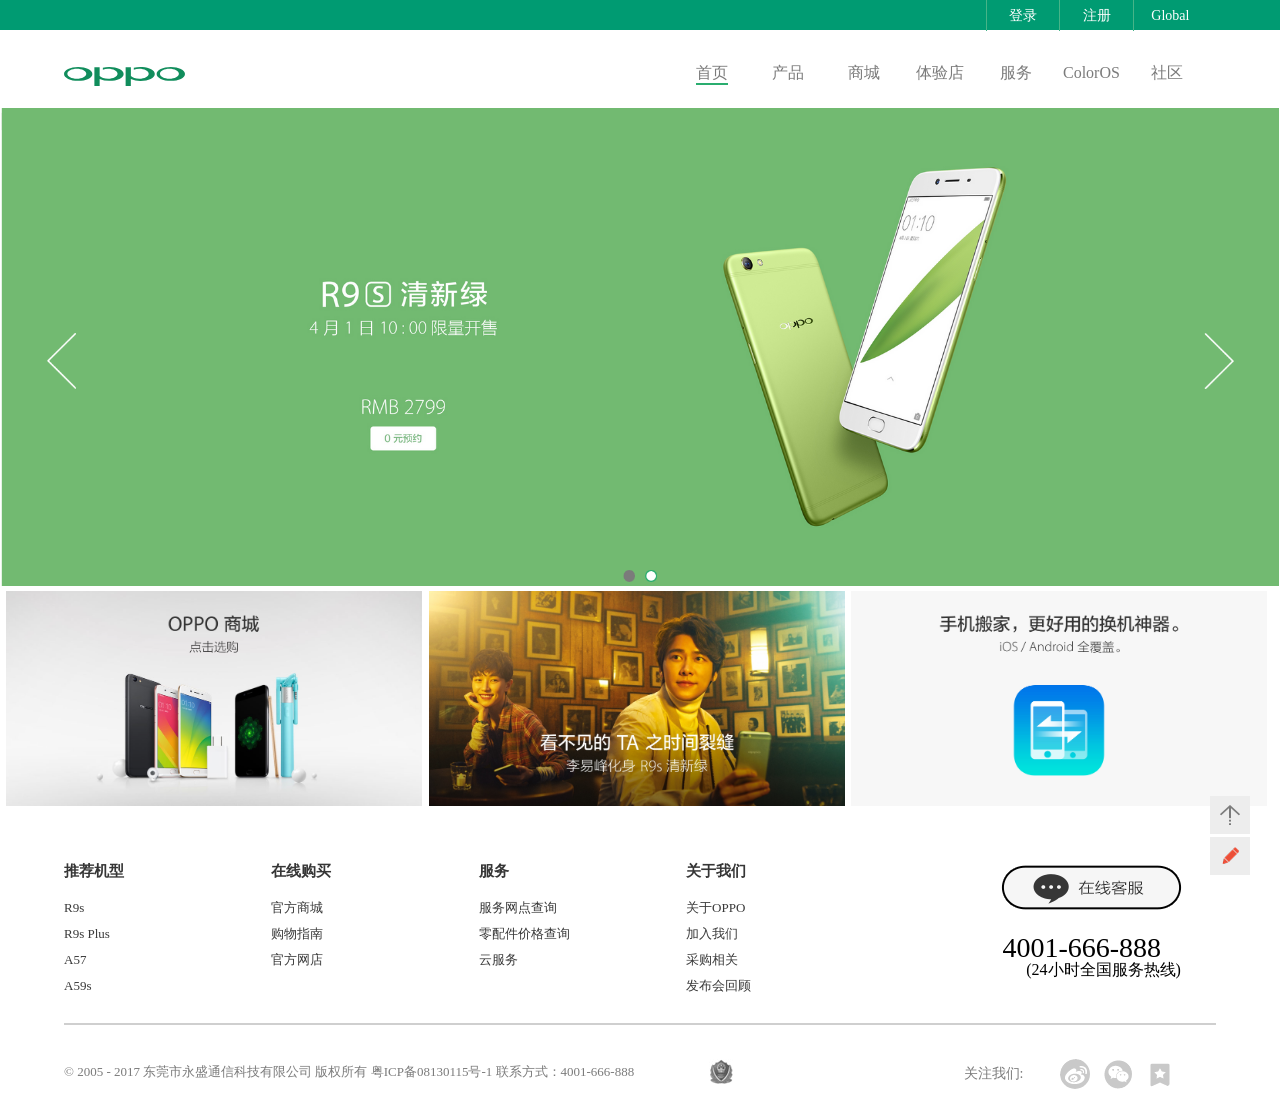
<file: OPPO/index.html>
<!doctype html>
<html>
	<head>
		<meta charset="utf-8">
		<title>oppo页面</title>
		<link rel="icon" href="./static/imgs/icon.png">
		<link rel="stylesheet" href="./static/css/reset.css">
		<link rel="stylesheet" href="./static/css/normalize.css">
		<link rel="stylesheet" href="./static/css/default1.css">
		<link rel="stylesheet" href="./static/css/default2.css">
		<link rel="stylesheet" href="./static/css/default3.css">
	</head>
	<body>
		<header>
			<div id="top">
				<ul>
					<li><a href="#">登录</a></li>
					<li><a href="#">注册</a></li>
					<li><a href="#">Global</a></li>
				</ul>
			</div>
		</header>
		<div id="top-1">
			<div id="top-2">
				<div class="list">
					<a href="#">
						<img src="./static/imgs/logo.svg">
					</a>
				</div>
				<div class="list-1">
					<ul>
						<li><a href="#" id="list-2">首页</a></li>
						<li><a href="#">产品</a></li>
						<li><a href="#">商城</a></li>
						<li><a href="#">体验店</a></li>
						<li><a href="#">服务</a></li>
						<li><a href="#">ColorOS</a></li>
						<li><a href="#">社区</a></li>
					</ul>
				</div>
			</div>
		</div>
		
		<!--第二个头部-->
		<div id="nav">
			<a href="#" class="nav1"><img src="./static/imgs/折叠.png"></a>
			<div class="nav2">
				<a href="#"><img src="./static/imgs/logo.svg"></a>
			</div>
			<a href="#" class="nav3"><img src="./static/imgs/icon-menu-user.png" width="22px" height="24px"></a>
		</div>
		<div id="hh">
			<div id="hh1"></div>
		</div>
		<div id="nav-1">
			<ul class="nav-2">
				<li class="gi nav-3"><a href="#">首页</a></li>
				<li class="gi"><a href="#">产品</a></li>
				<li class="gi"><a href="#">商城</a></li>
				<li class="gi"><a href="#">体验店</a></li>
				<li class="gi"><a href="#">服务</a></li>
				<li class="gi"><a href="#">ColorOS </a></li>
				<li class="gi"><a href="#">社区</a></li>
				<li class="gi"><a href="#">Global</a></li>
			</ul>
		</div>
		<div id="hh2">
			<a href="#"><img src="./static/imgs/5.jpg"></a>
		</div>
			
		<main>
			<section>
				<a href="#">
					<img src="./static/imgs/2.png">
				</a>
			</section>
			<div class="ttu1">
				<div class="picture">
					<a href="#">
						<img src="./static/imgs/2.jpg" alt="OPPO商城" top="OPPO商城">
					</a>
				</div>
				<div class="picture">
					<a href="#">
						<img src="./static/imgs/3.jpg" alt="《看不见的TA之时间裂缝 》 预告片" top="《看不见的TA之时间裂缝 》 预告片">
					</a>
				</div>
				<div class="picture">
					<a href="#">
						<img src="./static/imgs/4.jpg" alt="手机搬家" top="手机搬家">
					</a>
				</div>
			</div>
		</main>
		<footer>
			<div id="type">
				<div id="typeface">	
					<a href="#"><h3 class="ziti">推荐机型</h3></a>
					<ul class=" typeface-1">
						<li><a href="#">R9s</a></li>
						<li><a href="#">R9s Plus</a></li>
						<li><a href="#">A57</a></li>
						<li><a href="#">A59s</a></li>
					</ul>
				</div>
				<div id="typeface">	
					<a href="#"><h3 class="ziti">在线购买</h3></a>
					<ul class=" typeface-1">
						<li><a href="#">官方商城</a></li>
						<li><a href="#">购物指南</a></li>
						<li><a href="#">官方网店</a></li>
					</ul>
				</div>
				<div id="typeface">	
					<a href="#"><h3 class="ziti">服务</h3></a>
					<ul class=" typeface-1">
						<li><a href="#">服务网点查询</a></li>
						<li><a href="#">零配件价格查询</a></li>
						<li><a href="#">云服务</a></li>
					</ul>
				</div>
				<div id="typeface">	
					<a href="#"><h3 class="ziti">关于我们</h3></a>
					<ul class=" typeface-1">
						<li><a href="#">关于OPPO</a></li>
						<li><a href="#">加入我们</a></li>
						<li><a href="#">采购相关</a></li>
						<li><a href="#">发布会回顾</a></li>
					</ul>
				</div>	
				<div id="typeface-2">
					<a href="#">
						<img src="./static/imgs/zai.png">
					</a>
					<h2>4001-666-888</h2>
					<p>(24小时全国服务热线)</p>
				</div>
				<div id="oppo">
					<div id="oppo1">
						<a href="#"><img src="./static/imgs/zai.png"></a>
							<h3>4001-666-888</h3>
							<p>（24小时全国服务热线）</p>
					</div>
				</div>
			</div>
			<address>
				<div id="hezi">
					<p>© 2005 - 2017 东莞市永盛通信科技有限公司 版权所有 粤ICP备08130115号-1 联系方式：4001-666-888</p>
					<a href="#" class="identification"></a>
					<div id="footer-focus">
						<p>关注我们:</p>
						<a href="#">
							<span class="icon-weibo"></span>
						</a>
						<a href="#" class="qh">
							<span class="icon-wechat"></span>
							<img class="qh2" src="./static/imgs/qrcode-wx.jpg">
						</a>
						<a href="#" class="qh">
							<span class="icon-fuwuchuang"></span>
							<img class="qh2" src="./static/imgs/qrcode-fwc.jpg">
						</a>
					</div>
				</div>
			</address>
			<div id="footer-2">
				<div id="footer-3">
					<div id="footer-focus">
						<p>关注我们:</p>
						<a href="#">
							<span class="icon-weibo"></span>
						</a>
						<a href="#" class="qh">
							<span class="icon-wechat"></span>
							<img class="qh2" src="./static/imgs/qrcode-wx.jpg">
						</a>
						<a href="#" class="qh">
							<span class="icon-fuwuchuang"></span>
							<img class="qh2" src="./static/imgs/qrcode-fwc.jpg">
						</a>
					</div>	
					<div id="footer-5"><p>© 2005 - 2017 东莞市永盛通信科技有限公司 版权所有 粤ICP备08130115号-1 联系方式：4001-666-888</p></div>
					<div id="footer-6"></div>
				</div>
			</div>
		</footer>
		<!--定位-->
		<div id="ft">
			<div id="ft1">
				<a href="#top">回到顶部</a>
			</div>
			<a href="#top"><div id="f4"></div></a>
		</div>
		<div id="fo">
			<div id="fo1">
				<a href="#">意见反馈</a>
			</div>
			<a href="#"><div id="f5"></div></a>
		</div>
	</body>
</html>
</file>
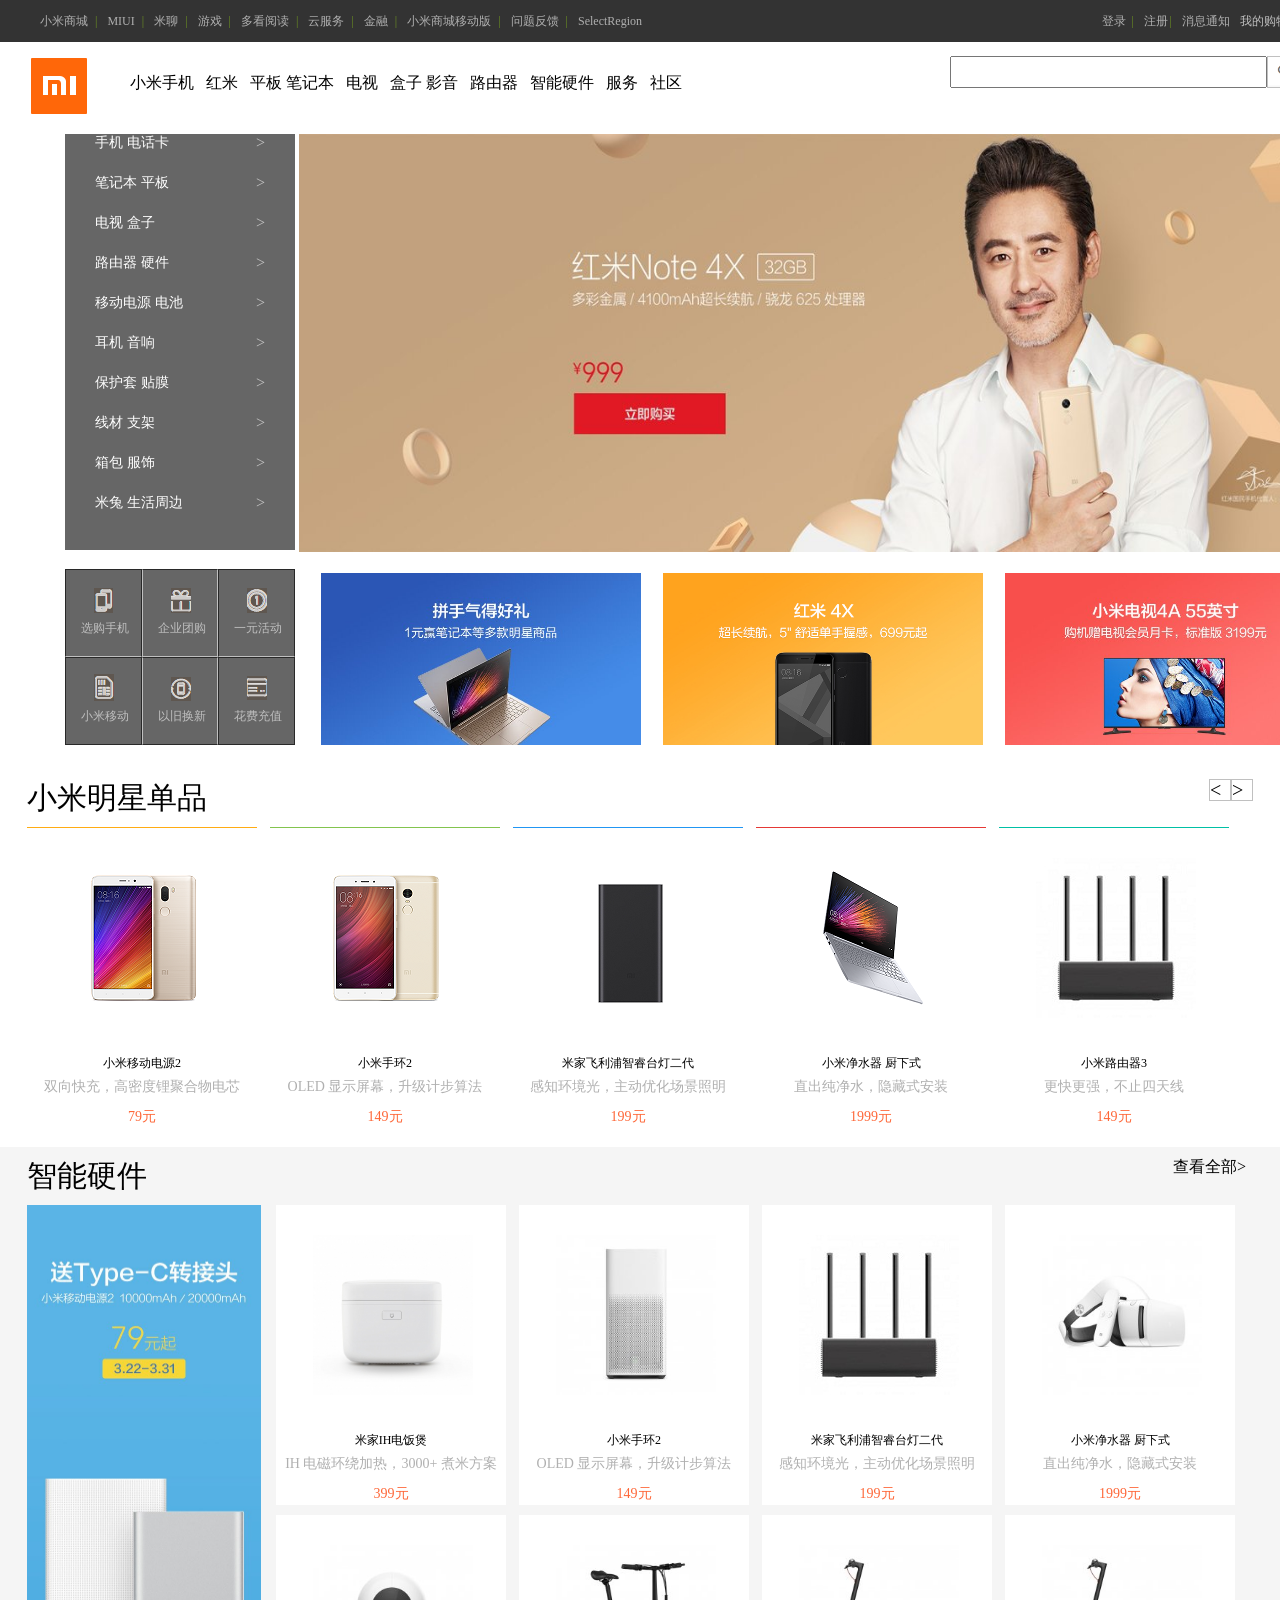
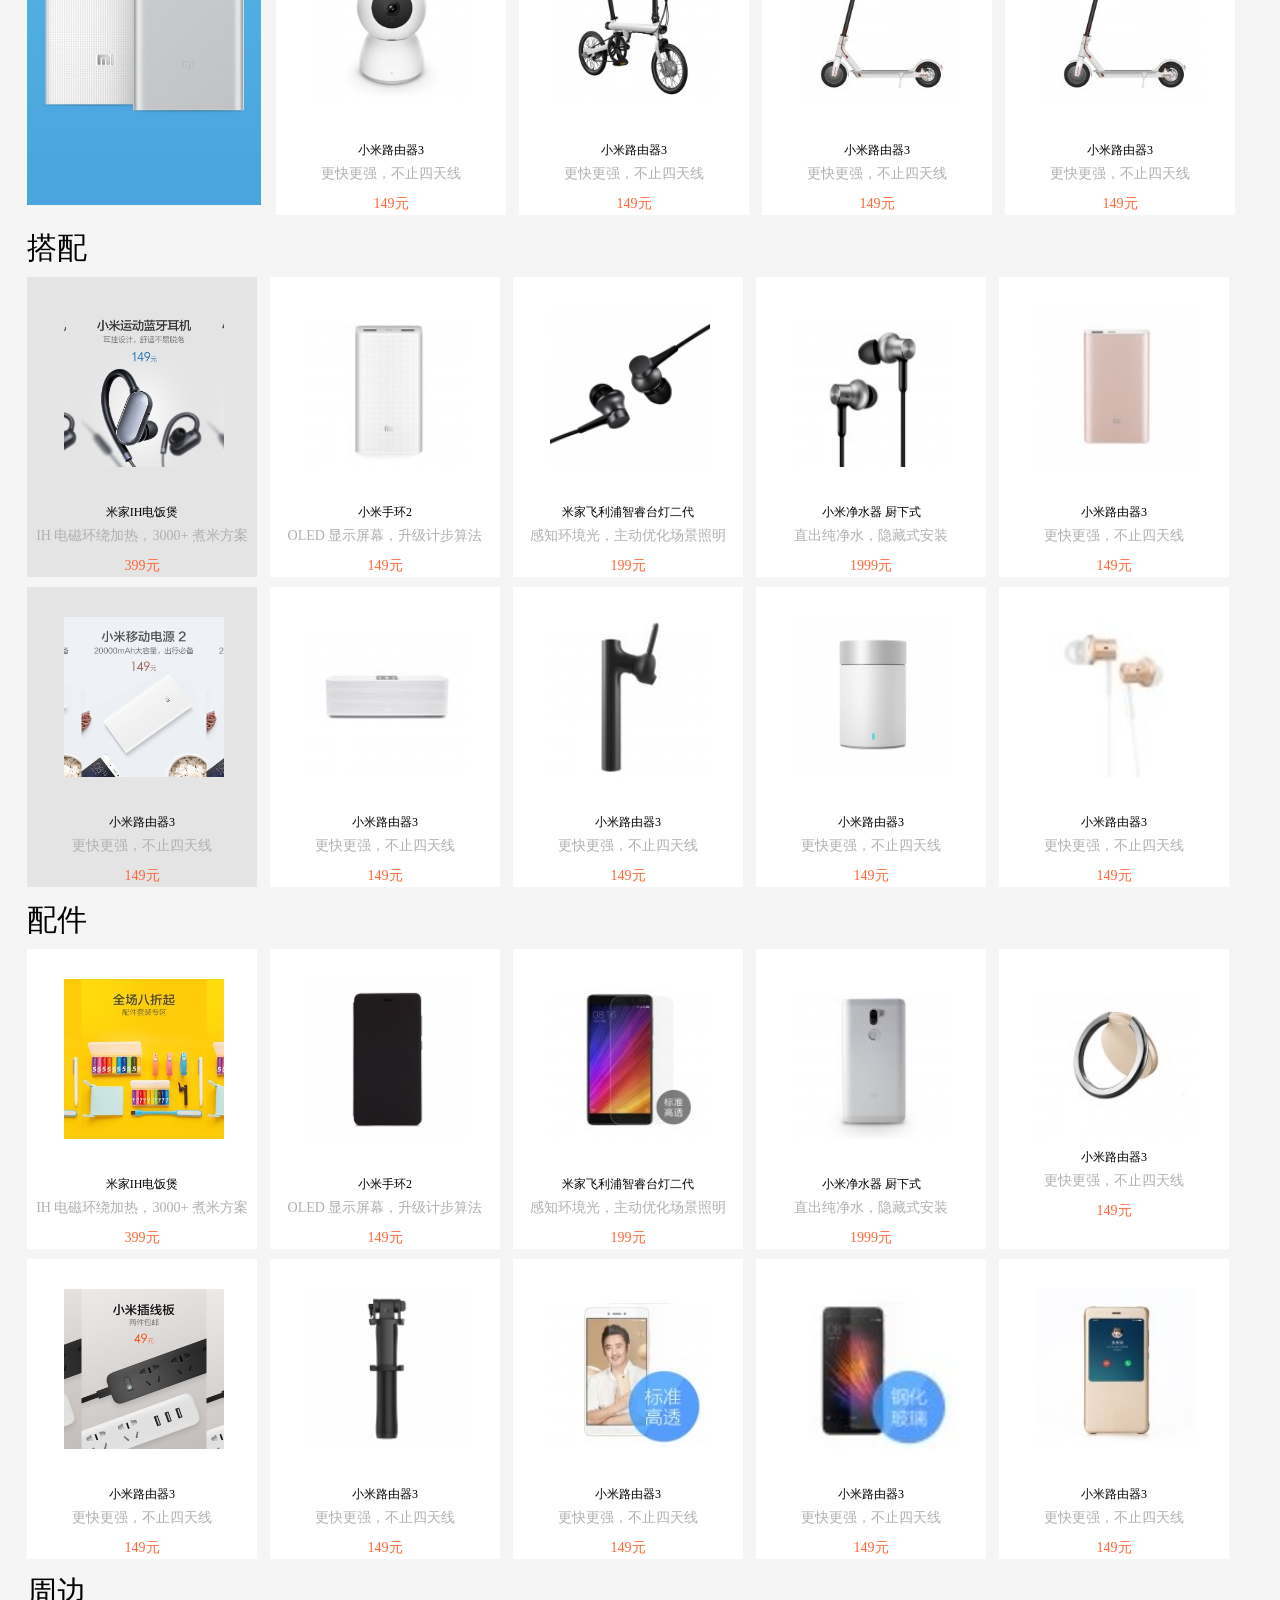
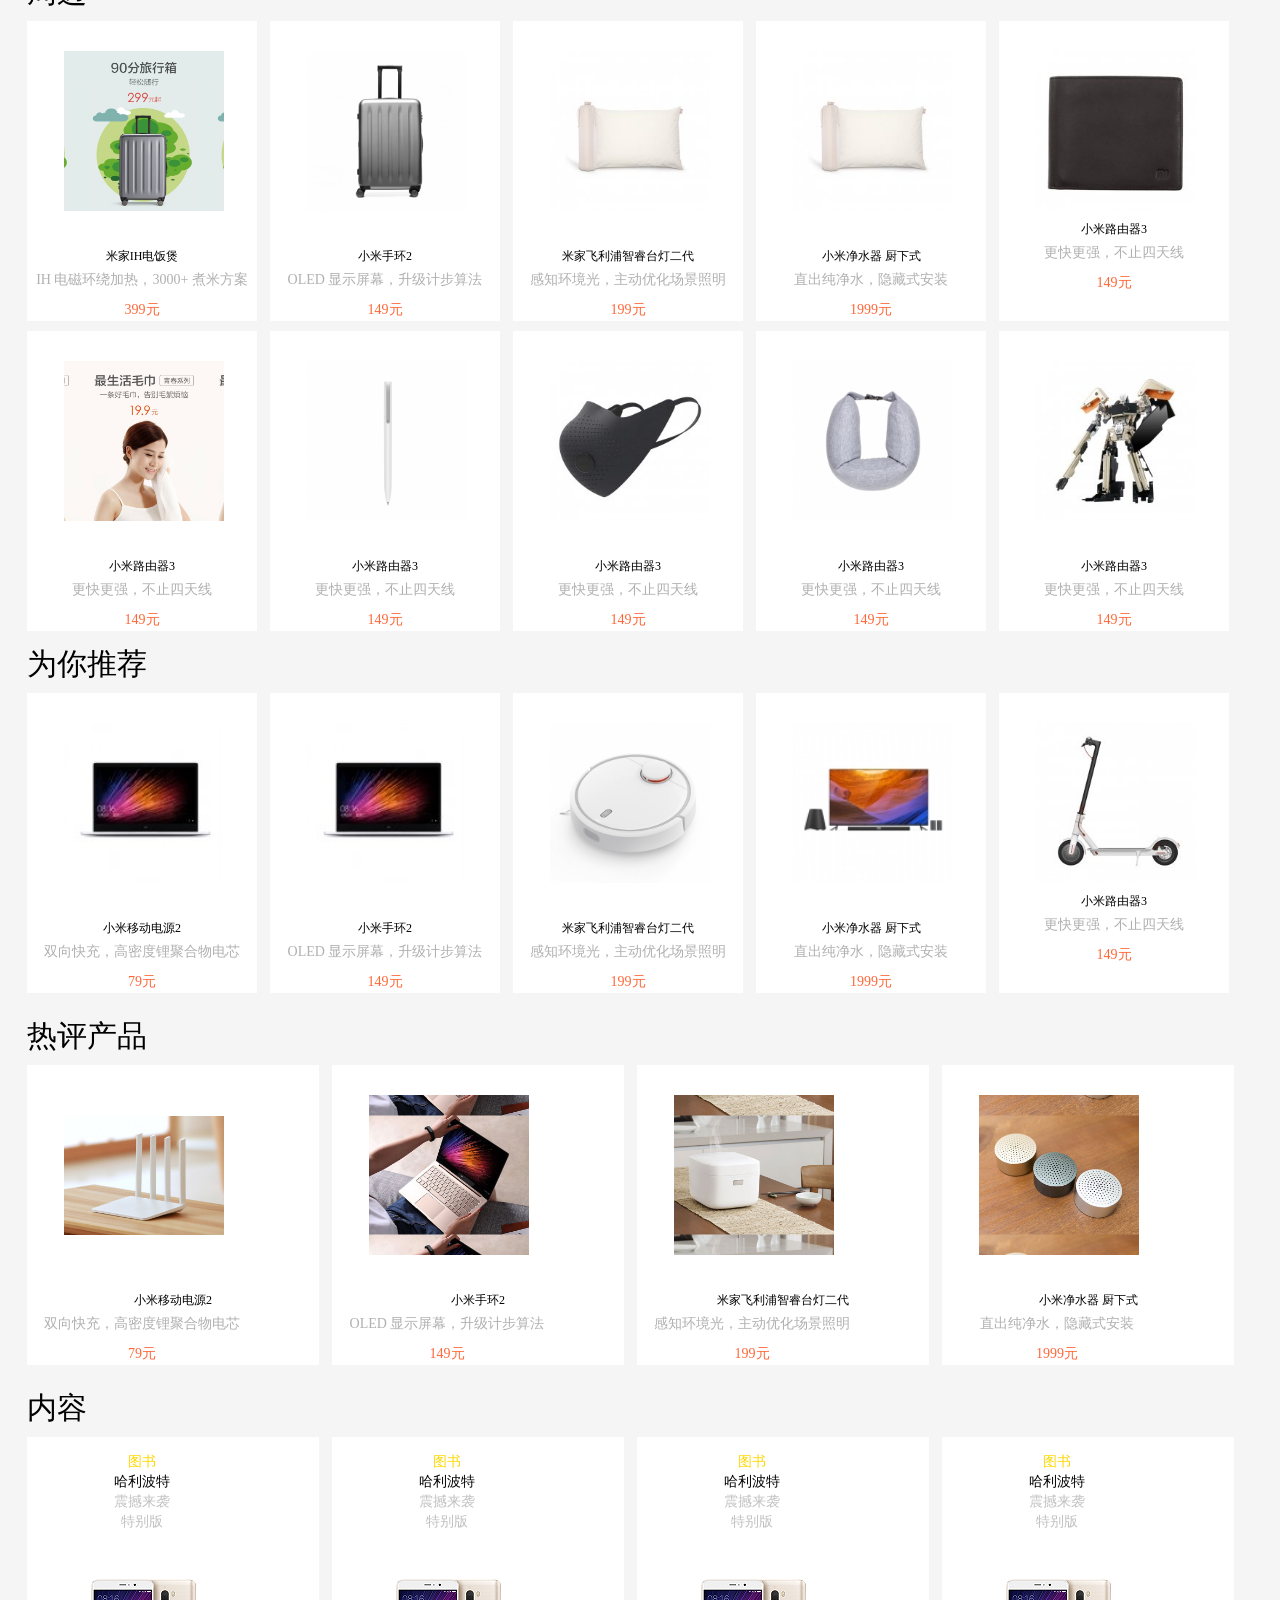
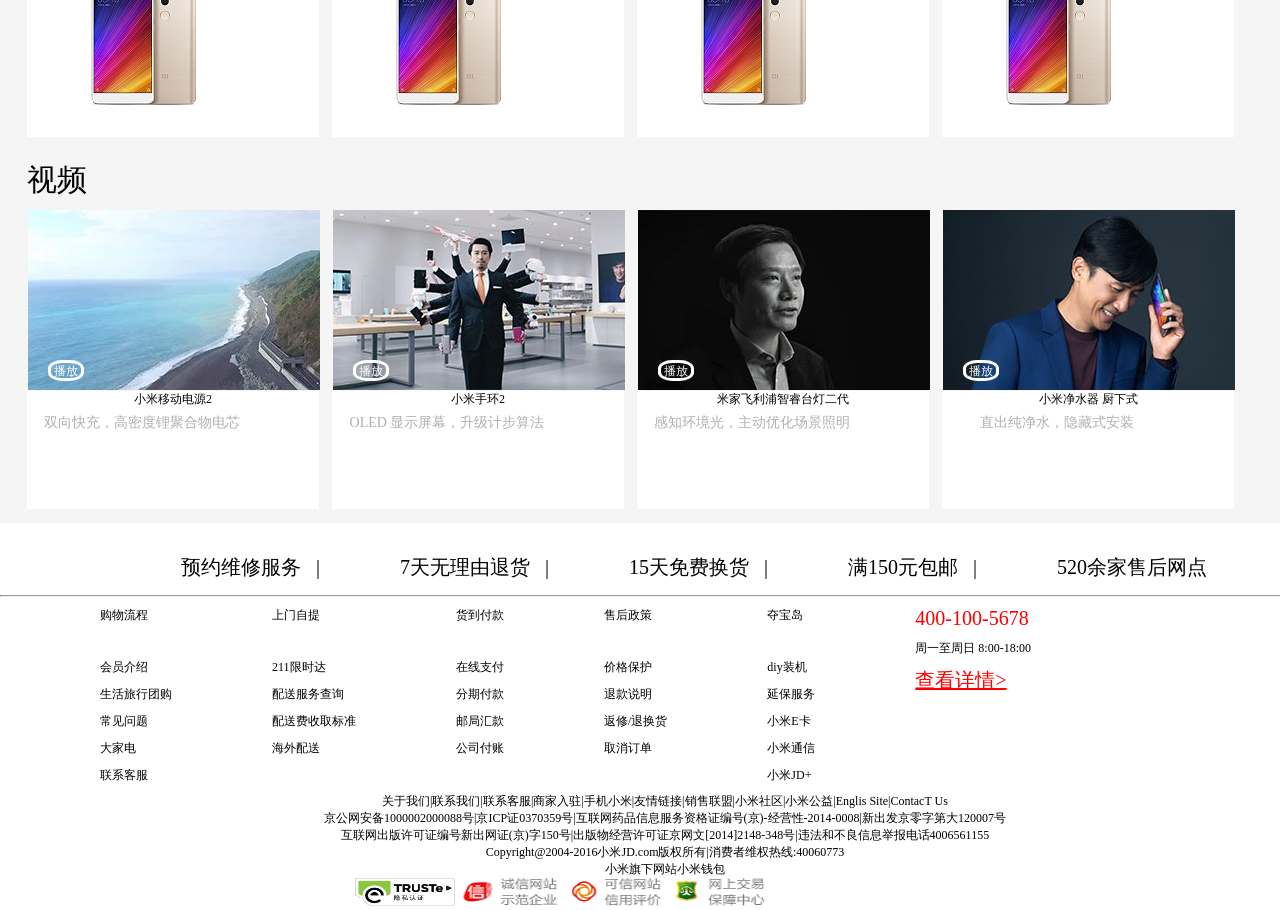
<file: smallrice/index.html>
<!doctype html>
<html>
	<head>
		<meta charset="utf-8">
		<title>小米商城</title>
		<!-- 定义网页的收藏夹图标 -->
		<link rel="icon" href="./static/imgs/xiaotupiao.png">
		<!-- 引入CSS样式-->
		<link rel="stylesheet" href="./static/css/default.css">
	</head>
	<body>
		<!--top头部开始-->
		<div id="top">
			<div id="top-in">
					<div class="t-l">
						<ul>
							<li><a href="#">小米商城</a><span>|</span>
							</li>
							<li><a href="#">MIUI</a><span>|</span>
							</li>
							<li><a href="#">米聊</a><span>|</span>
							</li>
							<li><a href="#">游戏</a><span>|</span>
							</li>
							<li><a href="#">多看阅读</a><span>|</span>
							</li>
							<li><a href="#">云服务</a><span>|</span>
							</li>
							<li><a href="#">金融</a><span>|</span>
							</li>
							<li><a href="#">小米商城移动版</a><span>|</span>
							</li>
							<li><a href="#">问题反馈</a><span>|</span>
							</li>
							<li><a href="#">SelectRegion</a>
							</li>
					</ul>
					<div class="t-r">
						<ul>
							<li><a href="#">登录 </a><span>|</span>
							</li>
							<li><a href="#">注册</a><span>|</span>
							</li>
							<li><a href="#">消息通知</a>
							</li>
							<li>我的购物车</li>
						</ul>
						
					</div>
			</div>
					
		</div>
		<!--定义top头部结束-->
		<!--定义logo区域开始-->
		<div id="logo">
			<div id="logoimg">
			</div>
			<div class="nav">
				<ul>
					<li><a href="#">小米手机&nbsp;&nbsp;&nbsp;</a></li>
					<li><a href="#">红米&nbsp;&nbsp;&nbsp;</a></li>
					<li><a href="#">平板 笔记本&nbsp;&nbsp;&nbsp;</a></li>
					<li><a href="#">电视&nbsp;&nbsp;&nbsp;</a></li>
					<li><a href="#">盒子 影音&nbsp;&nbsp;&nbsp;</a></li>
					<li><a href="#">路由器&nbsp;&nbsp;&nbsp;</a></li>
					<li><a href="#">智能硬件&nbsp;&nbsp;&nbsp;</a></li>
					<li><a href="#">服务&nbsp;&nbsp;&nbsp;</a></li>
					<li><a href="#">社区</a></li>
				</ul>
		
			</div>
			<div id="search">
				<form action="数据提交的地址" method="数据提交方式">
					<input type="search" name="search">
					
				</form>
			   <div id="sousuo">
				
				  <!-- <img src="./static/imgs/sousuo.png"> -->
			
			   </div>
			</div>
		</div>
		<!-- <div style="clear:both;"></div> -->
		<!--定义logo区域结束-->
		
		
		<!--定义centent区域开始-->
		<div id="content">
			<div id="menu">
			<ul>
				<li>
					<a href="#">
						手机 电话卡
						<span>></span>
					</a>
					<div class="list">
					
						手机 电话卡的详情
					</div>
					
				</li>
				<li><a href="#">笔记本 平板<span>></span></a></li>
				<li><a href="#">电视 盒子<span>></span></a></li>
				<li><a href="#">路由器 硬件<span>></span></a></li>
				<li><a href="#">移动电源 电池<span>></span></a></li>
				<li><a href="#">耳机 音响<span>></span></a></li>
				<li><a href="#">保护套 贴膜<span>></span></a></li>
				<li><a href="#">线材 支架<span>></span></a></li>
				<li><a href="#">箱包 服饰<span>></span></a></li>
				<li><a href="#">米兔 生活周边<span>></span></a></li>
			</ul>
			</div>
			<div id="pic">
				<img src="./static/imgs/2.jpg" width="1032px" height="418px">
			</div>
		</div>
		
		<!--定义content区域结束-->
		
		
		
		<!--定义content-t区域开始-->
		<div id="content-t">
			<div id="content-t-l">
			<div class="small-l-1"><div class="small-photo-1"></div><span class="font">选购手机</span></div>
			<div class="small-l-2"><div class="small-photo-2"></div><span class="font">企业团购</span></div>
			<div class="small-l-3"><div class="small-photo-3"></div><span class="font">一元活动</span></div>
			<div class="small-l-4"><div class="small-photo-4"></div><span class="font">小米移动</span></div>
			<div class="small-l-5"><div class="small-photo-5"></div><span class="font">以旧换新</span></div>
			<div class="small-l-6"><div class="small-photo-6"></div><span class="font">花费充值</span></div>
			</div>
			<div id="content-t-r">
				
				<div id="da-1"></div>
				<div id="da-2"></div>
				<div id="da-3"></div>
			</div>
		
		</div>
		<!--定义content-t区域结束-->
		
		<!--定义content-t-1区域开始-->
		<div id="content-t-1">
			<div id="content-t-1-1">
				<div class="title">
				小米明星单品
				</div>
				<div id="title1">
					<span>></span><span><</span>
					
					
				</div>
			</div>
		</div>
		<div>
		<!--定义content-t-1区域结束-->
		
		<!--定义content-t-2区域开始-->
		<div class="content-t-2">
			<div id="content-t-2-1">
					
				<div class="phone phone1">
						<a class="shouji"  href="#"></a>
						<a class="zi" href="">小米移动电源2</a>
						<p class="zi-p1">双向快充，高密度锂聚合物电芯</p>
						<p class="zi-p2">79元</p>
					</div>
					<div class="phone phone2">
						<a class="shouji"  href="#"></a>
						<a class="zi" href="">小米手环2</a>
						<p class="zi-p1">OLED 显示屏幕，升级计步算法</p>
						<p class="zi-p2">149元</p>
					</div>
					<div class="phone phone3">
						<a class="shouji"  href="#"></a>
						<a class="zi" href="">米家飞利浦智睿台灯二代</a>
						<p class="zi-p1">感知环境光，主动优化场景照明</p>
						<p class="zi-p2">199元</p>
					</div>
					<div class="phone phone4">
						<a class="shouji"  href="#"></a>
						<a class="zi" href="">小米净水器 厨下式</a>
						<p class="zi-p1">直出纯净水，隐藏式安装</p>
						<p class="zi-p2">1999元</p>
					</div>
					<div class="phone phone5">
						<a class="shouji"  href="#"></a>
						<a class="zi" href="">小米路由器3</a>
						<p class="zi-p1">更快更强，不止四天线</p>
						<p class="zi-p2">149元</p>
					</div>
				
			</div>
			
		</div>
		<!--定义content-t-2区域结束-->
		
		<!--定义content-t-3区域开始-->
		<div id="content-t-3">
			<div id="content-t-3-1">
				<div class="title">
				智能硬件
				</div>
				<div id="title2">
					<span>查看全部></span>
					
					
				</div>
			</div>
		</div>
		<!--定义content-t-3区域结束-->
		<!--定义content-t-4区域开始-->
		<div id="content-t-4">
			<div id="content-t-4-o">
				<div id="content-t-4-l">
					<img src="./static/imgs/14.jpg" width="234px" height="600px">
			
				</div>
				<div id="content-t-4-r">
				<div class="phone phone6">
						<a class="shouji"  href="#"></a>
						<a class="zi" href="">米家IH电饭煲</a>
						<p class="zi-p1">IH 电磁环绕加热，3000+ 煮米方案</p>
						<p class="zi-p2">399元</p>
					</div>
					<div class="phone phone7">
						<a class="shouji"  href="#"></a>
						<a class="zi" href="">小米手环2</a>
						<p class="zi-p1">OLED 显示屏幕，升级计步算法</p>
						<p class="zi-p2">149元</p>
					</div>
					<div class="phone phone8">
						<a class="shouji"  href="#"></a>
						<a class="zi" href="">米家飞利浦智睿台灯二代</a>
						<p class="zi-p1">感知环境光，主动优化场景照明</p>
						<p class="zi-p2">199元</p>
					</div>
					<div class="phone phone9">
						<a class="shouji"  href="#"></a>
						<a class="zi" href="">小米净水器 厨下式</a>
						<p class="zi-p1">直出纯净水，隐藏式安装</p>
						<p class="zi-p2">1999元</p>
					</div>
					<div class="phone phone-10">
						<a class="shouji"  href="#"></a>
						<a class="zi" href="">小米路由器3</a>
						<p class="zi-p1">更快更强，不止四天线</p>
						<p class="zi-p2">149元</p>
					</div>
					<div class="phone phone-11">
						<a class="shouji"  href="#"></a>
						<a class="zi" href="">小米路由器3</a>
						<p class="zi-p1">更快更强，不止四天线</p>
						<p class="zi-p2">149元</p>
					</div>
					<div class="phone phone-12">
						<a class="shouji"  href="#"></a>
						<a class="zi" href="">小米路由器3</a>
						<p class="zi-p1">更快更强，不止四天线</p>
						<p class="zi-p2">149元</p>
					</div>
					<div class="phone phone-13">
						<a class="shouji"  href="#"></a>
						<a class="zi" href="">小米路由器3</a>
						<p class="zi-p1">更快更强，不止四天线</p>
						<p class="zi-p2">149元</p>
					</div>
					
				</div>
			
			
			</div>
			
		
		
		
		</div>
		<!--定义content-t-4区域结束-->
		<!--定义content-t-5区域开始-->
		<div id="content-t-5">
			<div id="content-t-5-1">
				<div class="title">
				搭配
				</div>
								
				
					
					
			</div>
		</div>
		<!--定义content-t-5区域结束-->
		<!--定义content-t-6区域开始-->
		<div id="content-t-6">
			<div id="content-t-6-1">
				<div class="phone phone14">
						<a class="shouji"  href="#"></a>
						<a class="zi" href="">米家IH电饭煲</a>
						<p class="zi-p1">IH 电磁环绕加热，3000+ 煮米方案</p>
						<p class="zi-p2">399元</p>
					</div>
					<div class="phone phone15">
						<a class="shouji"  href="#"></a>
						<a class="zi" href="">小米手环2</a>
						<p class="zi-p1">OLED 显示屏幕，升级计步算法</p>
						<p class="zi-p2">149元</p>
					</div>
					<div class="phone phone16">
						<a class="shouji"  href="#"></a>
						<a class="zi" href="">米家飞利浦智睿台灯二代</a>
						<p class="zi-p1">感知环境光，主动优化场景照明</p>
						<p class="zi-p2">199元</p>
					</div>
					<div class="phone phone17">
						<a class="shouji"  href="#"></a>
						<a class="zi" href="">小米净水器 厨下式</a>
						<p class="zi-p1">直出纯净水，隐藏式安装</p>
						<p class="zi-p2">1999元</p>
					</div>
					<div class="phone phone18">
						<a class="shouji"  href="#"></a>
						<a class="zi" href="">小米路由器3</a>
						<p class="zi-p1">更快更强，不止四天线</p>
						<p class="zi-p2">149元</p>
					</div>
					<div class="phone phone-19">
						<a class="shouji"  href="#"></a>
						<a class="zi" href="">小米路由器3</a>
						<p class="zi-p1">更快更强，不止四天线</p>
						<p class="zi-p2">149元</p>
					</div>
					<div class="phone phone-20">
						<a class="shouji"  href="#"></a>
						<a class="zi" href="">小米路由器3</a>
						<p class="zi-p1">更快更强，不止四天线</p>
						<p class="zi-p2">149元</p>
					</div>
					<div class="phone phone-21">
						<a class="shouji"  href="#"></a>
						<a class="zi" href="">小米路由器3</a>
						<p class="zi-p1">更快更强，不止四天线</p>
						<p class="zi-p2">149元</p>
					</div>
					<div class="phone phone-22">
						<a class="shouji"  href="#"></a>
						<a class="zi" href="">小米路由器3</a>
						<p class="zi-p1">更快更强，不止四天线</p>
						<p class="zi-p2">149元</p>
					</div>
					<div class="phone phone-23">
						<a class="shouji"  href="#"></a>
						<a class="zi" href="">小米路由器3</a>
						<p class="zi-p1">更快更强，不止四天线</p>
						<p class="zi-p2">149元</p>
					</div>
					
				</div>
				
		</div>
			<!--定义content-t-6区域结束-->
			<!--定义content-t-7区域开始-->
			<div id="content-t-7">
			<div id="content-t-7-1">
				<div class="title">
				配件
				</div>
								
				
					
					
			</div>
			<!--定义content-t-7区域结束-->
			<!--定义content-t-8区域开始-->
			<div id="content-t-8">
			<div id="content-t-8-1">
				<div class="phone phone24">
						<a class="shouji"  href="#"></a>
						<a class="zi" href="">米家IH电饭煲</a>
						<p class="zi-p1">IH 电磁环绕加热，3000+ 煮米方案</p>
						<p class="zi-p2">399元</p>
					</div>
					<div class="phone phone25">
						<a class="shouji"  href="#"></a>
						<a class="zi" href="">小米手环2</a>
						<p class="zi-p1">OLED 显示屏幕，升级计步算法</p>
						<p class="zi-p2">149元</p>
					</div>
					<div class="phone phone26">
						<a class="shouji"  href="#"></a>
						<a class="zi" href="">米家飞利浦智睿台灯二代</a>
						<p class="zi-p1">感知环境光，主动优化场景照明</p>
						<p class="zi-p2">199元</p>
					</div>
					<div class="phone phone27">
						<a class="shouji"  href="#"></a>
						<a class="zi" href="">小米净水器 厨下式</a>
						<p class="zi-p1">直出纯净水，隐藏式安装</p>
						<p class="zi-p2">1999元</p>
					</div>
					<div class="phone phone28">
						<a class="shouji"  href="#"></a>
						<a class="zi" href="">小米路由器3</a>
						<p class="zi-p1">更快更强，不止四天线</p>
						<p class="zi-p2">149元</p>
					</div>
					<div class="phone phone-29">
						<a class="shouji"  href="#"></a>
						<a class="zi" href="">小米路由器3</a>
						<p class="zi-p1">更快更强，不止四天线</p>
						<p class="zi-p2">149元</p>
					</div>
					<div class="phone phone-30">
						<a class="shouji"  href="#"></a>
						<a class="zi" href="">小米路由器3</a>
						<p class="zi-p1">更快更强，不止四天线</p>
						<p class="zi-p2">149元</p>
					</div>
					<div class="phone phone-31">
						<a class="shouji"  href="#"></a>
						<a class="zi" href="">小米路由器3</a>
						<p class="zi-p1">更快更强，不止四天线</p>
						<p class="zi-p2">149元</p>
					</div>
					<div class="phone phone-32">
						<a class="shouji"  href="#"></a>
						<a class="zi" href="">小米路由器3</a>
						<p class="zi-p1">更快更强，不止四天线</p>
						<p class="zi-p2">149元</p>
					</div>
					<div class="phone phone-33">
						<a class="shouji"  href="#"></a>
						<a class="zi" href="">小米路由器3</a>
						<p class="zi-p1">更快更强，不止四天线</p>
						<p class="zi-p2">149元</p>
					</div>
					
				</div>
			
			
			</div>
			<!--定义content-t-8区域结束-->
			<!--定义content-t-9区域开始-->
			<div id="content-t-9">
			<div id="content-t-9-1">
				<div class="title">
				周边
				</div>
								
				
					
					
			</div>
			<!--定义content-t-9区域结束-->
			<!--定义content-t-10区域开始-->
			<div id="content-t-10">
			<div id="content-t-10-1">
				<div class="phone phone34">
						<a class="shouji"  href="#"></a>
						<a class="zi" href="">米家IH电饭煲</a>
						<p class="zi-p1">IH 电磁环绕加热，3000+ 煮米方案</p>
						<p class="zi-p2">399元</p>
					</div>
					<div class="phone phone35">
						<a class="shouji"  href="#"></a>
						<a class="zi" href="">小米手环2</a>
						<p class="zi-p1">OLED 显示屏幕，升级计步算法</p>
						<p class="zi-p2">149元</p>
					</div>
					<div class="phone phone36">
						<a class="shouji"  href="#"></a>
						<a class="zi" href="">米家飞利浦智睿台灯二代</a>
						<p class="zi-p1">感知环境光，主动优化场景照明</p>
						<p class="zi-p2">199元</p>
					</div>
					<div class="phone phone37">
						<a class="shouji"  href="#"></a>
						<a class="zi" href="">小米净水器 厨下式</a>
						<p class="zi-p1">直出纯净水，隐藏式安装</p>
						<p class="zi-p2">1999元</p>
					</div>
					<div class="phone phone38">
						<a class="shouji"  href="#"></a>
						<a class="zi" href="">小米路由器3</a>
						<p class="zi-p1">更快更强，不止四天线</p>
						<p class="zi-p2">149元</p>
					</div>
					<div class="phone phone-39">
						<a class="shouji"  href="#"></a>
						<a class="zi" href="">小米路由器3</a>
						<p class="zi-p1">更快更强，不止四天线</p>
						<p class="zi-p2">149元</p>
					</div>
					<div class="phone phone-40">
						<a class="shouji"  href="#"></a>
						<a class="zi" href="">小米路由器3</a>
						<p class="zi-p1">更快更强，不止四天线</p>
						<p class="zi-p2">149元</p>
					</div>
					<div class="phone phone-41">
						<a class="shouji"  href="#"></a>
						<a class="zi" href="">小米路由器3</a>
						<p class="zi-p1">更快更强，不止四天线</p>
						<p class="zi-p2">149元</p>
					</div>
					<div class="phone phone-42">
						<a class="shouji"  href="#"></a>
						<a class="zi" href="">小米路由器3</a>
						<p class="zi-p1">更快更强，不止四天线</p>
						<p class="zi-p2">149元</p>
					</div>
					<div class="phone phone-43">
						<a class="shouji"  href="#"></a>
						<a class="zi" href="">小米路由器3</a>
						<p class="zi-p1">更快更强，不止四天线</p>
						<p class="zi-p2">149元</p>
					</div>
					
				</div>
			
			
			</div>
			<!--定义content-t-10区域结束-->
			<!--定义content-t-11区域开始-->
			<div id="content-t-11">
				<div id="content-t-11-1">
				<div class="title">
				为你推荐
				</div>
								
				
					
					
				</div>
			</div>
			<!--定义content-t-11区域结束-->
			<!--定义content-t-12区域开始-->
			<div id="content-t-12">
				<div id="content-t-12-1">
					<div class="phone phone44">
						<a class="shouji"  href="#"></a>
						<a class="zi" href="">小米移动电源2</a>
						<p class="zi-p1">双向快充，高密度锂聚合物电芯</p>
						<p class="zi-p2">79元</p>
					</div>
					<div class="phone phone45">
						<a class="shouji"  href="#"></a>
						<a class="zi" href="">小米手环2</a>
						<p class="zi-p1">OLED 显示屏幕，升级计步算法</p>
						<p class="zi-p2">149元</p>
					</div>
					<div class="phone phone46">
						<a class="shouji"  href="#"></a>
						<a class="zi" href="">米家飞利浦智睿台灯二代</a>
						<p class="zi-p1">感知环境光，主动优化场景照明</p>
						<p class="zi-p2">199元</p>
					</div>
					<div class="phone phone47">
						<a class="shouji"  href="#"></a>
						<a class="zi" href="">小米净水器 厨下式</a>
						<p class="zi-p1">直出纯净水，隐藏式安装</p>
						<p class="zi-p2">1999元</p>
					</div>
					<div class="phone phone48">
						<a class="shouji"  href="#"></a>
						<a class="zi" href="">小米路由器3</a>
						<p class="zi-p1">更快更强，不止四天线</p>
						<p class="zi-p2">149元</p>
					</div>
			
				</div>
			</div>
			<!--定义content-t-12区域结束-->
			<!--定义content-t-13区域开始-->
			<div id="content-t-11">
				<div id="content-t-11-1">
				<div class="title">
				热评产品
				</div>
								
				
					
					
				</div>
			</div>	
			<!--定义content-t-13区域结束-->
			<!--定义content-t-14区域开始-->
			<div id="content-t-14">
				<div id="content-t-14-1">
					<div class="phone phone--49">
						<a class="shouji"  href="#"></a>
						<a class="zi" href="">小米移动电源2</a>
						<p class="zi-p1">双向快充，高密度锂聚合物电芯</p>
						<p class="zi-p2">79元</p>
					</div>
					<div class="phone phone--50">
						<a class="shouji"  href="#"></a>
						<a class="zi" href="">小米手环2</a>
						<p class="zi-p1">OLED 显示屏幕，升级计步算法</p>
						<p class="zi-p2">149元</p>
					</div>
					<div class="phone phone--51">
						<a class="shouji"  href="#"></a>
						<a class="zi" href="">米家飞利浦智睿台灯二代</a>
						<p class="zi-p1">感知环境光，主动优化场景照明</p>
						<p class="zi-p2">199元</p>
					</div>
					<div class="phone phone--52">
						<a class="shouji"  href="#"></a>
						<a class="zi" href="">小米净水器 厨下式</a>
						<p class="zi-p1">直出纯净水，隐藏式安装</p>
						<p class="zi-p2">1999元</p>
					</div>
					
			
				</div>
			</div>
			
			
			
			<div id="content-t-11">
				<div id="content-t-11-1">
				<div class="title">
				内容
				</div>
								
				
					
					
				</div>
			</div>	
			<!--定义content-t-13区域结束-->
			<!--定义content-t-14区域开始-->
			<div id="content-t-14">
				<div id="content-t-14-1">
					<div class="phone phone---53">
					<p style="color:gold;margin-top:15px;">图书</p>
					<p>哈利波特</p>
					<p style="color:silver">震撼来袭</p>
					<p style="color:silver">特别版</p>
						<a class="shouji"  href="#"></a>
						
					</div>
					<div class="phone phone---54">
					<p style="color:gold;margin-top:15px;">图书</p>
					<p>哈利波特</p>
					<p style="color:silver">震撼来袭</p>
					<p style="color:silver">特别版</p>
						<a class="shouji"  href="#"></a>
						
					</div>
					<div class="phone phone---55">
					<p style="color:gold;margin-top:15px;">图书</p>
					<p>哈利波特</p>
					<p style="color:silver">震撼来袭</p>
					<p style="color:silver">特别版</p>
						<a class="shouji"  href="#"></a>
						
					</div>
					<div class="phone phone---56">
					<p style="color:gold;margin-top:15px;">图书</p>
					<p>哈利波特</p>
					<p style="color:silver">震撼来袭</p>
					<p style="color:silver">特别版</p>
						<a class="shouji"  href="#"></a>
						
					</div>
					
			
				</div>
			</div>
			
			
			
			<div id="content-t-11">
				<div id="content-t-11-1">
				<div class="title">
				视频
				</div>
								
				
					
					
				</div>
			</div>	
			<!--定义content-t-13区域结束-->
			<!--定义content-t-14区域开始-->
			<div id="content-t-14">
				<div id="content-t-14-1">
					<div class="phone phone---49">
						<div class="h-1" href="#"><div class="play" ><span style="color:white;">播放</span></div></div>
						<a class="zi" href="">小米移动电源2</a>
						<p class="zi-p1">双向快充，高密度锂聚合物电芯</p>
						
					</div>
					<div class="phone phone--57">
						<div class="h-2"  href="#" style="background:url('./static/imgs/66.jpg')"><div class="play" ><span style="color:white;">播放</span></div></div>
						<a class="zi" href="">小米手环2</a>
						<p class="zi-p1">OLED 显示屏幕，升级计步算法</p>
						
					</div>
					<div class="phone phone--58">
						<div class="h-3"  href="#" style="background:url('./static/imgs/67.jpg')"><div class="play" ><span style="color:white;">播放</span></div></div>
						<a class="zi" href="">米家飞利浦智睿台灯二代</a>
						<p class="zi-p1">感知环境光，主动优化场景照明</p>
						
					</div>
					<div class="phone phone--59">
						<div class="h-4"  href="#" style="background:url('./static/imgs/68.jpg')"><div class="play" ><span style="color:white;">播放</span></div></div>
						<a class="zi" href="">小米净水器 厨下式</a>
						<p class="zi-p1">直出纯净水，隐藏式安装</p>
						
					</div>
					
			
				</div>
			</div>
			
<!--================================foot内容开始==============================-->
				<div id="foot">
				<div class="bbbb">
				<ul class="b1">
				<li><span>预约维修服务&nbsp;&nbsp;&nbsp;|</span>
						</li>
						<li><span>7天无理由退货&nbsp;&nbsp;&nbsp;|</span>
						</li>
						<li><span>15天免费换货&nbsp;&nbsp;&nbsp;|</span>
						</li>
						<li><span>满150元包邮&nbsp;&nbsp;&nbsp;|</span>
						</li>
						<li><span>520余家售后网点</span>
						</li>
				</ul>
				</div>
				<hr/>
					<ul class="foot-1">
						<li>购物流程</li>
								<li style="height:15px;"></li>
						<li>会员介绍</li>
						<li>生活旅行团购</li>
						<li>常见问题</li>
						<li>大家电</li>
						<li>联系客服</li>
					</ul>
					<ul class="foot-2">
						
						<li>上门自提</li>
						<li style="height:15px;"></li>
						<li>211限时达</li>
						<li>配送服务查询</li>
						<li>配送费收取标准</li>
						<li>海外配送</li>
					</ul>
					<ul class="foot-3">
						
						<li>货到付款</li>
						<li style="height:15px;"></li>
						<li>在线支付</li>
						<li>分期付款</li>
						<li>邮局汇款</li>
						<li>公司付账</li>
					</ul>
					<ul class="foot-4">
						
						<li>售后政策</li>
						<li style="height:15px;"></li>
						<li>价格保护</li>
						<li>退款说明</li>
						<li>返修/退换货</li>
						<li>取消订单</li>
					</ul>
					<ul class="foot-5">
						
						<li>夺宝岛</li>
						<li style="height:15px;"></li>
						<li>diy装机</li>
						<li>延保服务</li>
						<li>小米E卡</li>
						<li>小米通信</li>
						<li>小米JD+</li>
					</ul>
		
					<ul class="foot-6">
						<li><span style="color:red">400-100-5678</span>
						</li>
						<li>周一至周日 8:00-18:00</li>
						
						<li><a href="#" style="color:red">查看详情></a>
						</li>
					</ul>
					
					<div class="foot-bottom">关于我们|联系我们|联系客服|商家入驻|手机小米|友情链接|销售联盟|小米社区|小米公益|Englis Site|ContacT Us
						<br>京公网安备1000002000088号|京ICP证0370359号|互联网药品信息服务资格证编号(京)-经营性-2014-0008|新出发京零字第大120007号
						<br>互联网出版许可证编号新出网证(京)字150号|出版物经营许可证京网文[2014]2148-348号|违法和不良信息举报电话4006561155
						<br>Copyright@2004-2016小米JD.com版权所有|消费者维权热线:40060773
						<br>小米旗下网站小米钱包
						<br>
						<div id="jiao">
							<ul>
							<li>
								<img src="./static/imgs/69.png" width="100px" height="28px">
							</li>
							<li>
								<img src="./static/imgs/70.png" width="100px" height="28px">
							</li>
							<li>
								<img src="./static/imgs/72.png" width="100px" height="28px">
							</li>
							<li>
								<img src="./static/imgs/73.png" width="100px" height="28px">
							</li>
							
							</ul>
						</div>
						
					</div>
				</div>
				<!--================================foot内容结束==============================-->
			
	</body>
</html>
</file>
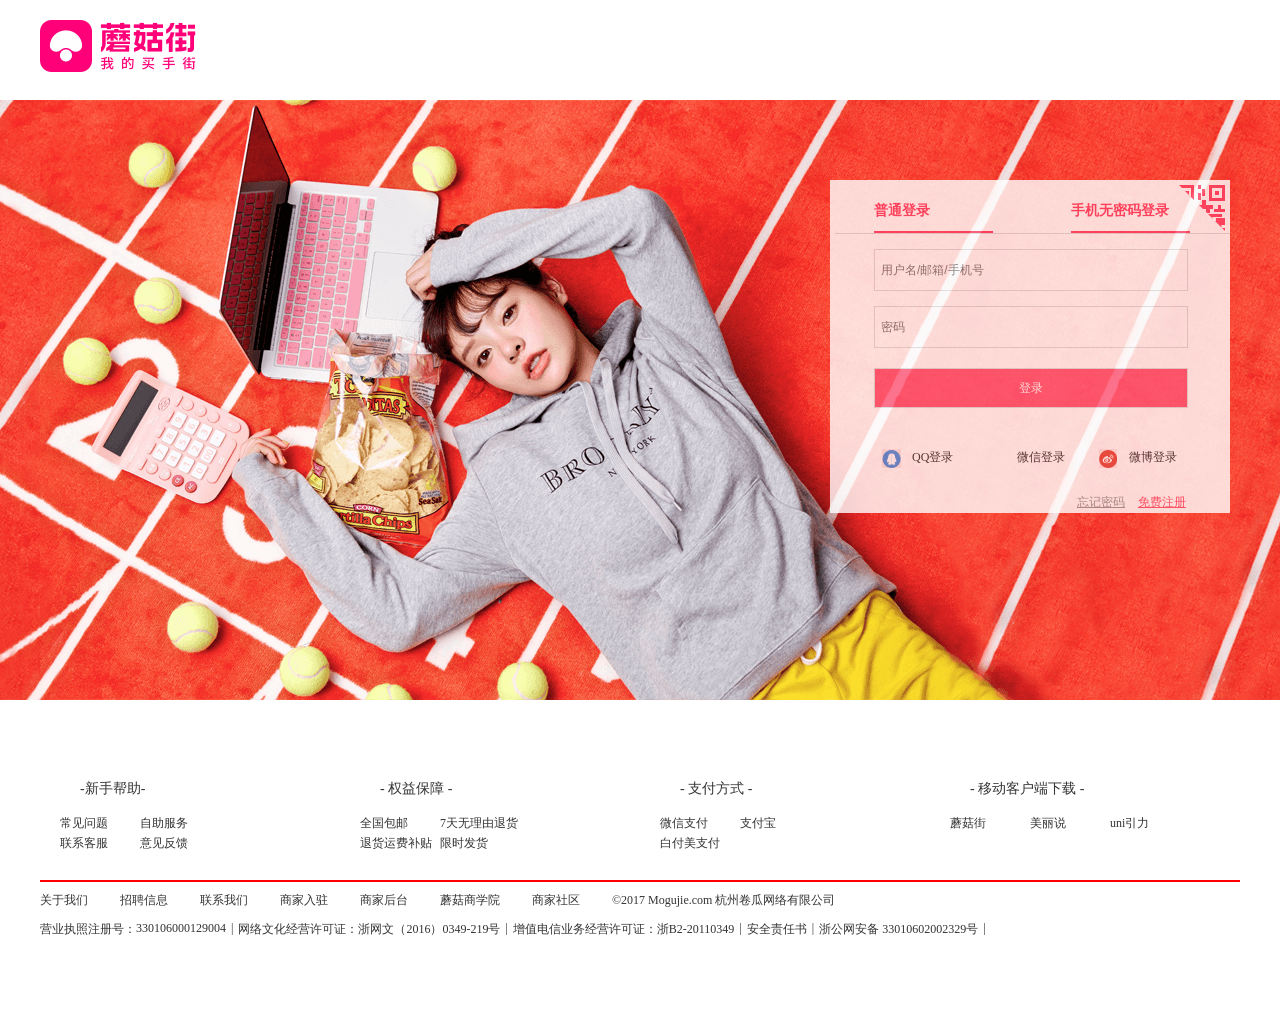
<file: mogujie/denglu/index.html>
<!DOCTYPE html>
<html lang="en">
<head>
	<meta charset="UTF-8">
	<title>登录页</title>
	<link rel="icon" href="./static/imgs/1.png">
	<link rel="stylesheet" href="./static/css/default.css">
</head>
<body>
	<!--头部-->
	<div id="header">
		<div class="login">
			<img src="./static/imgs/2.png" alt="">
		</div>
	</div>
	<!--中间部分-->
	<div id="banner">
		<div class="banner-in">
			<div id="login">
				<div class="frame-title">
					<div class="enter"><a href="">普通登录</a></div>
					<div class="enter"><a href="">手机无密码登录</a></div>
				</div>
				<input id="user-name" type="text" placeholder="用户名/邮箱/手机号">
				<span>! 账户不存在！</span>
				<input id="user-password" type="password" placeholder="密码">
				<span>! 密码错误！</span>
				<input id="denglu" type="submit" value="登录" class="sub">
				<div class="qq-weixin-sina">
					<span class="qq"><i></i> QQ登录</span>
					<span class="weixin"><i></i> 微信登录</span>
					<span class="sina"><i></i> 微博登录</span>
				</div>
				<div class="pwd-reg">
					<a href="">忘记密码</a>
					<a href="">免费注册</a>
				</div>
				<div class="erweima"></div>
			</div>
		</div>
	</div>
		
		<!--底部-->
	<div id="footer">
		<div class="httop">
			<ul>
				<li><a href="javascript:void()">-新手帮助-</a></li>
				<li><a href="">常见问题</a></li>
				<li><a href="">自助服务</a></li>
				<li><a href="">联系客服</a></li>
				<li><a href="">意见反馈</a></li>
			</ul>
			<ul>
				<li><a href="javascript:void()">- 权益保障 -</a></li>
				<li><a href="">全国包邮</a></li>
				<li><a href="">7天无理由退货</a></li>
				<li><a href="">退货运费补贴</a></li>
				<li><a href="">限时发货</a></li>
			</ul>
			<ul>
				<li><a href="javascript:void()">- 支付方式 -</a></li>
				<li><a href="">微信支付</a></li>
				<li><a href="">支付宝</a></li>
				<li><a href="">白付美支付</a></li>
				<li><a href="">&nbsp;</a></li>
			</ul>
			<ul>
				<li><a href="javascript:void()">- 移动客户端下载 -</a></li>
				<li><a href="">蘑菇街</a></li>
				<li><a href="">美丽说</a></li>
				<li><a href="">uni引力</a></li>
				<li><a href="">&nbsp;</a></li>
			</ul>
		</div>
		<span class="hongxian"></span>
		<div class="htbottom">
			<div class="ourinfo">
				<ul>
					<li><a href="">关于我们</a></li>
					<li><a href="">招聘信息</a></li>
					<li><a href="">联系我们</a></li>
					<li><a href="">商家入驻</a></li>
					<li><a href="">商家后台</a></li>
					<li><a href="">蘑菇商学院</a></li>
					<li><a href="">商家社区</a></li>
					<li><a href="javascript:void:()">©2017 Mogujie.com 杭州卷瓜网络有限公司</a></li>
				</ul>
			</div>
			<div class="bqinfo">
				<ul>
					<li>营业执照注册号：</li>
					<li><a href="">330106000129004</a></li>
					<li class="separate">|</li>
					<li>网络文化经营许可证：</li>
					<li><a href="">浙网文（2016）0349-219号</a></li>
					<li class="separate">|</li>
					<li>增值电信业务经营许可证：</li>
					<li><a href="">浙B2-20110349</a></li>
					<li class="separate">|</li>
					<li>安全责任书</li>
					<li class="separate">|</li>
					<li> <a href="">浙公网安备 33010602002329号</a></li>
					<li class="separate">|</li>
				</ul>
			</div>
		</div>
	</div>
</body>
</html>
</file>
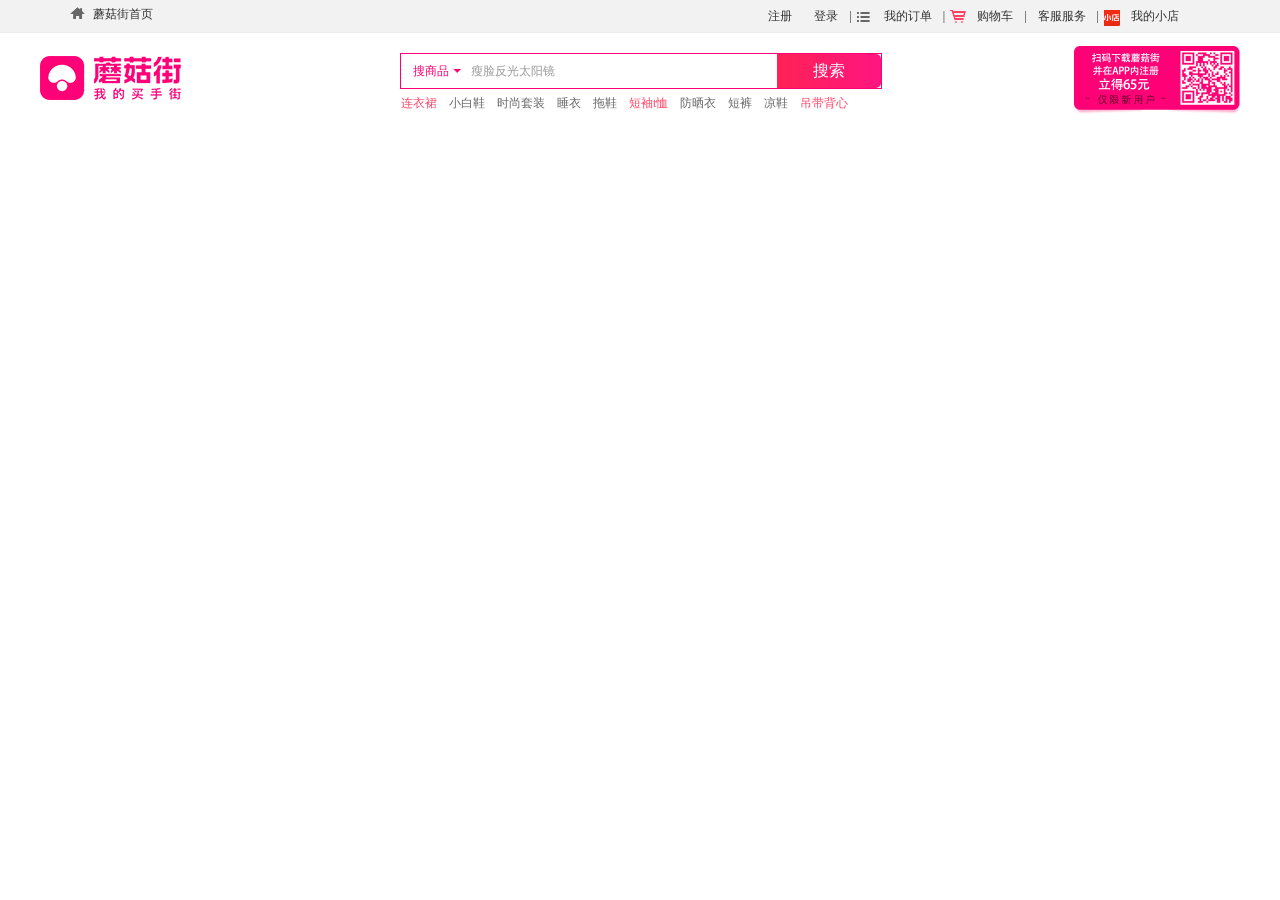
<file: mogujie/列表页/index.html>
<!DOCTYPE html>
<html lang="en">
<head>
	<meta charset="UTF-8">
	<title>列表页</title>
	<link rel="icon" href="./static/imgs/1.png">
	<link rel="stylesheet" href="./static/css/default.css">
</head>
<body>
	<!--头部-->
	<div id="top">
		<div id="header">
			<div id="home">
			<span></span>
			<a class="home-name" href="">蘑菇街首页</a>
			</div>
			<ul id="nav">
				<li><a href="">注册</a></li>
				<li><a href="">登录</a>|</li>
				<li><span></span><a href="">我的订单</a>|</li>
				<li><span></span><a href="">购物车</a>|</li>
				<li><a href="">客服服务</a>|</li>
				<li><span></span><a href="">我的小店</a></li>
			</ul>
			
		</div>
	</div>
	<!--LOGIN区域-->
	<div id="header-m">
			<div class="h-login">
				<div class="h-login-l"></div>
				<!--头中中间部分搜索区-->
				<div class="h-login-m">
					<div class="search-box">
						<div class="selectbox"><span class="selected">搜商品</span></div>
						<form  id="nav_form" action="">
							<input class="nav_txt" type="text" value="瘦脸反光太阳镜">
							<input class="ts_btn" value="搜索" type="submit">
							<div class="ts_hotwords">
								<a class="ts_hotword" href="" style="color:#ff4466">连衣裙</a>
								<a class="ts_hotword" href="" style="color:#666">小白鞋</a>
								<a class="ts_hotword" href="" style="color:#666">时尚套装</a>
								<a class="ts_hotword" href="" style="color:#666">睡衣</a>
								<a class="ts_hotword" href="" style="color:#666">拖鞋</a>
								<a class="ts_hotword" href="" style="color:#ff4466">短袖t恤</a>
								<a class="ts_hotword" href="" style="color:#666">防晒衣</a>
								<a class="ts_hotword" href="" style="color:#666">短裤</a>
								<a class="ts_hotword" href="" style="color:#666">凉鞋</a>
								<a class="ts_hotword" href="" style="color:#ff4466">吊带背心</a>
							</div>
						</form>
					</div>
				</div>
				<!--头右边的首页图标信息-->
				<div class="h-login-r">
					<img src="./static/imgs/4.png" alt="">
				</div>
			</div>
	</div>
	
	<!--导航-->

</body>
</html>
</file>
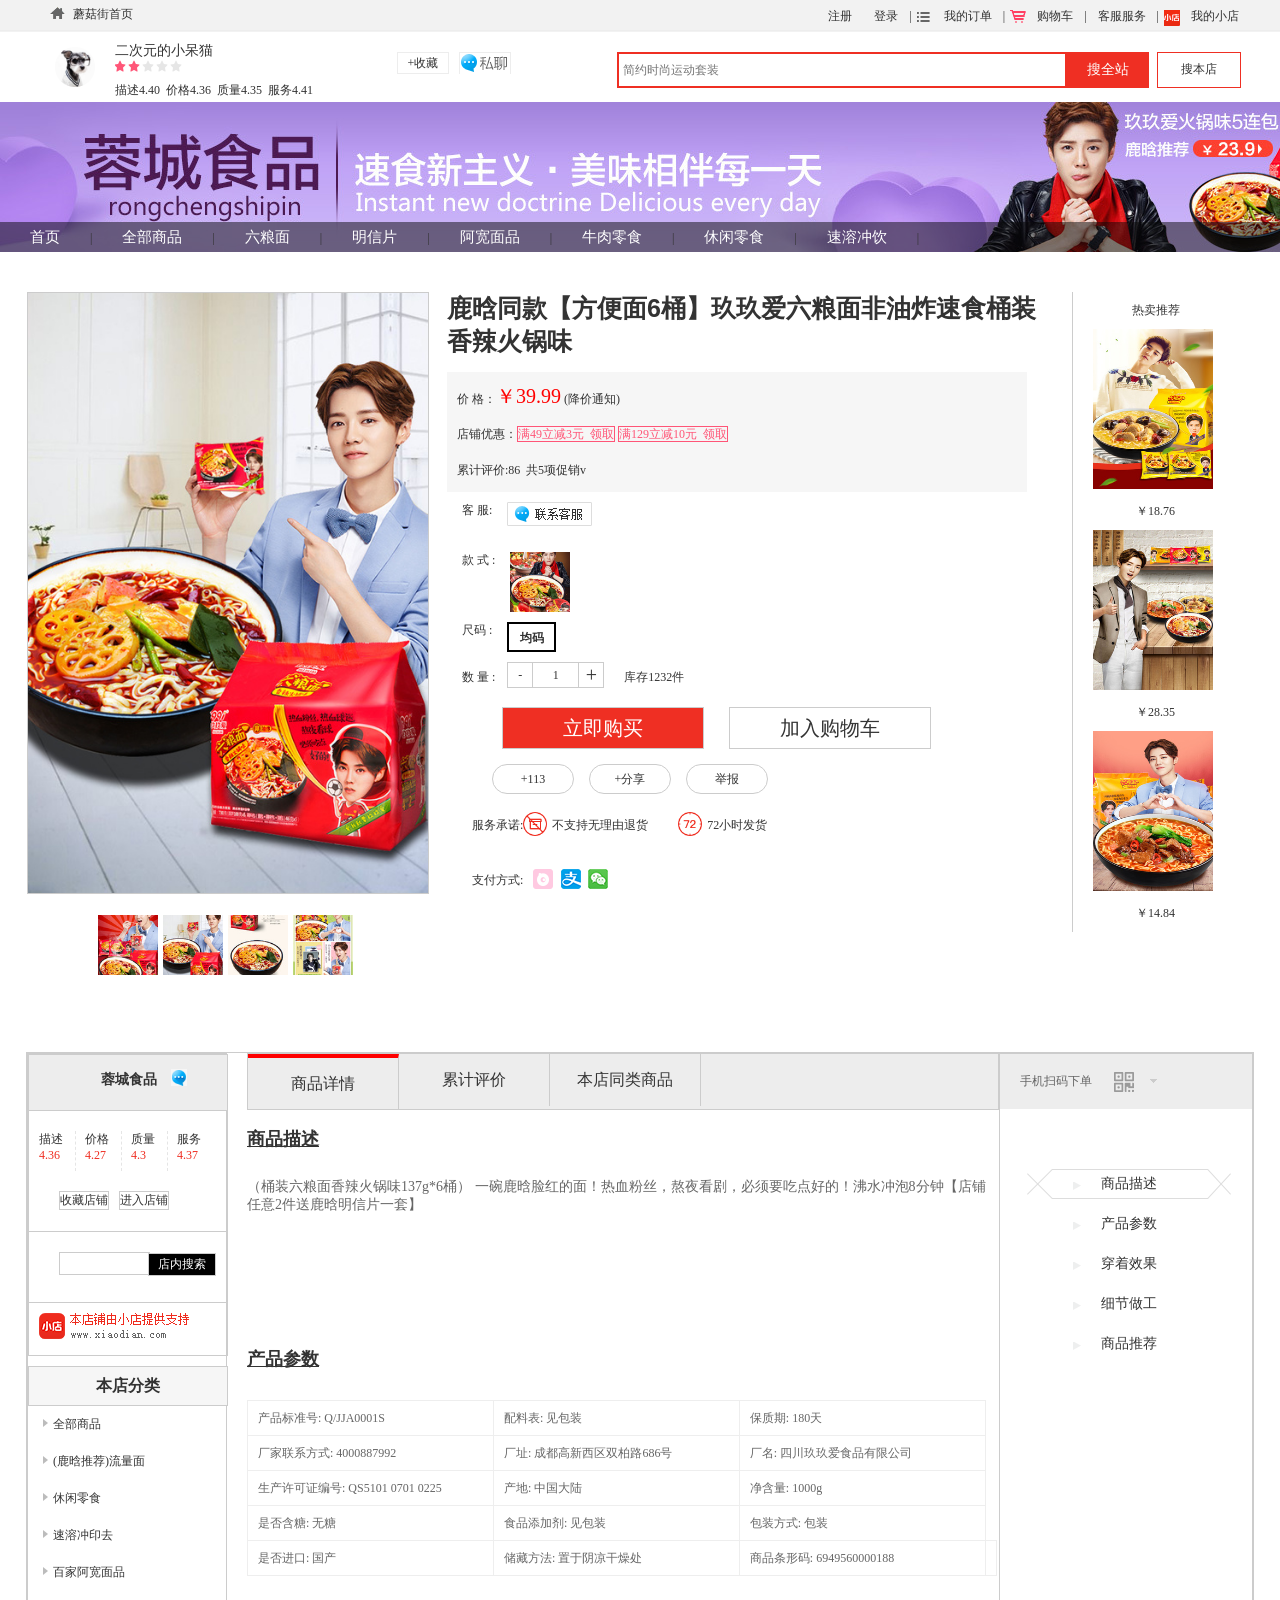
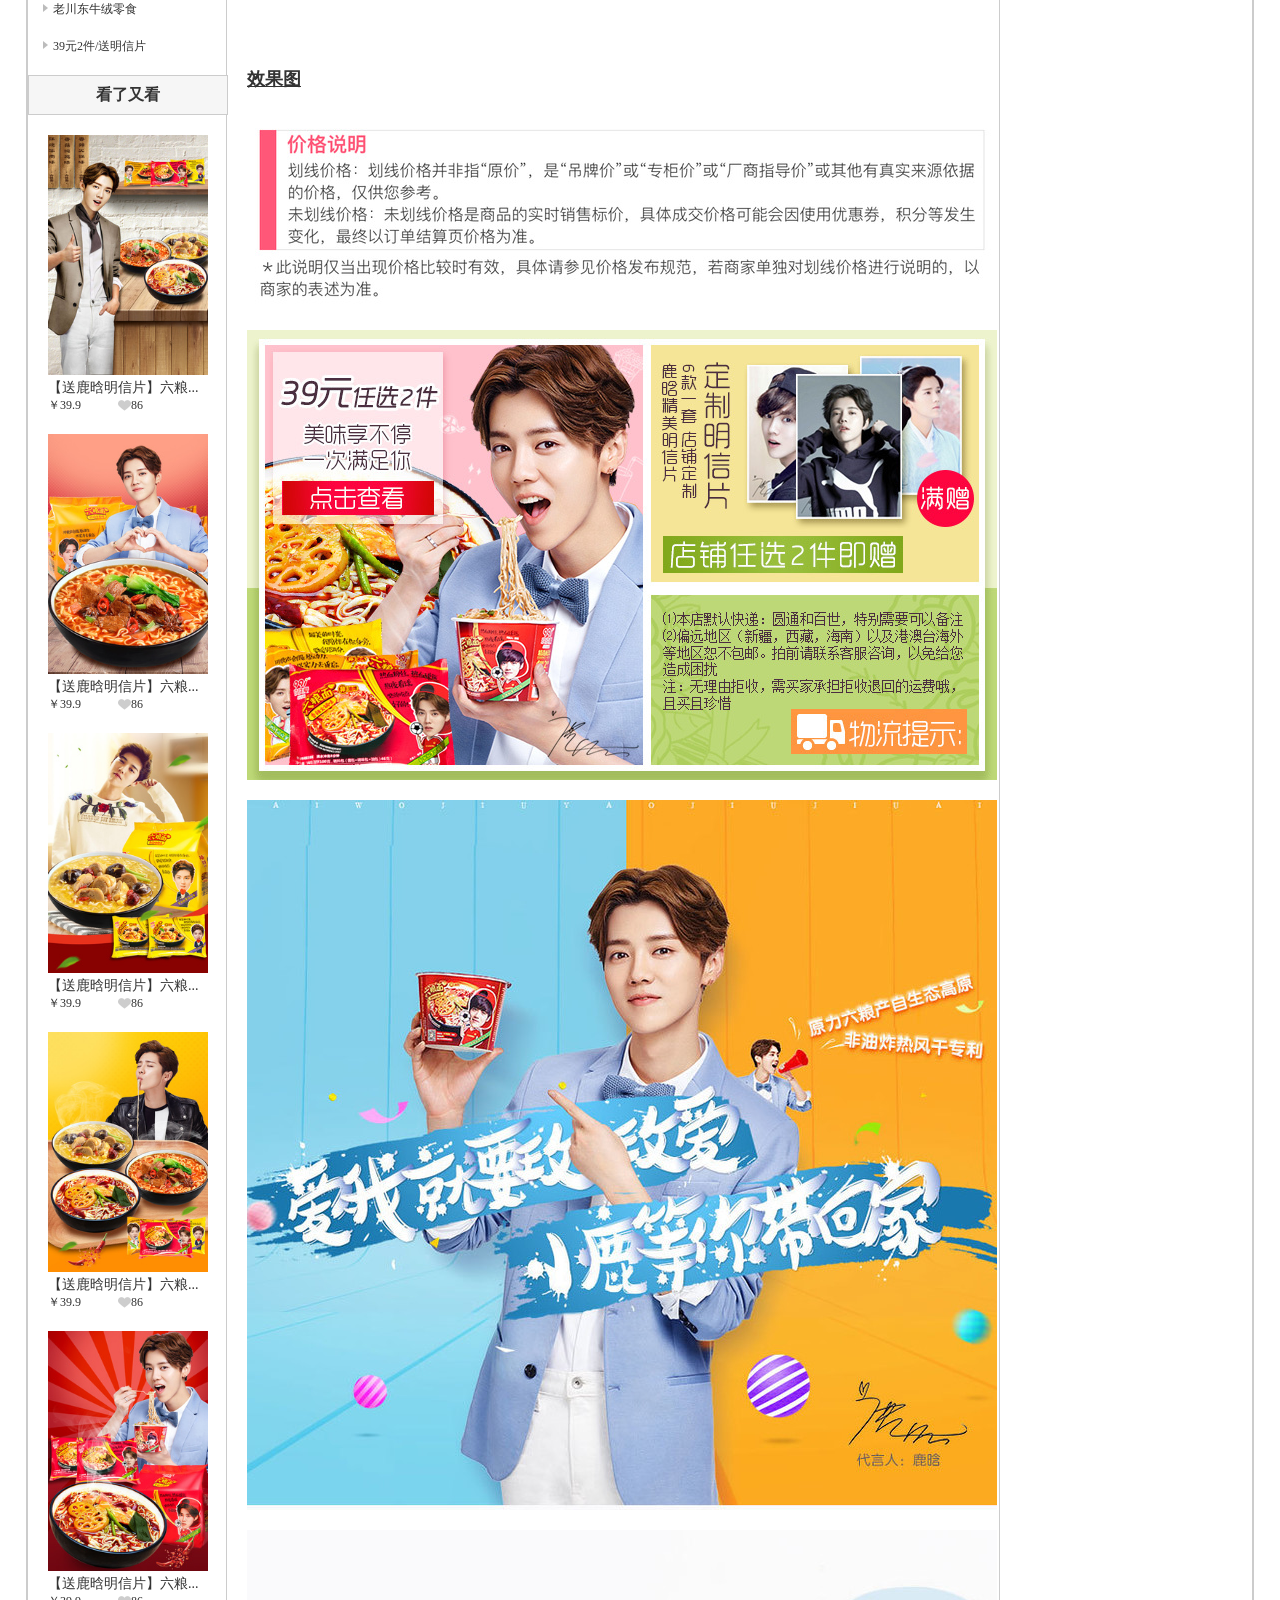
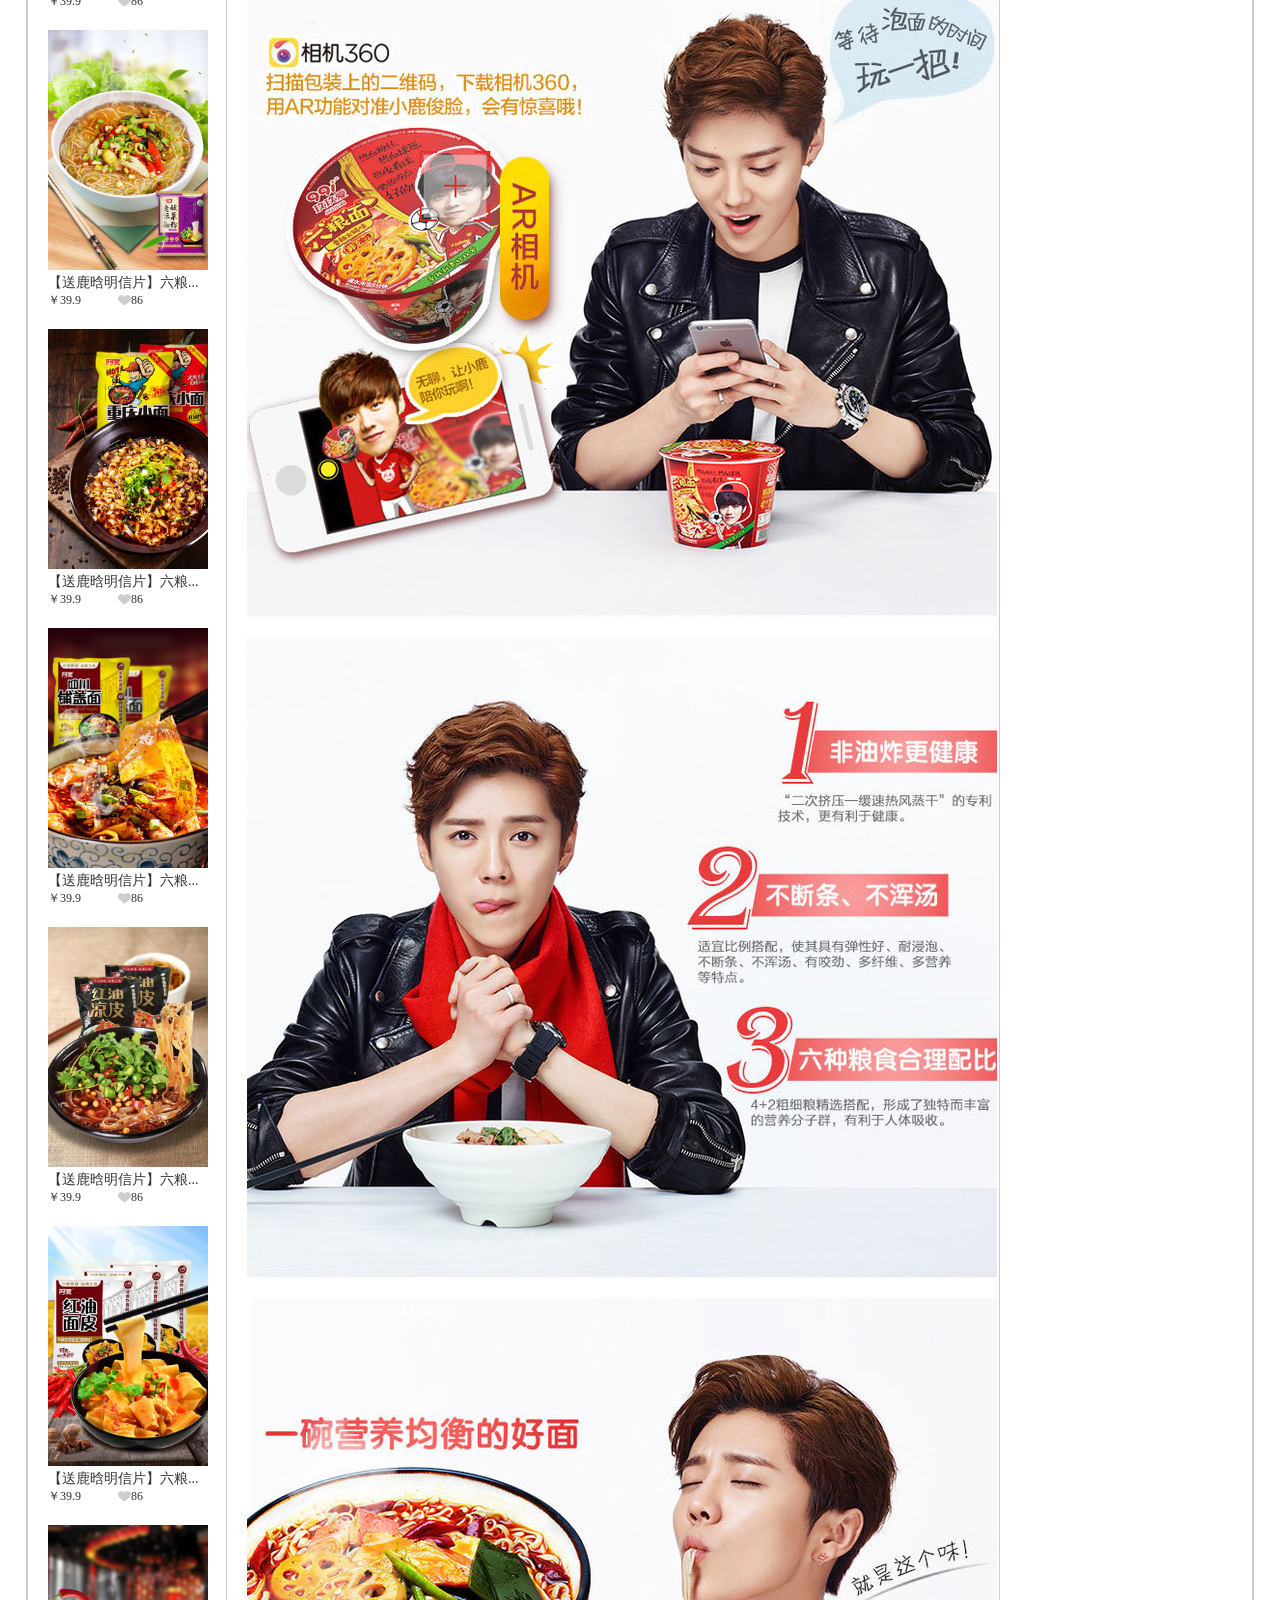
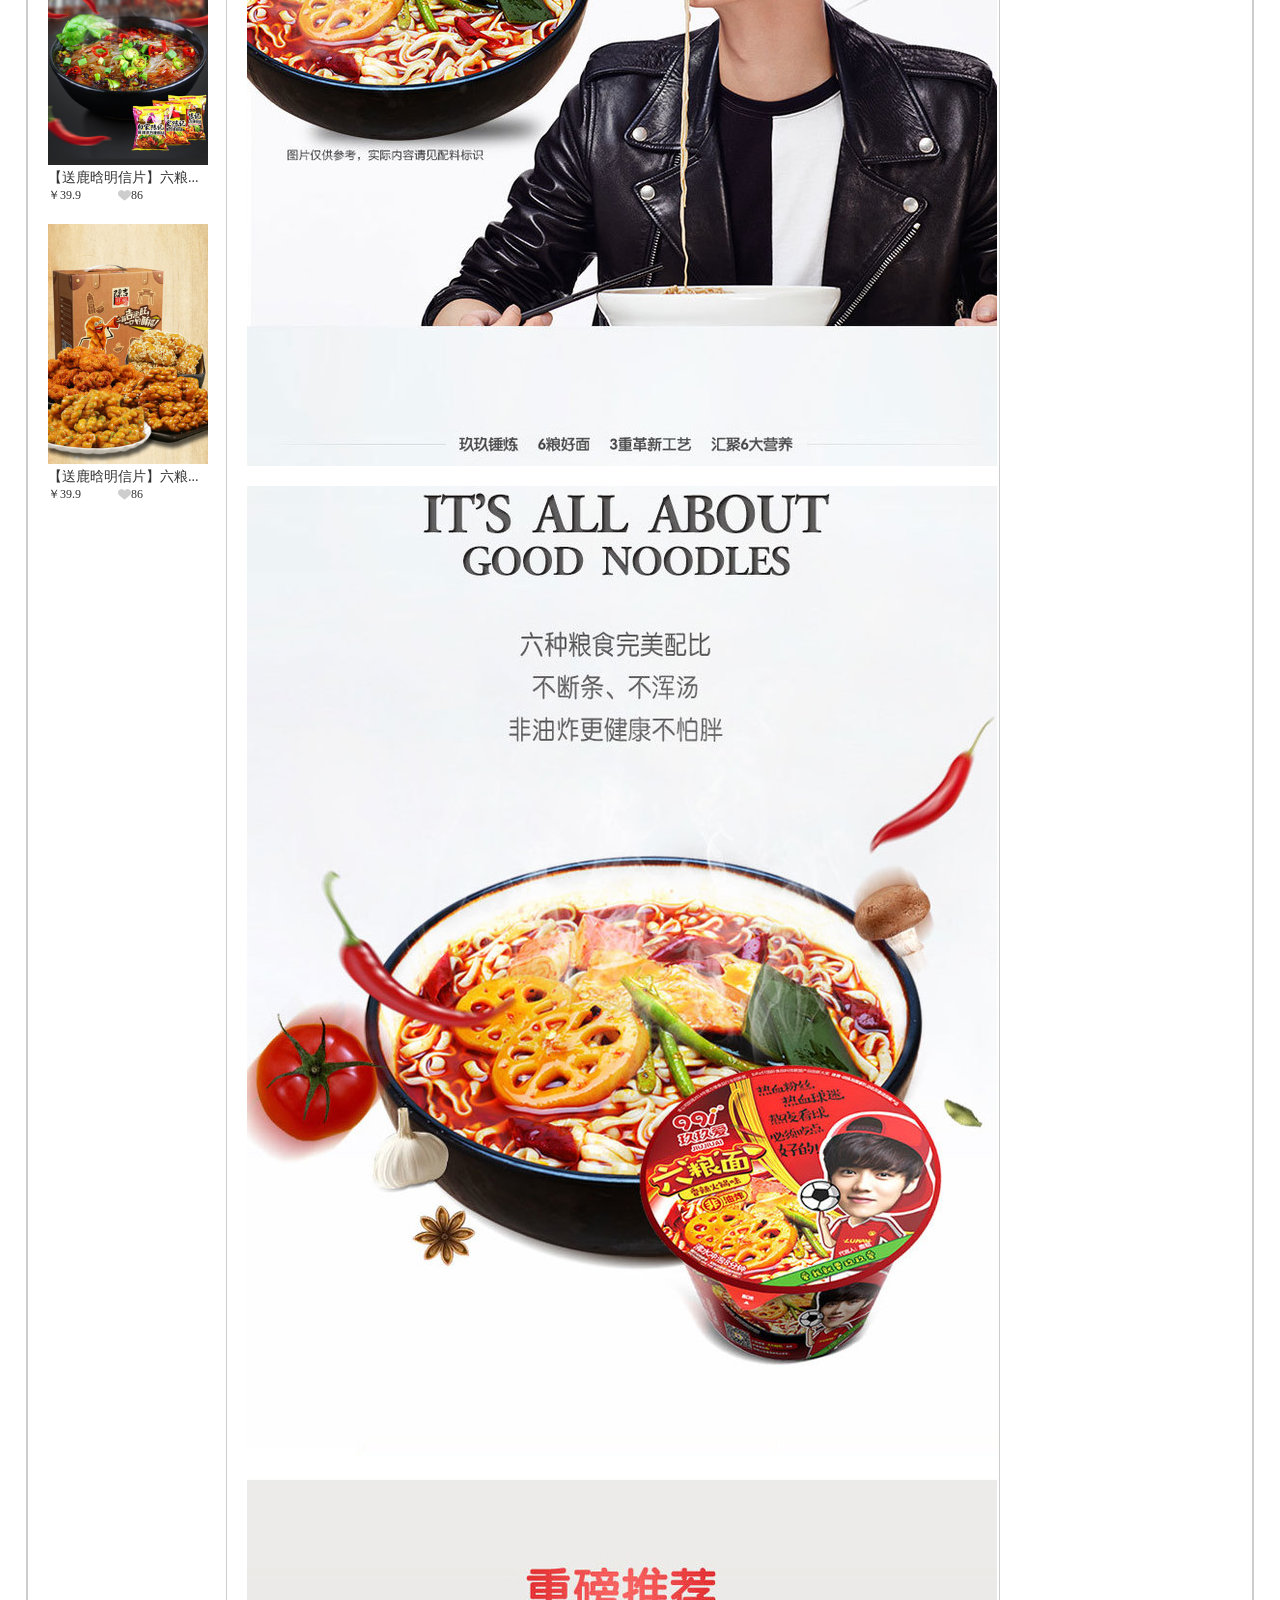
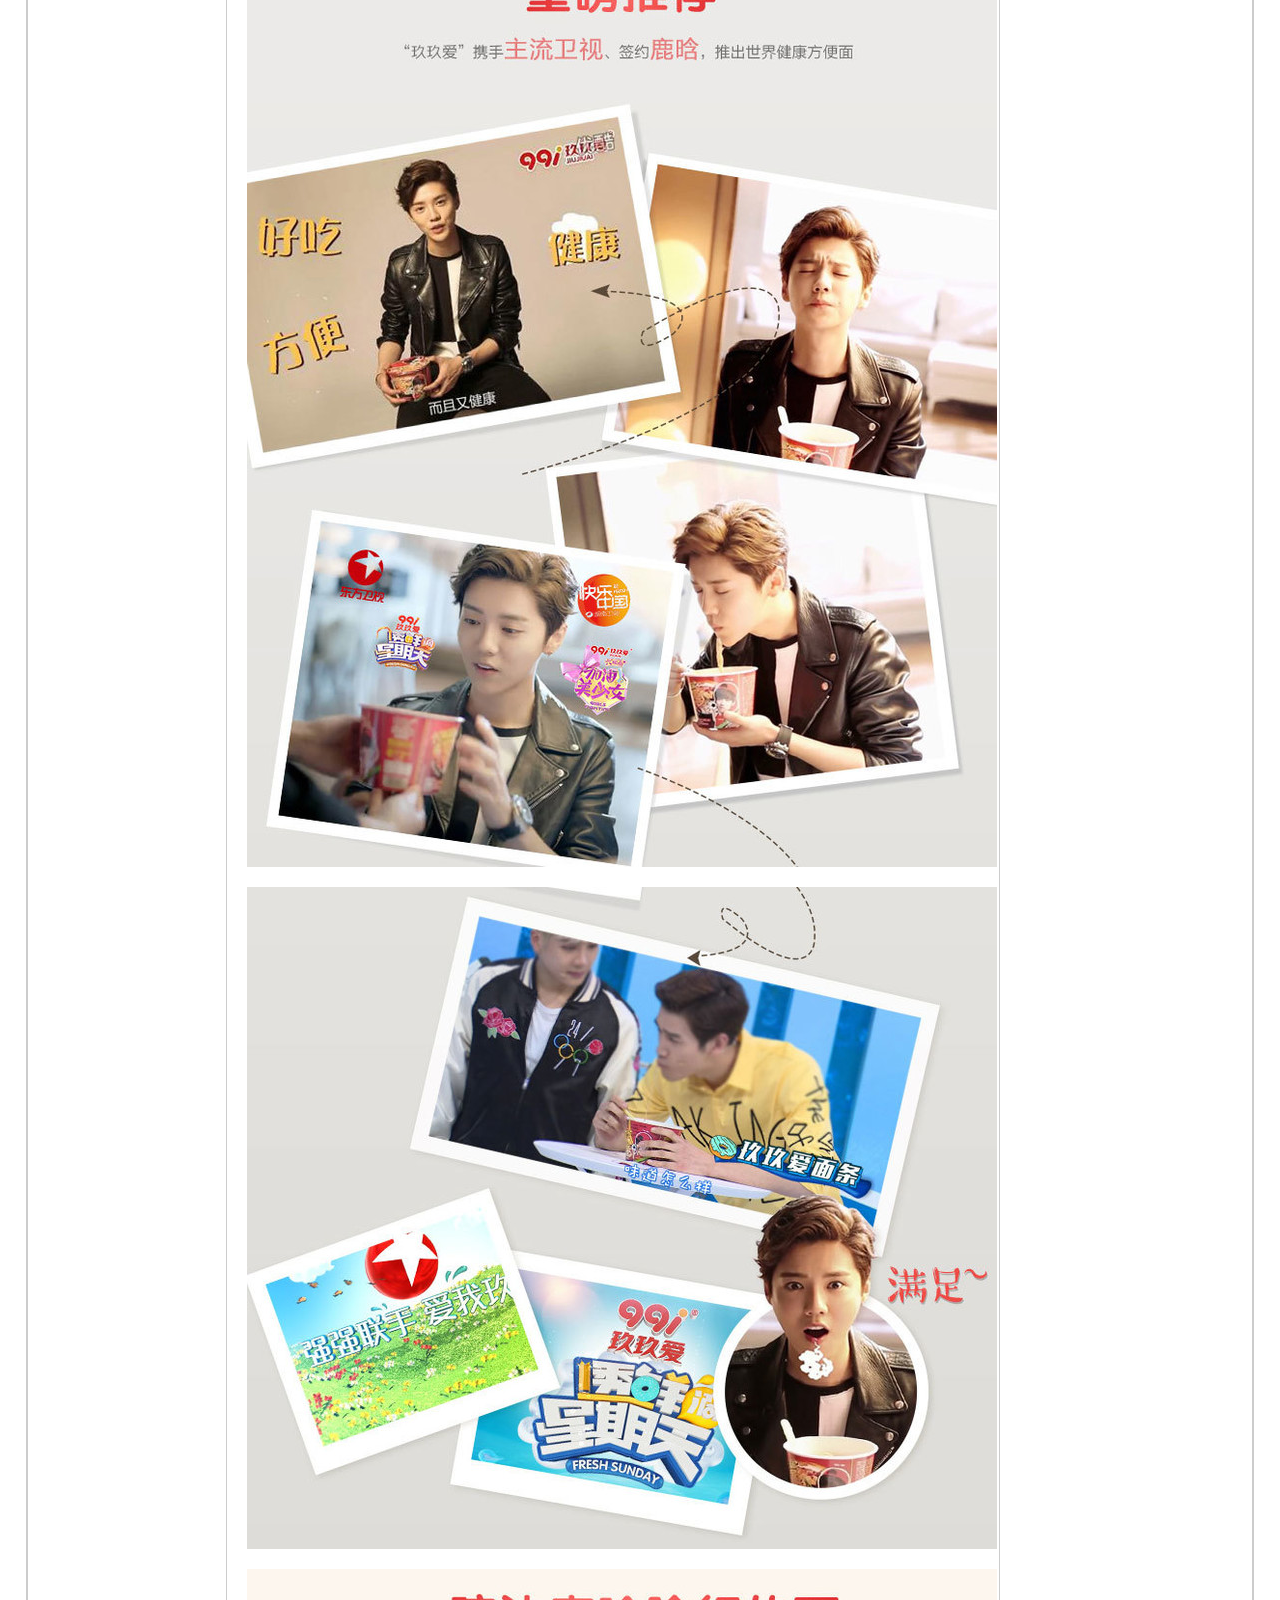
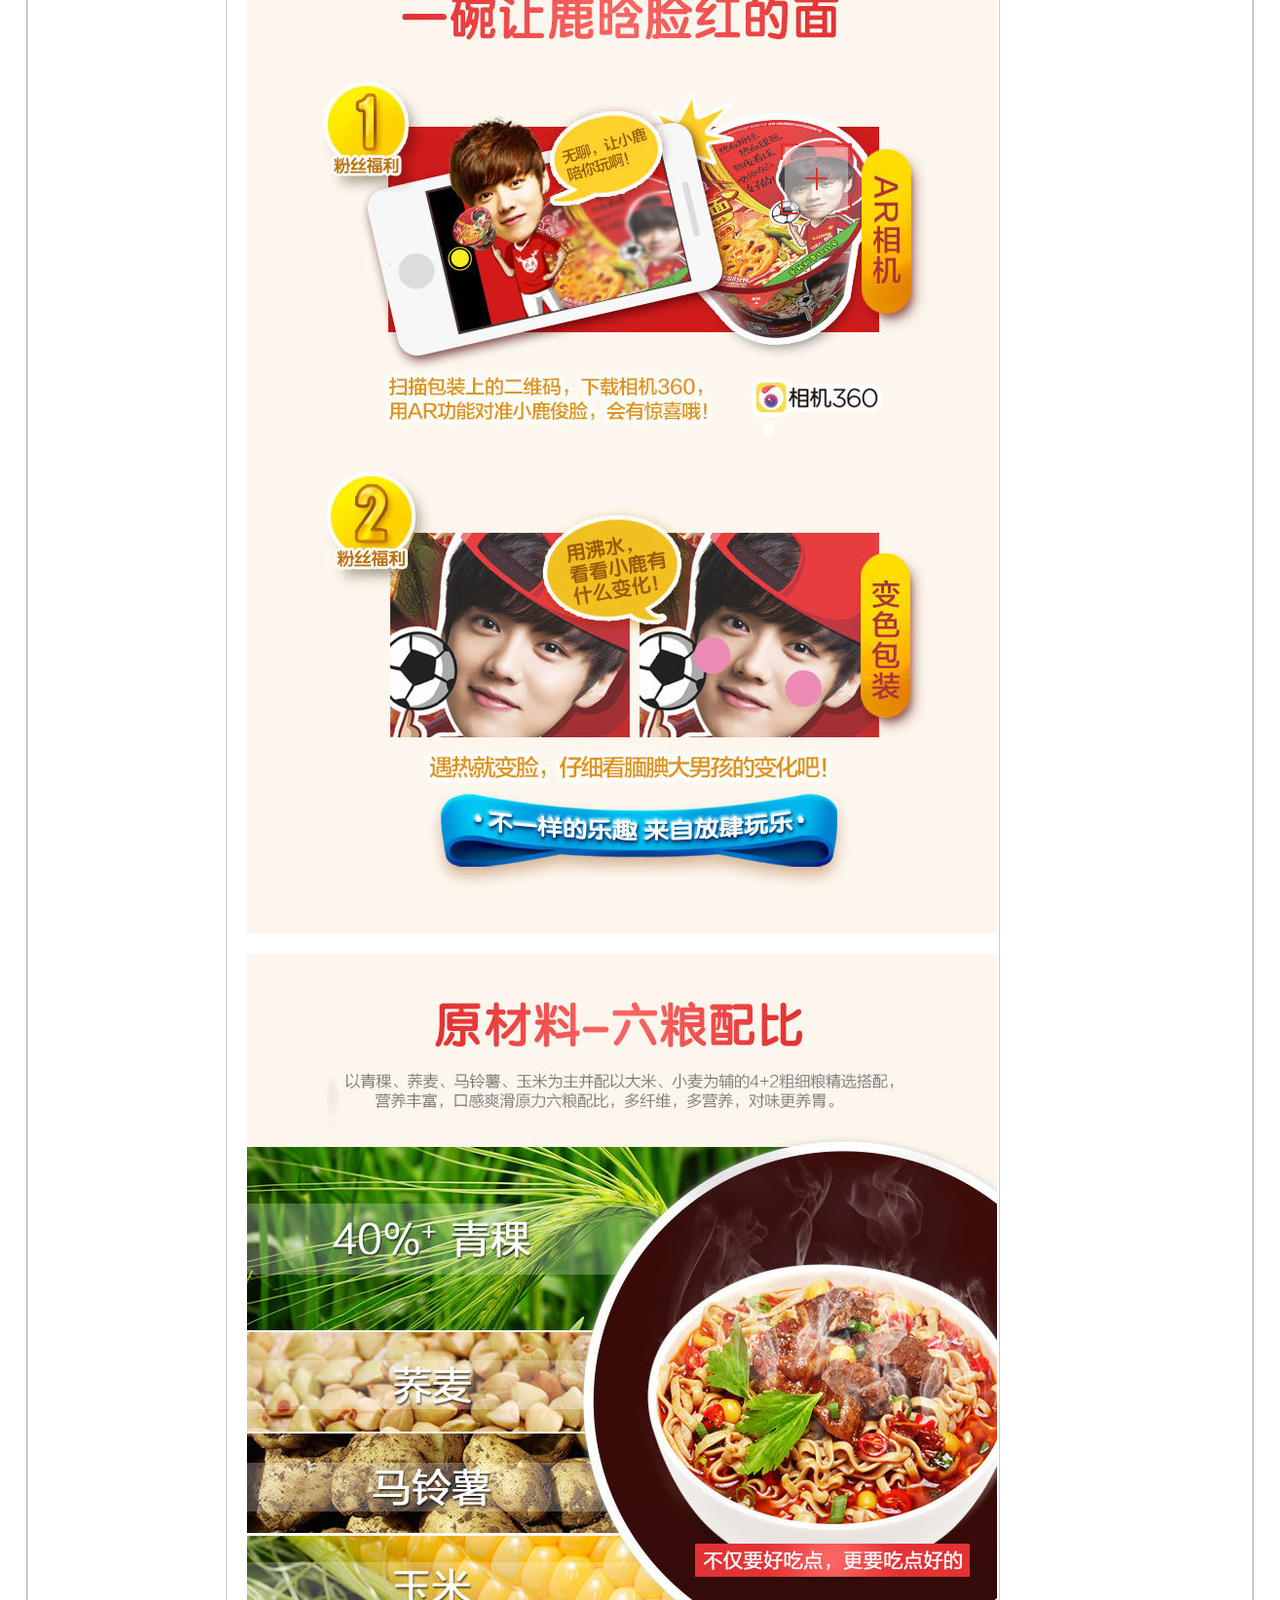
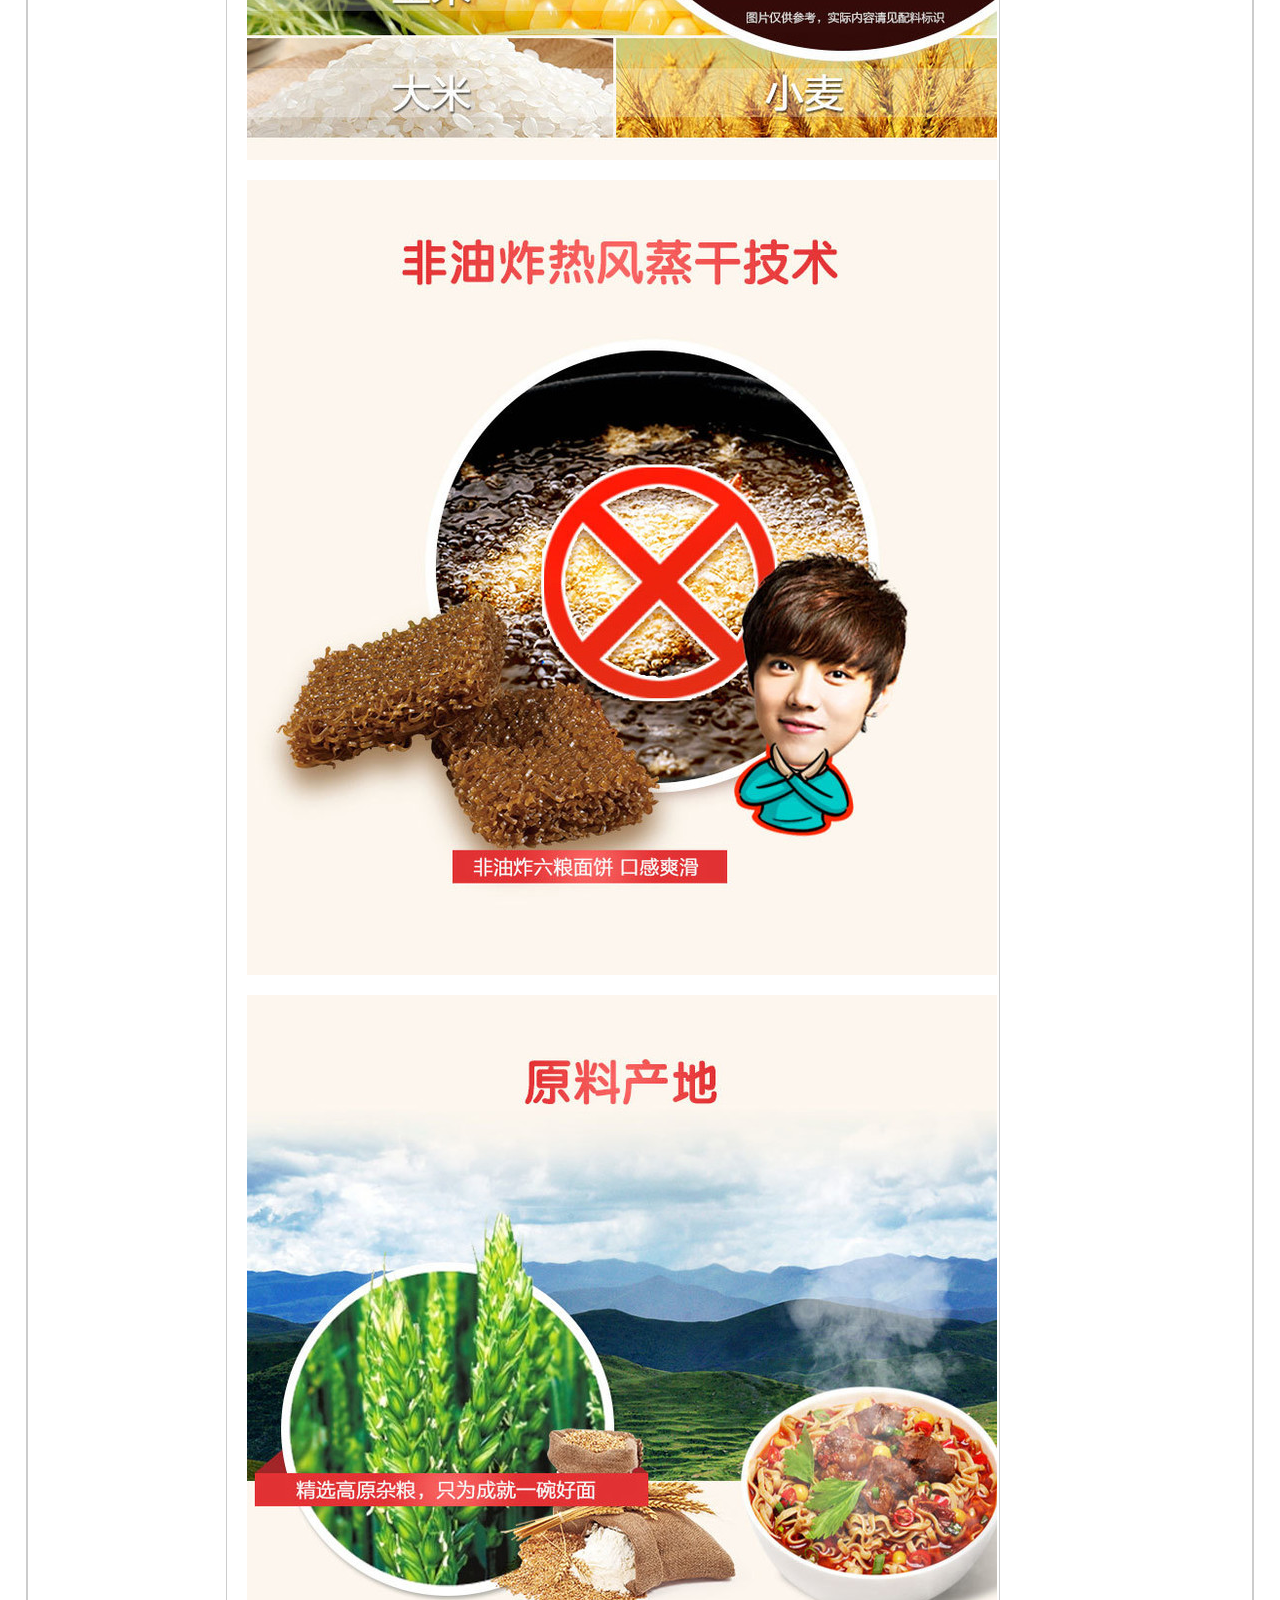
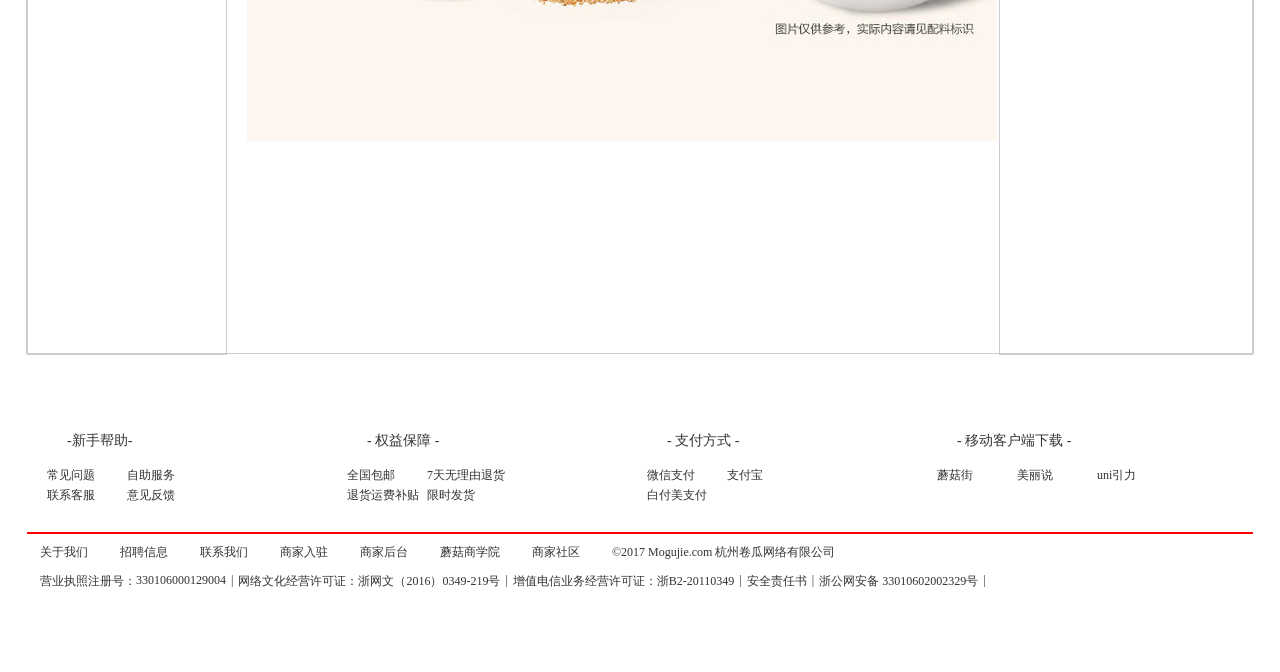
<file: mogujie/详情页/index.html>
<!DOCTYPE html>
<html lang="en">
<head>
	<meta charset="UTF-8">
	<title>详情页</title>
	<link rel="icon" href="./static/imgs/2.png">
	<link rel="stylesheet" href="./static/css/default.css">
	
</head>
<body>
	<!--头部-->
	<div id="top">
		<div id="header">
			<div id="home">
			<span></span>
			<a class="home-name" href="">蘑菇街首页</a>
			</div>
			<ul id="nav">
				<li><a href="">注册</a></li>
				<li><a href="">登录</a>|</li>
				<li><span></span><a href="">我的订单</a>|</li>
				<li><span></span><a href="">购物车</a>|</li>
				<li><a href="">客服服务</a>|</li>
				<li><span></span><a href="">我的小店</a></li>
			</ul>
			
		</div>
	</div>
	<!--login区域-->
	<div id="login">
		<div id="login-body">
			<div id="login-body-left">
				<div id="face">
					<img src="./static/imgs/3.png" alt="">
				</div>
				<div id="xinxi">
					<div id="dianming">二次元的小呆猫</div>
					<div id="xingji"></div>
					<div id="jieshao">描述4.40&nbsp;&nbsp;价格4.36&nbsp;&nbsp;质量4.35&nbsp;&nbsp;服务4.41</div>
					
				</div>
				<div id="gongneng">
					<span>+收藏</span>
					<span><img src="./static/imgs/5.gif" alt=""></span>
				</div>
			</div>
			<div class="search">
				<input type="text" placeholder="简约时尚运动套装">
				<input type="submit" value="搜全站">
			</div>
			<div class="shopcar">搜本店</div>
		</div>
	</div>
	<!--大图-->
	<div id="datu">
		<!-- <img src="./static/imgs/6.jpg" alt=""> -->
	</div>
	<!--商品导航-->
	<div id="shop-nav">
		<ul>
			<li><a href="">首页</a>|</li>
			<li><a href="">全部商品</a>|</li>
			<li><a href="">六粮面</a>|</li>
			<li><a href="">明信片</a>|</li>
			<li><a href="">阿宽面品</a>|</li>
			<li><a href="">牛肉零食</a>|</li>
			<li><a href="">休闲零食</a>|</li>
			<li><a href="">速溶冲饮</a>|</li>
		</ul>
	</div>
	<!--详情-->
	<div id="detail">
		<div id='p-path'>
		<!--详情左-->
			<div id="p-l">
				<div id="show">
					<img id="smallImg" src="./static/imgs/7.jpg" alt="">
					<div id="move"></div>
					<div id="bigShow">
						<img id="bigImg" src="./static/imgs/7.jpg" alt="" width="800">
					</div>
				</div>
				
				
					<div id="list">
						<img class='p-ltimg' src="./static/imgs/8.jpg" alt="">
						<img class='p-ltimg' src="./static/imgs/9.jpg" alt="">
						<img class='p-ltimg' src="./static/imgs/10.jpg" alt="">
						<img class='p-ltimg' src="./static/imgs/11.jpg" alt="">
						
					</div>
					
			</div>
			<!--详情中-->
			<div id='p-m'>
				<div id='p-m-1'>
					<div id='p-name'>鹿晗同款【方便面6桶】玖玖爱六粮面非油炸速食桶装香辣火锅味</div>
						
				</div>
					
				<div id='p-m-2'>
						<p id='p-m-2-1'>价 格：<span>￥39.99</span> (降价通知)</p>
						<p id='p-m-2-2'>店铺优惠：<span>满49立减3元&nbsp;&nbsp;领取</span> 
						<span>满129立减10元&nbsp;&nbsp;领取</span> 
						</p>
						<div id='p-m-2-f'>
							<span>累计评价:86</span>共5项促销v
						</div>
				</div>
				<div id='p-m-3'>
				<span>客 服: </span><a href=""><img src="./static/imgs/6.gif" alt=""></a>
				</div>
				<div id='p-m-4'>
					<span>款 式 : </span><a href=""><img src="./static/imgs/12.jpg" alt=""></a>
				</div>
				<div id="p-m-5">
					<span>尺码 : </span>
					<a href="">均码</a>
				</div>
				<div id="p-m-6">
					<span> 数 量 :</span>
					<a id="jian" href="">-</a>
					<span class ="num">1</span>
					<a id="jia" href="">+</a>
					<span>库存1232件</span>
				</div>
				<div id="p-m-7">
					<div id="mai">立即购买</div>
					<div id="che">加入购物车</div>
				</div>
				<div id="p-m-8">
					<span>+113</span>
					<span>+分享</span>
					<span>举报</span>
				</div>
				<div id="p-m-9">
					<span>服务承诺:</span>
					<ul>
						<li><i></i><p>不支持无理由退货</p></li>
						<li><i></i><p>72小时发货</p></li>
					</ul>
				</div>
				<div id="p-m-10">
					<span>支付方式:</span>
					<i></i>
				</div>
			</div>
			<!--详情右-->
			<div id="p-r">
				<p>热卖推荐</p>
				<a href=""><img src="./static/imgs/14.jpg" alt=""></a>
				<p>￥18.76</p>
				<a href=""><img src="./static/imgs/15.jpg" alt=""></a>
				<p>￥28.35</p>
				<a href=""><img src="./static/imgs/16.jpg" alt=""></a>
				<p>￥14.84</p>
			</div>
		</div>

	</div>
	<!--内容-->
	<div id="content">
		<div id="miaoshu">
			<div id="dianpu">
				<div id="dianpu-1">
					<div id="dianpu-1-t">
						<p>蓉城食品</p>
						<i><img src="./static/imgs/7.gif" alt=""></i>
					</div>
					
						<div id="dianpu-1-c-1">
							<ul>
								<li><p>描述</p><p>4.36</p></li>
								<li class="dashed"></li>
								<li><p>价格</p><p>4.27</p></li>
								<li class="dashed"></li>
								<li><p>质量</p><p>4.3</p></li>
								<li class="dashed"></li>
								<li><p>服务</p><p>4.37</p></li>
							</ul>
						</div>
						<div id="dianpu-1-c-2">
							<span>收藏店铺</span>
							<span>进入店铺</span>
						</div>
						<div id="dianpu-1-c-3">
							<form action="">
								<input type="text"name="shousuoqu">
								<input type="text" name="text" value="店内搜索">
							</form>
						</div>
						<div id="dianpu-1-c-4">
							<img src="./static/imgs/8.png" alt="">
						</div>
					
				</div>
				<div class="dianpu-2">
					本店分类
				</div>
				<ul class="classname">
					<li><a href=""><i></i>全部商品</a></li>
					<li><a href=""><i></i>(鹿晗推荐)流量面</a></li>
					<li><a href=""><i></i>休闲零食</a></li>
					<li><a href=""><i></i>速溶冲印去</a></li>
					<li><a href=""><i></i>百家阿宽面品</a></li>
					<li><a href=""><i></i>老川东牛绒零食</a></li>
					<li><a href=""><i></i>39元2件/送明信片</a></li>
				</ul>
				<div class="dianpu-3">看了又看</div>
				<ul class="zaikan">
					<li>
						<a href=""><img src="./static/imgs/31.jpg" alt=""></a>
						<a href="">【送鹿晗明信片】六粮...</a>
						<span class="pri">￥39.9</span><i></i><span>86</span>
					</li>
					<li>
						<a href=""><img src="./static/imgs/32.jpg" alt=""></a>
						<a href="">【送鹿晗明信片】六粮...</a>
						<span class="pri">￥39.9</span><i></i><span>86</span>
					</li>
					<li>
						<a href=""><img src="./static/imgs/33.jpg" alt=""></a>
						<a href="">【送鹿晗明信片】六粮...</a>
						<span class="pri">￥39.9</span><i></i><span>86</span>
					</li>
					<li>
						<a href=""><img src="./static/imgs/34.jpg" alt=""></a>
						<a href="">【送鹿晗明信片】六粮...</a>
						<span class="pri">￥39.9</span><i></i><span>86</span>
					</li>
					<li>
						<a href=""><img src="./static/imgs/35.jpg" alt=""></a>
						<a href="">【送鹿晗明信片】六粮...</a>
						<span class="pri">￥39.9</span><i></i><span>86</span>
					</li>
					<li>
						<a href=""><img src="./static/imgs/36.jpg" alt=""></a>
						<a href="">【送鹿晗明信片】六粮...</a>
						<span class="pri">￥39.9</span><i></i><span>86</span>
					</li>
					<li>
						<a href=""><img src="./static/imgs/37.jpg" alt=""></a>
						<a href="">【送鹿晗明信片】六粮...</a>
						<span class="pri">￥39.9</span><i></i><span>86</span>
					</li>
					<li>
						<a href=""><img src="./static/imgs/38.jpg" alt=""></a>
						<a href="">【送鹿晗明信片】六粮...</a>
						<span class="pri">￥39.9</span><i></i><span>86</span>
					</li>
					<li>
						<a href=""><img src="./static/imgs/39.jpg" alt=""></a>
						<a href="">【送鹿晗明信片】六粮...</a>
						<span class="pri">￥39.9</span><i></i><span>86</span>
					</li>
					<li>
						<a href=""><img src="./static/imgs/40.jpg" alt=""></a>
						<a href="">【送鹿晗明信片】六粮...</a>
						<span class="pri">￥39.9</span><i></i><span>86</span>
					</li>
					<li>
						<a href=""><img src="./static/imgs/41.jpg" alt=""></a>
						<a href="">【送鹿晗明信片】六粮...</a>
						<span class="pri">￥39.9</span><i></i><span>86</span>
					</li>
					<li>
						<a href=""><img src="./static/imgs/42.jpg" alt=""></a>
						<a href="">【送鹿晗明信片】六粮...</a>
						<span class="pri">￥39.9</span><i></i><span>86</span>
					</li>
				</ul>
			</div>
			<div id="jianjie">
				<div id="j-t">
					<span class="detail">商品详情</span>
					<span class="pin">累计评价</span>
					<span class="tong">本店同类商品</span>
				</div>
				<div id="shop-m">
					<div id="ming">商品描述</div>
					<div class="shop-text">
						（桶装六粮面香辣火锅味137g*6桶） 一碗鹿晗脸红的面！热血粉丝，熬夜看剧，必须要吃点好的！沸水冲泡8分钟【店铺任意2件送鹿晗明信片一套】
					</div>
				</div>
				<div id="chan-c">
					<div id="ge">产品参数</div>
					<table class="canshu">
						<tr>
							<td>产品标准号: Q/JJA0001S</td>
							<td>配料表: 见包装</td>
							<td>保质期: 180天</td>

						</tr>
						<tr>
							<td>厂家联系方式: 4000887992</td>
							<td>厂址: 成都高新西区双柏路686号</td>
							<td>厂名: 四川玖玖爱食品有限公司</td>
						</tr>
						<tr>
						<td>生产许可证编号: QS5101 0701 0225</td>
							<td>产地: 中国大陆</td>
							<td>净含量: 1000g</td>
						</tr>
						<tr>
							<td>是否含糖: 无糖</td>
							<td>食品添加剂: 见包装</td>
							<td>包装方式: 包装</td>
						</tr>
						<tr>
							<td>是否进口: 国产</td>
							<td>储藏方法: 置于阴凉干燥处</td>
							<td>商品条形码: 6949560000188</td>
							<td></td>
						</tr>
					</table>
				</div>
				<div id="xiao-t">
					<div id="zhan">效果图</div>
					<img src="./static/imgs/17.jpg" alt="">
				</div>
				<div id="tian-t">
					<img class="xiaoguo" src="./static/imgs/18.jpg" alt="">
					<img class="xiaoguo" src="./static/imgs/19.jpg" alt="">
					<img class="xiaoguo" src="./static/imgs/20.jpg" alt="">
					<img class="xiaoguo" src="./static/imgs/22.jpg" alt="">
					<img class="xiaoguo" src="./static/imgs/23.jpg"alt="">
					<img class="xiaoguo" src="./static/imgs/24.jpg"alt="">
					<img class="xiaoguo" src="./static/imgs/25.jpg"alt="">
					<img class="xiaoguo" src="./static/imgs/26.jpg"alt="">
					<img class="xiaoguo" src="./static/imgs/27.jpg"alt="">
					<img class="xiaoguo" src="./static/imgs/28.jpg"alt="">
					<img class="xiaoguo" src="./static/imgs/29.jpg"alt="">
					<img class="xiaoguo" src="./static/imgs/30.jpg"alt="">
					<!-- <div id="kan"></div> -->
						
						
				</div>
			</div>
			<!--右侧-->
			<div id="dao">
				<div class="sao">
					手机扫码下单
					<i class="er"></i>
					<i class="xia"></i>
				</div>
				<!--楼梯-->
				<div id="bu">
					<ul>
						<li class="xian"><a href=""><i></i>商品描述</a></li>
						<li><a href=""><i></i>产品参数</a></li>
						<li><a href=""><i></i>穿着效果</a></li>
						<li><a href=""><i></i>细节做工</a></li>
						<li><a href=""><i></i>商品推荐</a></li>
					</ul>
				</div>
			</div>
		</div>	
	</div>	
	<!--底部-->
	<div id="footer">
		<div class="httop">
			<ul>
				<li><a href="javascript:void()">-新手帮助-</a></li>
				<li><a href="">常见问题</a></li>
				<li><a href="">自助服务</a></li>
				<li><a href="">联系客服</a></li>
				<li><a href="">意见反馈</a></li>
			</ul>
			<ul>
				<li><a href="javascript:void()">- 权益保障 -</a></li>
				<li><a href="">全国包邮</a></li>
				<li><a href="">7天无理由退货</a></li>
				<li><a href="">退货运费补贴</a></li>
				<li><a href="">限时发货</a></li>
			</ul>
			<ul>
				<li><a href="javascript:void()">- 支付方式 -</a></li>
				<li><a href="">微信支付</a></li>
				<li><a href="">支付宝</a></li>
				<li><a href="">白付美支付</a></li>
				<li><a href="">&nbsp;</a></li>
			</ul>
			<ul>
				<li><a href="javascript:void()">- 移动客户端下载 -</a></li>
				<li><a href="">蘑菇街</a></li>
				<li><a href="">美丽说</a></li>
				<li><a href="">uni引力</a></li>
				<li><a href="">&nbsp;</a></li>
			</ul>
		</div>
		<span class="hongxian"></span>
		<div class="htbottom">
			<div class="ourinfo">
				<ul>
					<li><a href="">关于我们</a></li>
					<li><a href="">招聘信息</a></li>
					<li><a href="">联系我们</a></li>
					<li><a href="">商家入驻</a></li>
					<li><a href="">商家后台</a></li>
					<li><a href="">蘑菇商学院</a></li>
					<li><a href="">商家社区</a></li>
					<li><a href="javascript:void:()">©2017 Mogujie.com 杭州卷瓜网络有限公司</a></li>
				</ul>
			</div>
			<div class="webinfo">
				<ul>
					<li>营业执照注册号：</li>
					<li><a href="">330106000129004</a></li>
					<li class="licence">|</li>
					<li>网络文化经营许可证：</li>
					<li><a href="">浙网文（2016）0349-219号</a></li>
					<li class="licence">|</li>
					<li>增值电信业务经营许可证：</li>
					<li><a href="">浙B2-20110349</a></li>
					<li class="licence">|</li>
					<li>安全责任书</li>
					<li class="licence">|</li>
					<li> <a href="">浙公网安备 33010602002329号</a></li>
					<li class="licence">|</li>
				</ul>
			</div>
		</div>
	</div>	
			
	<script src="static/js/default.js"></script>			
	
</body>
</html>
</file>
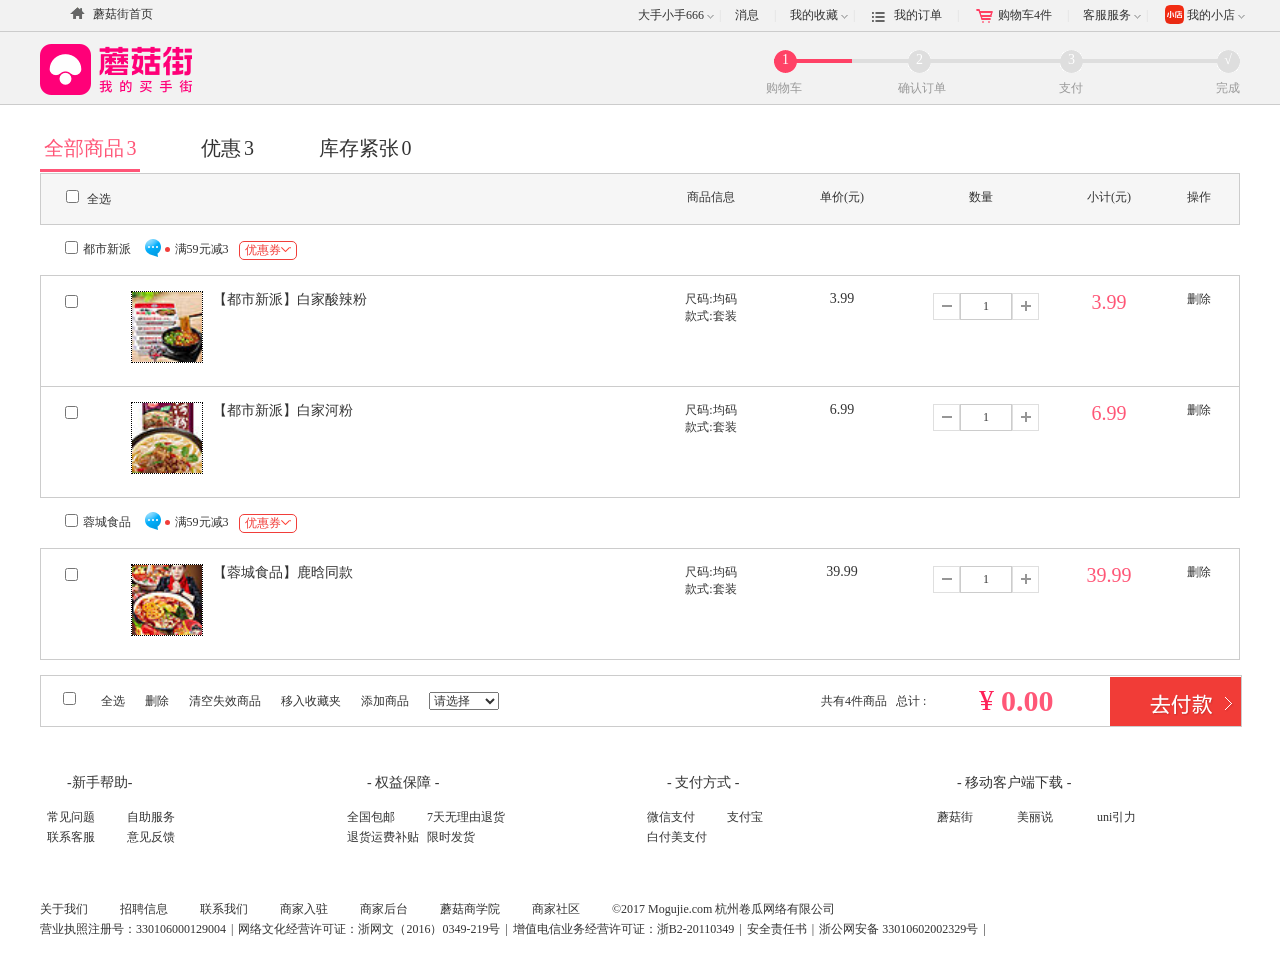
<file: mogujie/购物车页/index.html>
<!DOCTYPE html>
<html lang="en">
<head>
	<meta charset="UTF-8">
	<title>购物车页</title>
	<link rel="icon" href="./static/imgs/1.png">
	<link rel="stylesheet" href="./static/css/default.css">
</head>
<body>
	<!--头部-->
	<div id="top">
		<div id="header">
		<!--头左边的首页图标信息-->
			<div id="home">
				<span></span>
				<a class="home-name" href="">蘑菇街首页</a>

			</div>

			
			<!--头右边的导航信息-->
			<div id="nav">
				<ul>
					<li>
						<a  id="dian" href="">我的小店</a>
						<i class="down"></i>
					</li>
					<li class="xian">|</li>
					<li>
						<a href="">客服服务</a>
						<i class="down"></i>
					</li>
					<li class="xian">|</li>
					<li>
						<a  id="che" href="">购物车<span class="num">4</span>件</a>

					</li>
					<li class="xian">|</li>
					<li>
						<a id="dan" href="">我的订单</a>
						
					</li>
					<li class="xian">|</li>
					<li>
						<a href="">我的收藏</a>
						<i class="down"></i>
					</li>
					<li class="xian">|</li>
					<li>消息</li>
					<li class="xian">|</li>
					<li>
					<a  href="">大手小手666</a>
					<i class="down"></i>
					</li>
				</ul>
				
			</div>
			
		</div>
	</div>
	<!--LOGIN区域-->

	<div id="login">
		<div class="login-in">
			<div class="mymogujie"><img src="./static/imgs/5.png" alt=""></div>
			<!--LOGIN区域右流程图-->	
			<div class="chengxu">
				<span><p>1</p><div class="text">购物车</div> </span>
				<span><p>2</p><div class="text">确认订单</div> </span>
				<span><p>3</p><div class="text">支付</div> </span>
				<span><p>√</p><div class="text">完成</div> </span>
			</div>
		</div>
	</div>
	<!--购物车里面的信息-->
	<div id="content">
		<div class="content-in">
			<!--第一部分头部显示-->
			<div id="content-in-1">
				<div id="count_rap">
					<div class="item_count"><a href="">全部商品<span class="first">3</span></a></div>
					<div><a href="">优惠<span class="second">3</span></a></div>
					<div><a href="">库存紧张<span class="third">0</span></a></div>
				</div>
			</div>
			<!--第二部分头部操作栏-->
			<table class="operation" cellpadding="2" cellspacing="1">
				<thead>
					<tr class="tr_1">
						<th class="allcheck">
							<input type="checkbox" name="checkonclick[]">
							全选
						</th>
						<th class="operating"></th>
						<th class=" information">商品信息</th>
						<th class="price">单价(元)</th>
						<th class="count">数量</th>
						<th class="subtotal">小计(元)</th>
						<th class="operate">操作</th>
					</tr>
				</thead>

				<tbody>
					<!--店铺信息-->
					<tr class="tr_2">
						<td class="item_class" colspan="7">
							<input type="checkbox" name="checkonclick[]" class="fl">
							<span class="fl">都市新派</span>
							<a class="dialogs fl" href="#"></a>
							<i class="hong"></i>
							<span class="hd fl">满59元减3</span>
							<a class="cheaper fl" href="#">优惠券<i class="smalldown"></i></a>
						</td>
					</tr>
					<!--商品信息-->
					<tr class="tr_3">
						<td class="allcheck">
							<input type="checkbox" name="checkonclick[]" class="fl">
						</td>
						<td class="operating">
							<div class="xt fl">
							<img src="./static/imgs/2.jpg" alt=""></div>
							<a  class="ms fl" href="">【都市新派】白家酸辣粉</a>
						</td>
						<td class="information">
							<p>尺码:均码</p>
							<p>款式:套装</p>
						</td>
						<td class="price">
							<p class="money">3.99</p>
						</td>
						<td class="count">
							<div class="sub"></div>
							<div class="sl">1</div>
							<div class="add"></div>
						</td>
						<td class="subtotal">
							<p class="qian">3.99</p>
						</td>
						<td class="operate">
							<a class="delete" href="javascript:;">删除</a>
						</td>
					</tr>
					<tr class="tr_3">
						<td class="allcheck">
							<input type="checkbox" name="checkonclick[]" class="fl">
						</td>
						<td class="operating">
							<div class="xt fl">
								<img src="./static/imgs/3.jpg" alt=""></div>
							<!-- </div> -->
							<a  class="ms fl" href="">【都市新派】白家河粉</a>
						</td>
						<td class="information">
							<p>尺码:均码</p>
							<p>款式:套装</p>
						</td>
						<td class="price">
							<p class="money">6.99</p>
						</td>
						<td class="count">
							<div class="sub"></div>
							<div class="sl">1</div>
							<div class="add"></div>
						</td>
						<td class="subtotal">
							<p class="qian">6.99</p>
						</td>
						<td class="operate">
							<a class="delete" href="javascript:;">删除</a>
						</td>
					</tr>
					<tr class="tr_2">
						<td class="item_class" colspan="7">
							<input type="checkbox" name="checkonclick[]" class="fl">
							<span class="fl">蓉城食品</span>
							<a class="dialogs fl" href="#"></a>
							<i class="hong"></i>
							<span class="hd fl">满59元减3</span>
							<a class="cheaper fl" href="#">优惠券<i class="smalldown"></i></a>
						</td>
					</tr>
					<tr class="tr_3">
						<td class="allcheck">
							<input type="checkbox" name="checkonclick[]" class="fl">
						</td>
						<td class="operating">
							<div class="xt fl">
								<img src="./static/imgs/4.jpg" alt=""></div>
							<!-- </div> -->
							<a  class="ms fl" href="">【蓉城食品】鹿晗同款</a>
						</td>
						<td class="information">
							<p>尺码:均码</p>
							<p>款式:套装</p>
						</td>
						<td class="price">
							<p class="money">39.99</p>
						</td>
						<td class="count">
							<div class="sub"></div>
							<div class="sl">1</div>
							<div class="add"></div>
						</td>
						<td class="subtotal">
							<p class="qian">39.99</p>
						</td>
						<td class="operate">
							<a class="delete" href="javascript:;">删除</a>
						</td>
					</tr>
				</tbody>
			</table>
			<!--结算部分-->
			<div class="account">
				<!--左-->
				<ul>
					<li class="mul"><input class="" type="checkbox" name="checkonclick[]"></li>
					<li><a href="javascript:;">全选</a></li>
					<li><a href="">删除</a></li>
					<li><a href="">清空失效商品</a></li>
					<li><a href="">移入收藏夹</a></li>
					<li><a href="javascript:;" class="addshop">添加商品</a></li>
					<li>
						<select name="" id="pro">
							<option value="">请选择</option>
						</select>
						<select name="" id="city">
							<option value="">请选择</option>
						</select>
						<select name="" id="county">
							<option value="">请选择</option>
						</select>
					</li>
				</ul>
				<!--右-->
				<ul>
					<li class="total">共有<span class="num">4</span>件商品&nbsp;&nbsp;&nbsp;总计 :</li>
					<li><span class="t-price">0.00</span><span class="symbol">¥</span></li>
					<li class="payment"><a href=""></a></li>
				</ul>
			</div>
		</div>
	</div>
	<!--底部-->
	<div id="footer">
		<div class="footer-in">
			<!--底上-->
			<ul>
				<li><a href="javascript:void()">-新手帮助-</a></li>
				<li><a href="">常见问题</a></li>
				<li><a href="">自助服务</a></li>
				<li><a href="">联系客服</a></li>
				<li><a href="">意见反馈</a></li>
			</ul>
			<ul>
				<li><a href="javascript:void()">- 权益保障 -</a></li>
				<li><a href="">全国包邮</a></li>
				<li><a href="">7天无理由退货</a></li>
				<li><a href="">退货运费补贴</a></li>
				<li><a href="">限时发货</a></li>
			</ul>
			<ul>
				<li><a href="javascript:void()">- 支付方式 -</a></li>
				<li><a href="">微信支付</a></li>
				<li><a href="">支付宝</a></li>
				<li><a href="">白付美支付</a></li>
				<li><a href="">&nbsp;</a></li>
			</ul>
			<ul>
				<li><a href="javascript:void()">- 移动客户端下载 -</a></li>
				<li><a href="">蘑菇街</a></li>
				<li><a href="">美丽说</a></li>
				<li><a href="">uni引力</a></li>
				<li><a href="">&nbsp;</a></li>
			</ul>
		</div>
		<!--底下 -->
		<div class="htbottom">
			<div class="ourinfo">
				<ul>
					<li><a href="">关于我们</a></li>
					<li><a href="">招聘信息</a></li>
					<li><a href="">联系我们</a></li>
					<li><a href="">商家入驻</a></li>
					<li><a href="">商家后台</a></li>
					<li><a href="">蘑菇商学院</a></li>
					<li><a href="">商家社区</a></li>
					<li><a href="javascript:void:()">©2017 Mogujie.com 杭州卷瓜网络有限公司</a></li>
				</ul>
			</div>
			<div class="webinfo">
				<ul>
					<li>营业执照注册号：</li>
					<li><a href="">330106000129004</a></li>
					<li class="licence">|</li>
					<li>网络文化经营许可证：</li>
					<li><a href="">浙网文（2016）0349-219号</a></li>
					<li class="licence">|</li>
					<li>增值电信业务经营许可证：</li>
					<li><a href="">浙B2-20110349</a></li>
					<li class="licence">|</li>
					<li>安全责任书</li>
					<li class="licence">|</li>
					<li> <a href="">浙公网安备 33010602002329号</a></li>
					<li class="licence">|</li>
				</ul>
			</div>
		</div>
	</div>
	<script src="./static/js/jquery-1.11.2.min.js"></script>
	<script src="./static/js/location.js"></script>
	<script src="./static/js/default.js"></script>
	
	
	

	
</body>
</html>
</file>
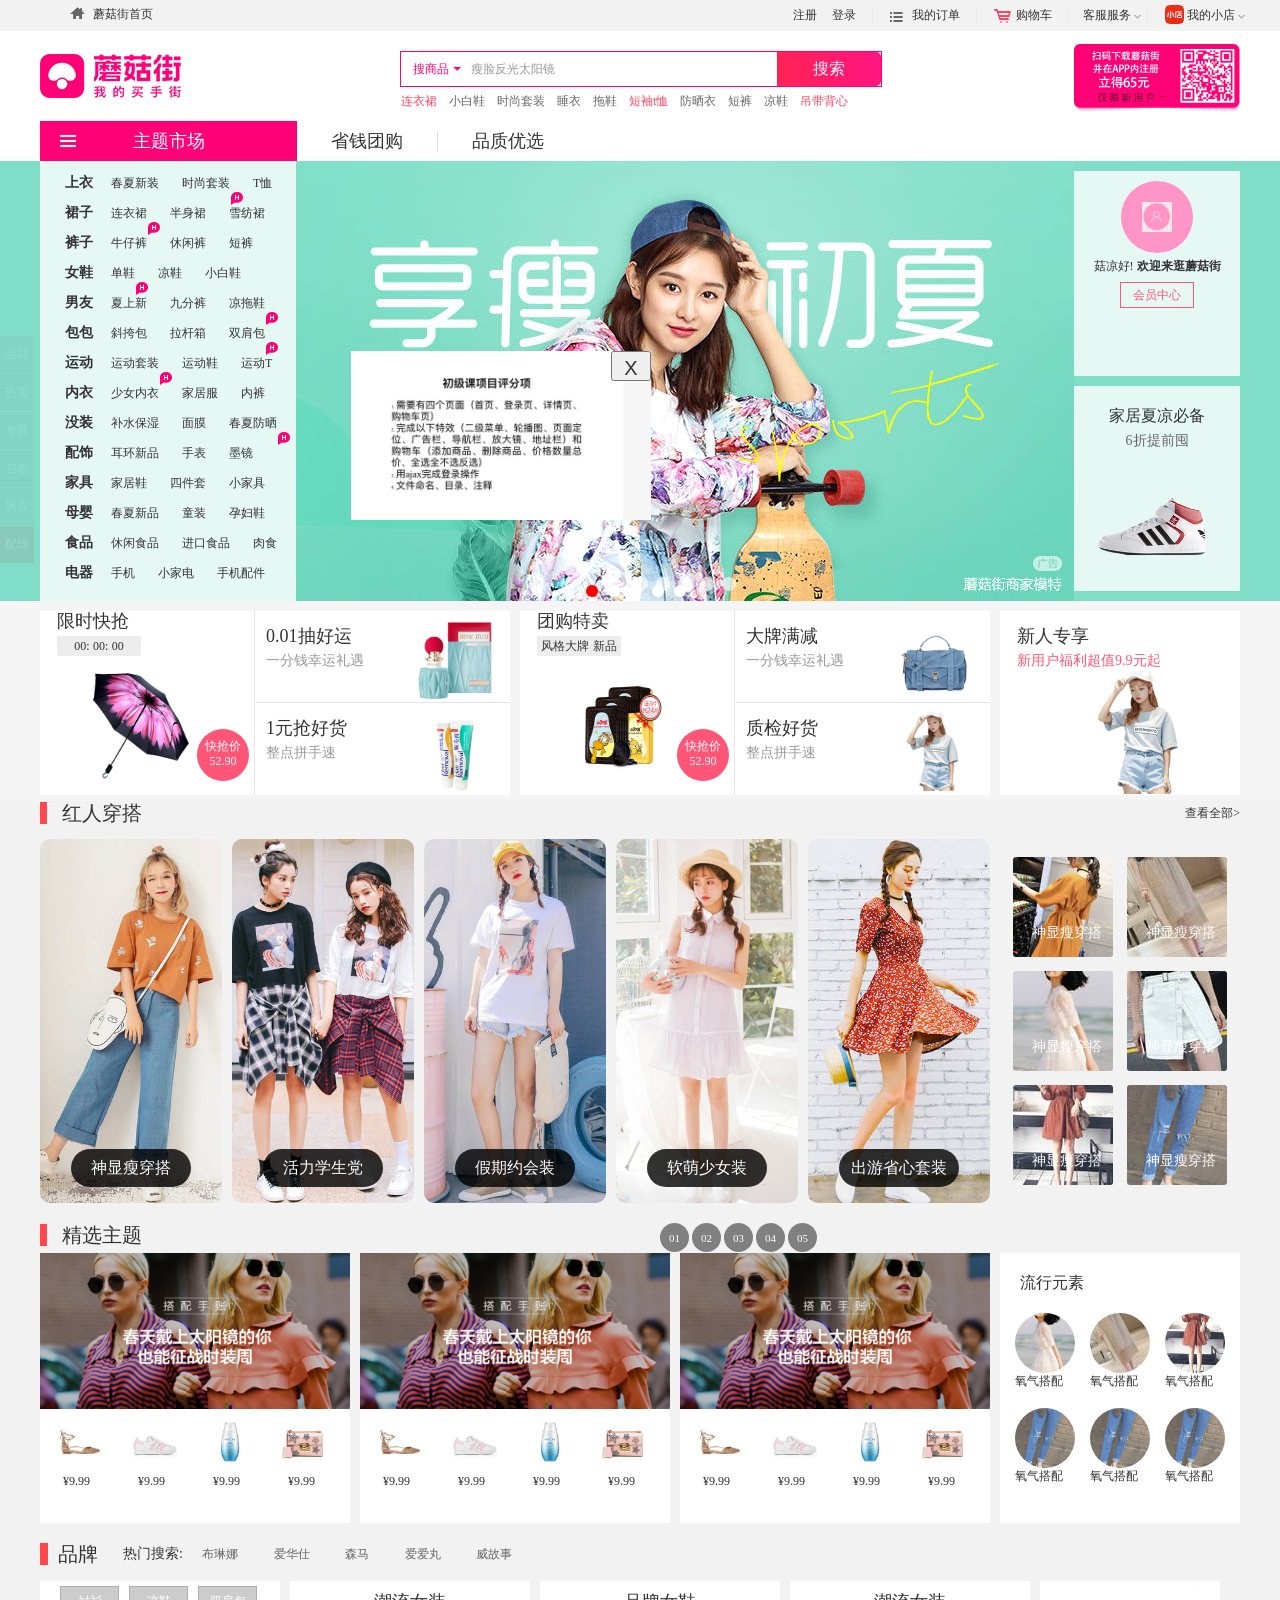
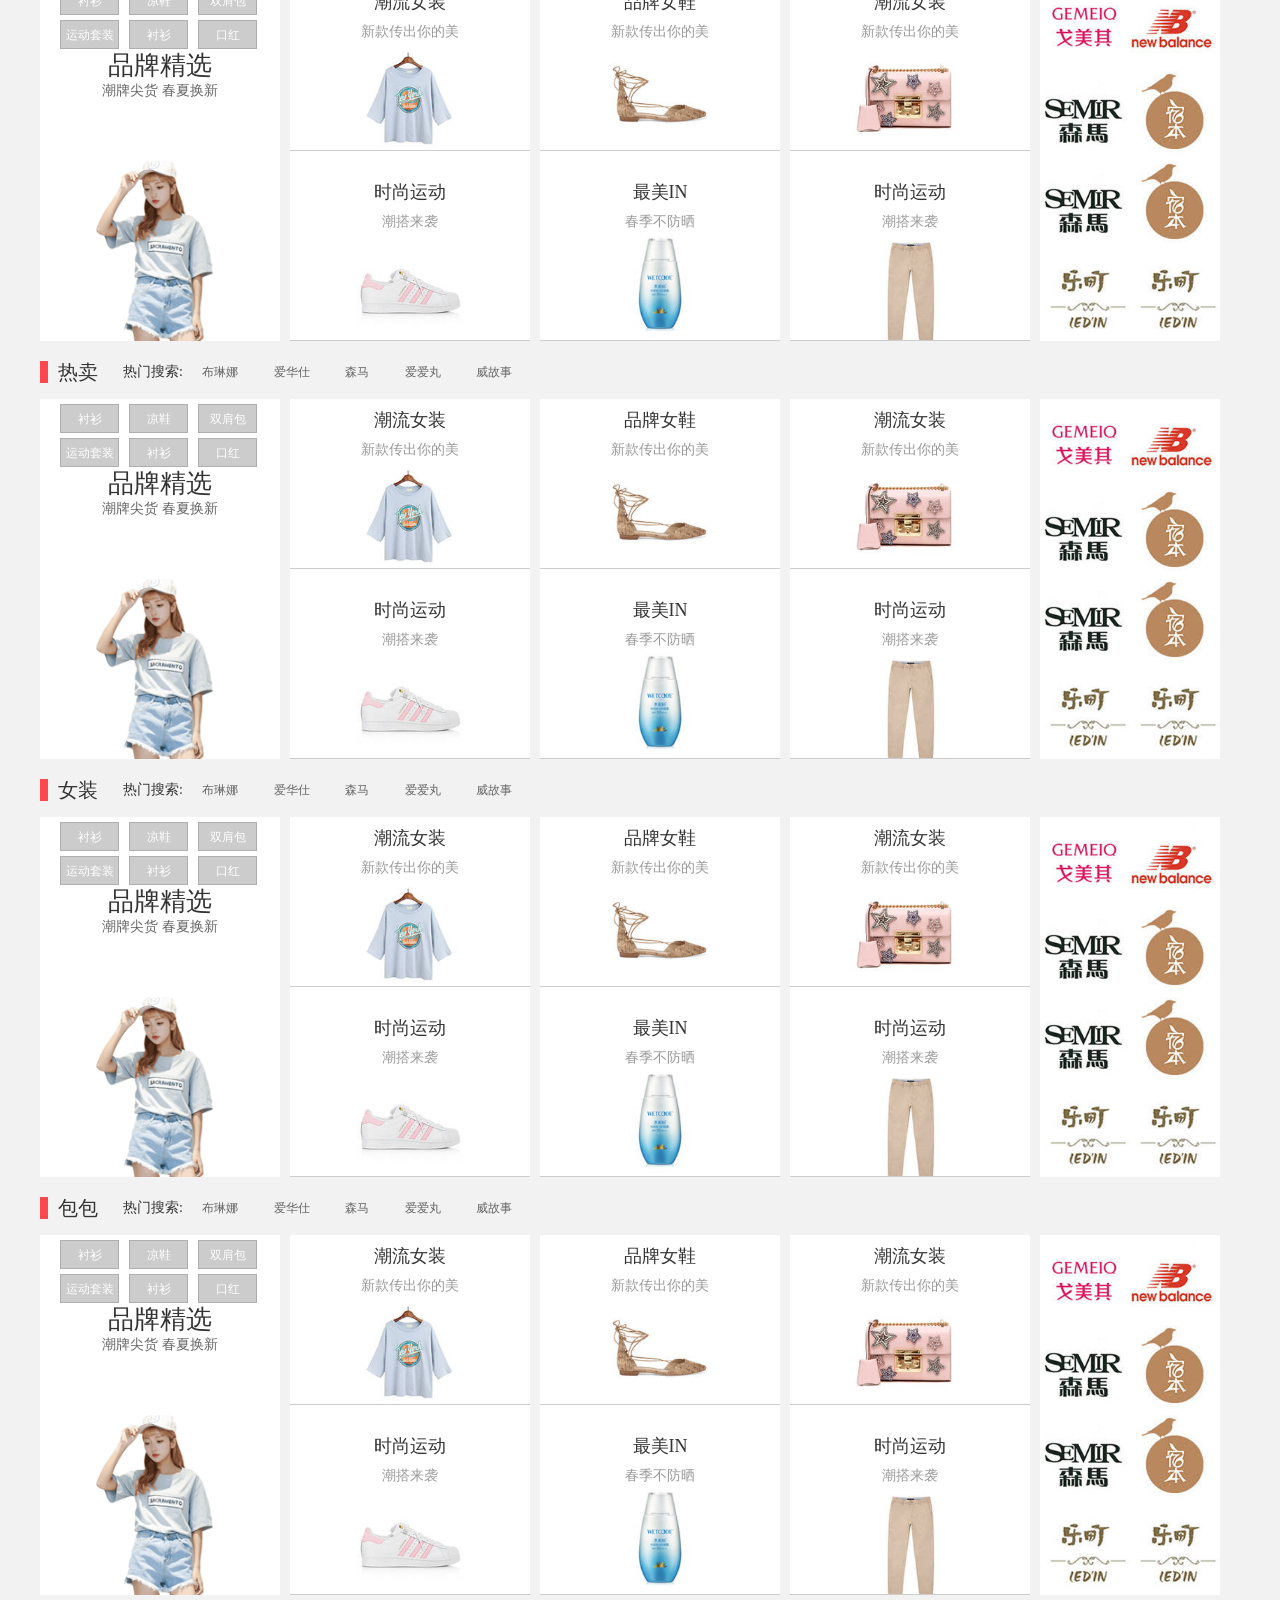
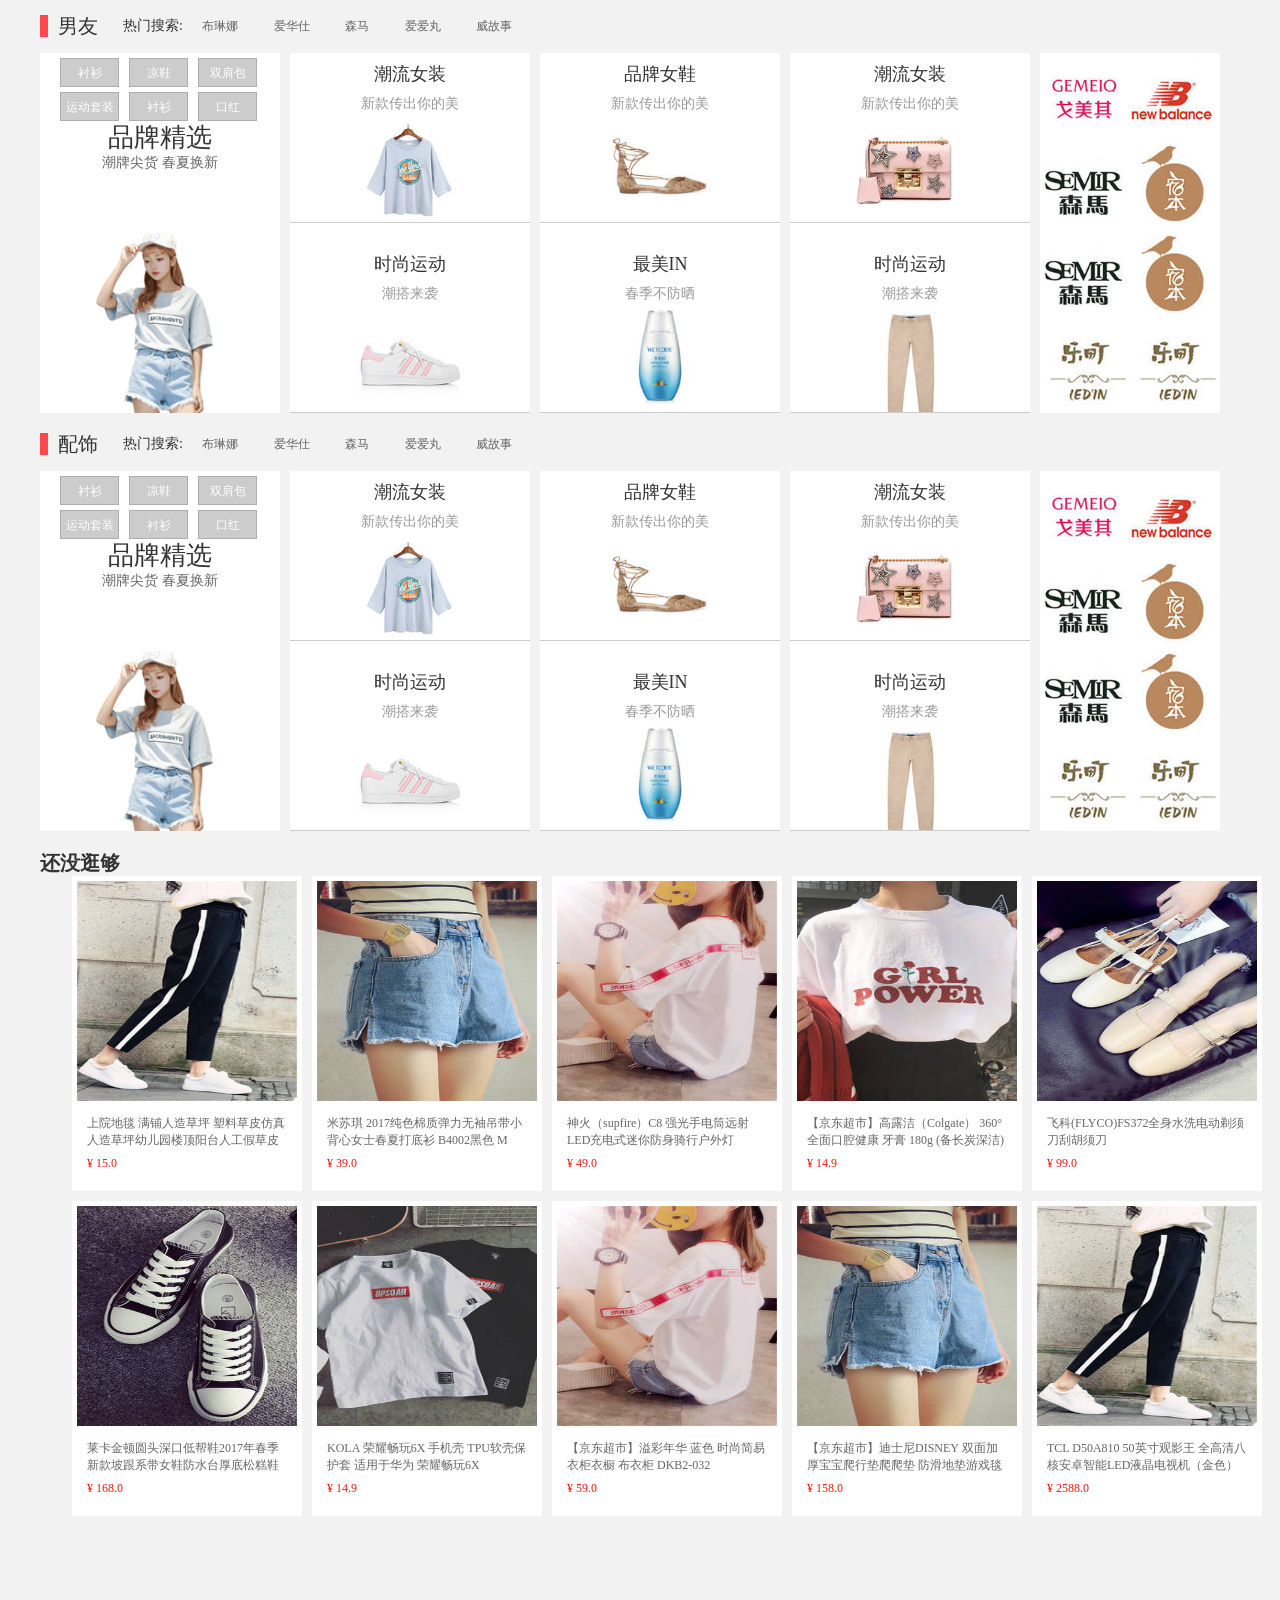
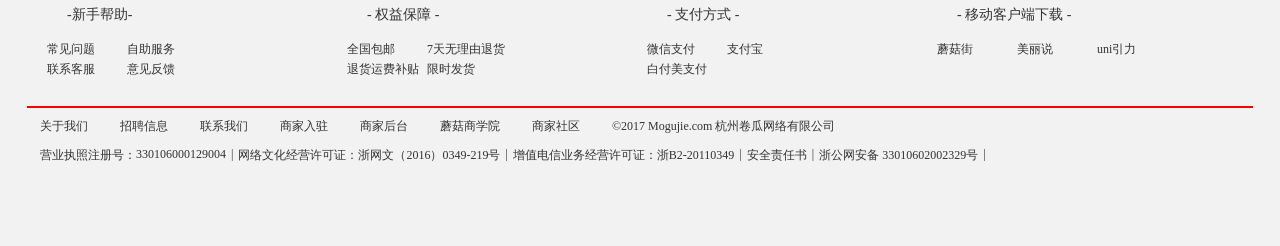
<file: mogujie/首页/index.html>
<!DOCTYPE html>
<html lang="en">
<head>
	<meta charset="UTF-8">
	<title>首页</title>
	<link rel="icon" href="./static/imgs/1.ico">
	<link rel="stylesheet" href="./static/css/default.css">

</head>
<body>
	<!--楼梯导航-->
	<div class="lift">
        	<ul>
        		<li><a href="javascript:;">品牌</a></li>
        		<li><a href="javascript:;">热卖</a></li>
        		<li><a href="javascript:;">女装</a></li>
        		<li><a href="javascript:;">包包</a></li>
        		<li><a href="javascript:;">男友</a></li>
        		<li><a href="javascript:;">配饰</a></li>
        		
        	</ul>
     </div>
     <!--广告栏-->
     <div id="ball">
     	<!-- <img src="" alt=""> -->
     	<button id="close">X</button>
     </div>
	<!--头部-->
	<div id="top">
		<div id="header">
		<!--头上左边的首页图标信息-->
			<div id="home">
				<span></span>
				<a class="home-name" href="">蘑菇街首页</a>
			</div>
			<!--头上右边的导航信息-->
			<div id="nav">
				<ul>
					<li>
						<a  id="dian" href="">我的小店</a>
						<i class="down"></i>
					</li>
					<li class="xian">|</li>
					<li>
						<a href="">客服服务</a>
						<i class="down"></i>
					</li>
					<li class="xian">|</li>
					<li>
						<a  id="che" href="file:///C:/Users/Administrator/Desktop/%E4%BE%AF%E4%BC%9A%E4%BC%9A%E9%A1%B9%E7%9B%AE/%E8%B4%AD%E7%89%A9%E8%BD%A6%E9%A1%B5/index.html">购物车</a>

					</li>
					<li class="xian">|</li>
					<li>
						<a id="dan" href="">我的订单</a>
						
					</li>
					<li class="xian">|</li>
					<li>
						<a  href="http://localhost/denglu/">注册&nbsp;&nbsp;&nbsp;&nbsp;&nbsp;登录</a>
					</li>
				</ul>
				
			</div>
			
		</div>
		<!--头中左首页图标信息-->
		<div id="header-m">
			<div class="h-login">
				<div class="h-login-l"></div>
				<!--头中中间部分搜索区-->
				<div class="h-login-m">
					<div class="search-box">
						<div class="selectbox"><span class="selected">搜商品</span></div>
						<form  id="nav_form" action="">
							<input class="nav_txt" type="text" value="瘦脸反光太阳镜">
							<input class="ts_btn" value="搜索" type="submit">
							<div class="ts_hotwords">
								<a class="ts_hotword" href="" style="color:#ff4466">连衣裙</a>
								<a class="ts_hotword" href="" style="color:#666">小白鞋</a>
								<a class="ts_hotword" href="" style="color:#666">时尚套装</a>
								<a class="ts_hotword" href="" style="color:#666">睡衣</a>
								<a class="ts_hotword" href="" style="color:#666">拖鞋</a>
								<a class="ts_hotword" href="" style="color:#ff4466">短袖t恤</a>
								<a class="ts_hotword" href="" style="color:#666">防晒衣</a>
								<a class="ts_hotword" href="" style="color:#666">短裤</a>
								<a class="ts_hotword" href="" style="color:#666">凉鞋</a>
								<a class="ts_hotword" href="" style="color:#ff4466">吊带背心</a>
							</div>
						</form>
					</div>
				</div>
				<!--头右边的首页图标信息-->
				<div class="h-login-r">
					<img src="./static/imgs/20.png" alt="">
				</div>
			</div>
		</div>

	</div>
	<!--导航栏-->
	<div id="nav_bar">
		<div class="main-topnav">
			<div class="topnav-l">主题市场</div>
			<div class="topnav-r">
				<a class="savemoney" href="">省钱团购</a>
				<a  class="pinzhi" href="">品质优选</a>
			</div>
		</div>
	</div>
	<!--轮播区-->
	<div id="slideshow">

		<div class="banner">
			<!--轮播左-->
			<div class="banner-l">
				<ul class="nav_list">
					<li class="btn">
						<a class="first" href="">上衣</a>
						<a href="">春夏新装</a>
						<a href="">时尚套装<span></span></a>
						<a href="">T恤</a>
						<!--隐藏的菜单-->
						<div class="nav_menu">
								<div class="left_wrap">
									<div class="zl_title"><a href="">上衣</a></div>
									<div class="djrm">
										<div class="djrm_top">
											<a href="">当季热卖</a>
											<a class="more" href="">更多 ></a>
										</div>
										<div class="djrm_bottom">
											<dl>
												<dd><a href="">薄外套</a></dd>
												<dd><a href="">春夏新品</a></dd>
												<dd><a href="">防晒衫</a></dd>
												<dd><a href="">短袖雪纺</a></dd>
												<dd><a href="">黄思衫</a></dd>
												<dd><a href="">露脐T恤</a></dd>
												<dd><a href="">针针织开衫</a></dd>
											</dl>
										</div>
										<div class="djrm_top">
											<a href="">流行当品</a>
											<a class="more" href="">更多 ></a>
										</div>
										<div class="djrm_bottom">
											<dl>
												<dd><a href="">薄外套</a></dd>
												<dd><a href="">春夏新品</a></dd>
												<dd><a href="">防晒衫</a></dd>
												<dd><a href="">短袖雪纺</a></dd>
												<dd><a href="">黄思衫</a></dd>
												<dd><a href="">露脐T恤</a></dd>
												<dd><a href="">针针织开衫</a></dd>
											</dl>
										</div>
										<div class="djrm_top">
											<a href="">潮流运动</a>
											<a class="more" href="">更多 ></a>
										</div>
										<div class="djrm_bottom">
											<dl>
												<dd><a href="">薄外套</a></dd>
												<dd><a href="">春夏新品</a></dd>
												<dd><a href="">防晒衫</a></dd>
												<dd><a href="">短袖雪纺</a></dd>
												<dd><a href="">黄思衫</a></dd>
												<dd><a href="">露脐T恤</a></dd>
												<dd><a href="">针针织开衫</a></dd>
											</dl>
										</div>
										<div class="djrm_top">
											<a href="">品牌推荐</a>
											<a class="more" href="">更多 ></a>
										</div>
										<div class="djrm_bottom">
											<dl>
												<dd><a href="">薄外套</a></dd>
												<dd><a href="">春夏新品</a></dd>
												<dd><a href="">防晒衫</a></dd>
												<dd><a href="">短袖雪纺</a></dd>
												<dd><a href="">黄思衫</a></dd>
												<dd><a href="">露脐T恤</a></dd>
												<dd><a href="">针针织开衫</a></dd>
											</dl>
										</div>
										<div class="djrm_top">
											<a href="">品牌推荐</a>
											<a class="more" href="">更多 ></a>
										</div>
										<div class="djrm_bottom">
											<dl>
												<dd><a href="">薄外套</a></dd>
												<dd><a href="">春夏新品</a></dd>
												<dd><a href="">防晒衫</a></dd>
												<dd><a href="">短袖雪纺</a></dd>
												<dd><a href="">黄思衫</a></dd>
												<dd><a href="">露脐T恤</a></dd>
												<dd><a href="">针针织开衫</a></dd>
											</dl>
										</div>
										<div class="djrm_top">
											<a href="">品牌推荐</a>
											<a class="more" href="">更多 ></a>
										</div>
										<div class="djrm_bottom">
											<dl>
												<dd><a href="">薄外套</a></dd>
												<dd><a href="">春夏新品</a></dd>
												<dd><a href="">防晒衫</a></dd>
												<dd><a href="">短袖雪纺</a></dd>
												<dd><a href="">黄思衫</a></dd>
												<dd><a href="">露脐T恤</a></dd>
												<dd><a href="">针针织开衫</a></dd>
											</dl>
										</div>	
									</div>			
								</div>
								<div class="right_wrap">
									<h3>为你推荐</h3>
									<p>根据你购买记录专门推荐</p>
									<div class="imgbox">
										<div class="imgbox1">
											<img src="./static/imgs/11.jpg" alt="">
										</div>
										<div class="imgbox1">
											<img src="./static/imgs/48.jpg" alt="">
										</div>
										<div class="imgbox1">
											<img src="./static/imgs/48.jpg" alt="">
										</div>
										<div class="imgbox1">
											<img src="./static/imgs/11.jpg" alt="">
										</div>
										<div class="imgbox1">
											<img src="./static/imgs/48.jpg" alt="">
										</div>
										<div class="imgbox1">
											<img src="./static/imgs/11.jpg" alt="">
										</div>

									</div>
								</div>
						</div>
					</li>
					
					<li>
						<a class="first" href="">裙子</a>
						<a href="">连衣裙<span></span></a>
						<a href="">半身裙</a>
						<a href="">雪纺裙</a>
					</li>
					<li>
						<a class="first" href="">裤子</a>
						<a href="">牛仔裤</a>
						<a href="">休闲裤</a>
						<a href="">短裤</a>
					</li>
					<li>
						<a class="first" href="">女鞋</a>
						<a href="">单鞋<span></span></a>
						<a href="">凉鞋</a>
						<a href="">小白鞋</a>
					</li>
					<li>
						<a class="first" href="">男友</a>
						<a href="">夏上新</a>
						<a href="">九分裤</a>
						<a href="">凉拖鞋<span></span></a>
					</li>
					<li>
						<a class="first" href="">包包</a>
						<a href="">斜挎包</a>
						<a href="">拉杆箱</a>
						<a href="">双肩包<span></span></a>
					</li>
					<li>
						<a class="first" href="">运动</a>
						<a href="">运动套装<span></span></a>
						<a href="">运动鞋</a>
						<a href="">运动T</a>
					</li>
					<li>
						<a class="first" href="">内衣</a>
						<a href="">少女内衣</a>
						<a href="">家居服</a>
						<a href="">内裤</a>
					</li>
					<li>
						<a class="first" href="">没装</a>
						<a href="">补水保湿</a>
						<a href="">面膜</a>
						<a href="">春夏防晒<span></span></a>
					</li>
					<li>
						<a class="first" href="">配饰</a>
						<a href="">耳环新品</a>
						<a href="">手表</a>
						<a href="">墨镜</a>
					</li>
					<li>
						<a class="first" href="">家具</a>
						<a href="">家居鞋</a>
						<a href="">四件套</a>
						<a href="">小家具</a>
					</li>
					<li>
						<a class="first" href="">母婴</a>
						<a href="">春夏新品</a>
						<a href="">童装</a>
						<a href="">孕妇鞋</a>
					</li>
					<li>
						<a class="first" href="">食品</a>
						<a href="">休闲食品</a>
						<a href="">进口食品</a>
						<a href="">肉食</a>
					</li>
					<li>
						<a class="first" href="">电器</a>
						<a href="">手机</a>
						<a href="">小家电</a>
						<a href="">手机配件</a>
					</li>
			
				</ul>
			</div>
			<!--轮播中-->
			<div id="show">
				<ul>
					<li class="active"><img src="./static/imgs/1.jpg" alt=""></li>
					<li><img src="./static/imgs/2.jpg" alt=""></li>
					<li><img src="./static/imgs/3.jpg" alt=""></li>
					<li><img src="./static/imgs/4.jpg" alt=""></li>
					<li><img src="./static/imgs/5.jpg" alt=""></li>
					
				</ul>
				<div id="left"><</div>
				<div id="right">></div>
				<div id="circlelist">
					<ul>
						<li class="listactive"></li>
						<li></li>
						<li></li>
						<li></li>
						<li></li>
						
					</ul>
				</div>
			</div>
			
			
			<!--轮播右-->
			<div class="user_info">
				<div class="base_info">
					<a  class="avatar" href=""></a>
					<div class="welcome">
						<a class="txt">菇凉好!</a>
						<a class="name">欢迎来逛蘑菇街</a>
					</div>
					<a class="privileged" href="">会员中心</a>
				</div>
				<div class="foot_wrapper">
					<div class="propagnda">
						<p class="top_title">家居夏凉必备</p>
						<p class="top_desc">6折提前囤</p>
					</div>
					<div class="live_show">
						<img src="./static/imgs/13.png" alt="">
					</div>
				</div>
			</div>
		</div>
	</div>
	<!--轮播下模块行-->
	<div id="module">
		<div class="module_row">
			<!--模块左-->
			<div class="flash_sale">
			<!--块左-->
				<div class="flash_sale-l">
					<div class="flash_sale-l-t">
						<div class="font-title">限时快抢</div>
						<div class="spcate-timer">
							<span class="h">00:</span>
							<span class="m">00:</span>
							<span class="s">00</span>
						</div>
					</div>
					<div class="flash_sale-l-m">
						<img  class="bigimg" src="./static/imgs/22.png" alt="">
						<div class="kqg">
							<div class="kqg-t">快抢价</div>
							<div class="kqg-b">52.90</div>
						</div>
					</div>
				</div>	
				<!--块右-->
				<div class="flash_sale-r">
					<a class="qhh" href="">
						<div class="subinfors">
							<div class="font-title" style="color: #333333">0.01抽好运</div>
							<div class="font-subTitle " style="color: #999999">一分钱幸运礼遇</div>
						</div>
						<div class="subgood">
							<img src="./static/imgs/10.png" alt="">
						</div>
					</a>
					<a class="qhh" href="">
						<div class="subinfors">
							<div class="font-title" style="color: #333333">1元抢好货</div>
							<div class="font-subTitle " style="color: #999999">整点拼手速</div>
						</div>
						<div class="subgood">
							<img src="./static/imgs/9.png" alt="">
						</div>
					</a>
				</div>	
			</div>
			<!--模块右-->
			<div class="flash_sale">
			<!--块左-->
				<div class="flash_sale-l">
					<div class="flash_sale-l-t">
						<div class="font-title">团购特卖</div>
						<div class="spcate-timer">
							<span class="h">风格大牌</span>
							<span class="m">新品</span>
							<!-- <span class="s">10点上新</span> -->
						</div>
					</div>
					<div class="flash_sale-l-m">
						<img  class="bigimg" src="./static/imgs/23.png" alt="">
						<div class="kqg">
							<div class="kqg-t">快抢价</div>
							<div class="kqg-b">52.90</div>
						</div>
					</div>
				</div>	
				<!--块右-->
				<div class="flash_sale-r">
					<a class="qhh" href="">
						<div class="subinfors">
							<div class="font-title" style="color: #333333">大牌满减</div>
							<div class="font-subTitle " style="color: #999999">一分钱幸运礼遇</div>
						</div>
						<div class="subgood">
							<img src="./static/imgs/14.png" alt="">
						</div>
					</a>
					<a class="qhh" href="">
						<div class="subinfors">
							<div class="font-title" style="color: #333333">质检好货</div>
							<div class="font-subTitle " style="color: #999999">整点拼手速</div>
						</div>
						<div class="subgood">
							<img src="./static/imgs/15.png" alt="">
						</div>
					</a>
				</div>	
			</div>
			<div class="module_row-r">
				<div class="maininfos">
					<div class="font-title" style="color:#333333">新人专享</div>
					<div class="font-subTitle" style="color:#ff5577">新用户福利超值9.9元起</div>
				</div>
				<div class="imagebox">
					<img src="./static/imgs/15.png" alt="">
				</div>
			</div>

		</div>
	</div>
	<!--内容区-->
	<div id="content">
		<!--红人穿搭-->
		<div class="mod_row_show">
			<!--提示性文字-->
			<div class="hint">
				<span class="hint-xian"></span>
				红人穿搭
				<a class="checkmore" href="file:///C:/Users/Administrator/Desktop/%E4%BE%AF%E4%BC%9A%E4%BC%9A%E9%A1%B9%E7%9B%AE/%E8%AF%A6%E6%83%85%E9%A1%B5/index.html">查看全部></a>
			</div>
			<!--内容-->
			<div class="mod_content">
			    <!--左部-->
				<div class="left_part">
					<ul>
						<li><a class="text-hide">神显瘦穿搭</a><img src="./static/imgs/6.jpg"></li>
						<li><div class="text-hide">活力学生党</div><img src="./static/imgs/7.jpg"></li>
						<li><div class="text-hide">假期约会装</div><img src="./static/imgs/8.jpg"></li>
						<li><div class="text-hide">软萌少女装</div><img src="./static/imgs/9.jpg"></li>
						<li><div class="text-hide">出游省心套装</div><img src="./static/imgs/10.jpg"></li>
					</ul>
				</div>
				<!--右部-->
				<div class="right_part">
					<ul class="fillimg">
						<li><a class="text">神显瘦穿搭</a><img  class="t" src="./static/imgs/19.jpg"></li>
						<li><a class="text">神显瘦穿搭</a><img src="./static/imgs/20.jpg"></li>
						<li><a class="text">神显瘦穿搭</a><img class="m" src="./static/imgs/21.jpg"></li>
						<li><a class="text">神显瘦穿搭</a><img src="./static/imgs/22.jpg"></li>
						<li><a class="text">神显瘦穿搭</a><img class="d"src="./static/imgs/23.jpg"></li>
						<li><a class="text">神显瘦穿搭</a><img src="./static/imgs/24.jpg"></li>
					</ul>
				</div>
			</div>
			
		</div>
		<!--精选主题-->
		<div class="mod_row_show-1">
			<!--抬头字-->
			<div class="jxzt">
				<span class="line"></span>
				精选主题
				<div class="dotbox">
					<a class="dot_default" href="">01</a>
					<a class="dot_default" href="">02</a>
					<a class="dot_default" href="">03</a>
					<a class="dot_default" href="">04</a>
					<a class="dot_default" href="">05</a>
				</div>
			</div>
			<!--精选主题内容-->
			<div class="mod_row_show-1-l">
				<div class="upper">
					<img src="./static/imgs/15.jpg" alt="">
				</div>
				<div class="bot">
					<ul class="pic">
						<li><img src="static/imgs/32.jpg"><div class="jiage">¥9.99</div></li>
						<li><img src="static/imgs/33.jpg"><div class="jiage">¥9.99</div></li>
						<li><img src="static/imgs/31.jpg"><div class="jiage">¥9.99</div></li>
						<li><img src="static/imgs/30.jpg"><div class="jiage">¥9.99</div></li>
					</ul>
				</div>
			</div>
			<div class="mod_row_show-1-l">
				<div class="upper">
					<img src="./static/imgs/15.jpg" alt="">
				</div>
				<div class="bot">
					<ul class="pic">
						<li><img src="static/imgs/32.jpg"><div class="jiage">¥9.99</div></li>
						<li><img src="static/imgs/33.jpg"><div class="jiage">¥9.99</div></li>
						<li><img src="static/imgs/31.jpg"><div class="jiage">¥9.99</div></li>
						<li><img src="static/imgs/30.jpg"><div class="jiage">¥9.99</div></li>
					</ul>
				</div>
			</div>
			<div class="mod_row_show-1-l">
				<div class="upper">
					<img src="./static/imgs/15.jpg" alt="">
				</div>
				<div class="bot">
					<ul class="pic">
						<li><img src="static/imgs/32.jpg"><div class="jiage">¥9.99</div></li>
						<li><img src="static/imgs/33.jpg"><div class="jiage">¥9.99</div></li>
						<li><img src="static/imgs/31.jpg"><div class="jiage">¥9.99</div></li>
						<li><img src="static/imgs/30.jpg"><div class="jiage">¥9.99</div></li>
					</ul>
				</div>
			</div>
			<div class="right_popular">
				<div class="right_popular_title">流行元素</div>
				<div class="right_popular_goods">
					<ul>
						<li>
							<div class="right_popular_good_pic">
								<img src="./static/imgs/21.jpg" alt="" width="60px">
							</div>
							<p>氧气搭配</p>
						</li>
						<li>
							<div class="right_popular_good_pic">
								<img src="./static/imgs/20.jpg" alt="">
							</div>
							<p>氧气搭配</p>
						</li>
						<li>
							<div class="right_popular_good_pic">
								<img src="./static/imgs/23.jpg" alt="">
							</div>
							<p>氧气搭配</p>
						</li>
						<li>
							<div class="right_popular_good_pic">
								<img src="./static/imgs/24.jpg" alt="">
							</div>
							<p>氧气搭配</p>
						</li>
						<li>
							<div class="right_popular_good_pic">
								<img src="./static/imgs/25.jpg" alt="">
							</div>
							<p>氧气搭配</p>
						</li>
						<li>
							<div class="right_popular_good_pic">
								<img src="./static/imgs/25.jpg" alt="">
							</div>
							<p>氧气搭配</p>
						</li>
					</ul>
					
				</div>
			</div>
		</div>
		<!--品牌-->
		<div class="mod_row_show-2 product1">
			<!--抬头字-->
			<div class="taizi">
					<div class="line"></div>
					<div class="titleName">品牌</div>
					<div class="linkbox">
						热门搜索:
						<a class="link_default" href="">布琳娜</a>
						<a class="link_default" href="">爱华仕</a>
						<a class="link_default" href="">森马</a>
						<a class="link_default" href="">爱爱丸</a>
						<a class="link_default" href="">威故事</a>
					</div>
			</div>
			<div class="mod_row_show-2-1">
				<ul>
					<li class="fillpic">
						<div class="lump">
							<a class="hot-txt" href="">衬衫</a>
							<a class="hot-txt" href="">凉鞋</a>
							<a class="hot-txt" href="">双肩包</a>
							<a class="hot-txt" href="">运动套装</a>
							<a class="hot-txt" href="">衬衫</a>
							<a class="hot-txt" href="">口红</a>
						</div>
						<div class="ppjx">品牌精选</div>
						<div class="ppjx-d" style="color:#666">潮牌尖货 春夏换新</div>
						<div class="ppjx-p">
							<img src="./static/imgs/15.png" alt="">
						</div>
					</li>
					<li class="fillpic">
						<div class="toptxt">
							<div class="top-title">潮流女装</div>
							<div class="sub-title">新款传出你的美</div>
							<div class="tutu">
								<img src="./static/imgs/34.jpg" alt="">
							</div>
						</div>
						<div class="toptxt">
							<div class="top-title">时尚运动</div>
							<div class="sub-title">潮搭来袭</div>
							<div class="tutu">
								<img src="./static/imgs/33.jpg" alt="">
							</div>
						</div>
					</li>
					<li class="fillpic">
						<div class="toptxt">
							<div class="top-title">品牌女鞋</div>
							<div class="sub-title">新款传出你的美</div>
							<div class="tutu">
								<img src="./static/imgs/32.jpg" alt="">
							</div>
						</div>
						<div class="toptxt">
							<div class="top-title">最美IN</div>
							<div class="sub-title">春季不防晒</div>
							<div class="tutu">
								<img src="./static/imgs/31.jpg" alt="">
							</div>
						</div>
					</li>
					<li class="fillpic">
						<div class="toptxt">
							<div class="top-title">潮流女装</div>
							<div class="sub-title">新款传出你的美</div>
							<div class="tutu">
								<img src="./static/imgs/30.jpg" alt="">
							</div>
						</div>
						<div class="toptxt">
							<div class="top-title">时尚运动</div>
							<div class="sub-title">潮搭来袭</div>
							<div class="tutu">
								<img src="./static/imgs/29.jpg" alt="">
							</div>
						</div>
					</li>
				</ul>
					<div class="fill-right">
						<ul class="paizi">
							<li class="paizim"><img src="./static/imgs/35.jpg"></li>
							<li class="paizim"><img src="./static/imgs/36.jpg"></li>
							<li class="paizim"><img src="./static/imgs/38.jpg"></li>
							<li class="paizim"><img src="./static/imgs/37.jpg"></li>
							<li class="paizim"><img src="./static/imgs/38.jpg"></li>
							<li class="paizim"><img src="./static/imgs/37.jpg"></li>
							<li class="paizim"><img src="./static/imgs/39.jpg"></li>
							<li class="paizim"><img src="./static/imgs/40.jpg"></li>
						</ul>
					</div>
				
			</div>
		</div>
		<!--热卖-->
		<div class="mod_row_show-2 product2">
			<!--抬头字-->
			<div class="taizi">
					<div class="line"></div>
					<div class="titleName">热卖</div>
					<div class="linkbox">
						热门搜索:
						<a class="link_default" href="">布琳娜</a>
						<a class="link_default" href="">爱华仕</a>
						<a class="link_default" href="">森马</a>
						<a class="link_default" href="">爱爱丸</a>
						<a class="link_default" href="">威故事</a>
					</div>
			</div>
			<div class="mod_row_show-2-1">
				<ul>
					<li class="fillpic">
						<div class="lump">
							<a class="hot-txt" href="">衬衫</a>
							<a class="hot-txt" href="">凉鞋</a>
							<a class="hot-txt" href="">双肩包</a>
							<a class="hot-txt" href="">运动套装</a>
							<a class="hot-txt" href="">衬衫</a>
							<a class="hot-txt" href="">口红</a>
						</div>
						<div class="ppjx">品牌精选</div>
						<div class="ppjx-d" style="color:#666">潮牌尖货 春夏换新</div>
						<div class="ppjx-p">
							<img src="./static/imgs/15.png" alt="">
						</div>
					</li>
					<li class="fillpic">
						<div class="toptxt">
							<div class="top-title">潮流女装</div>
							<div class="sub-title">新款传出你的美</div>
							<div class="tutu">
								<img src="./static/imgs/34.jpg" alt="">
							</div>
						</div>
						<div class="toptxt">
							<div class="top-title">时尚运动</div>
							<div class="sub-title">潮搭来袭</div>
							<div class="tutu">
								<img src="./static/imgs/33.jpg" alt="">
							</div>
						</div>
					</li>
					<li class="fillpic">
						<div class="toptxt">
							<div class="top-title">品牌女鞋</div>
							<div class="sub-title">新款传出你的美</div>
							<div class="tutu">
								<img src="./static/imgs/32.jpg" alt="">
							</div>
						</div>
						<div class="toptxt">
							<div class="top-title">最美IN</div>
							<div class="sub-title">春季不防晒</div>
							<div class="tutu">
								<img src="./static/imgs/31.jpg" alt="">
							</div>
						</div>
					</li>
					<li class="fillpic">
						<div class="toptxt">
							<div class="top-title">潮流女装</div>
							<div class="sub-title">新款传出你的美</div>
							<div class="tutu">
								<img src="./static/imgs/30.jpg" alt="">
							</div>
						</div>
						<div class="toptxt">
							<div class="top-title">时尚运动</div>
							<div class="sub-title">潮搭来袭</div>
							<div class="tutu">
								<img src="./static/imgs/29.jpg" alt="">
							</div>
						</div>
					</li>
				</ul>
					<div class="fill-right">
						<ul class="paizi">
							<li class="paizim"><img src="./static/imgs/35.jpg"></li>
							<li class="paizim"><img src="./static/imgs/36.jpg"></li>
							<li class="paizim"><img src="./static/imgs/38.jpg"></li>
							<li class="paizim"><img src="./static/imgs/37.jpg"></li>
							<li class="paizim"><img src="./static/imgs/38.jpg"></li>
							<li class="paizim"><img src="./static/imgs/37.jpg"></li>
							<li class="paizim"><img src="./static/imgs/39.jpg"></li>
							<li class="paizim"><img src="./static/imgs/40.jpg"></li>
						</ul>
					</div>
				
			</div>
		</div>
		<!--女装-->
		<div class="mod_row_show-2 product3">
			<!--抬头字-->
			<div class="taizi">
					<div class="line"></div>
					<div class="titleName">女装</div>
					<div class="linkbox">
						热门搜索:
						<a class="link_default" href="">布琳娜</a>
						<a class="link_default" href="">爱华仕</a>
						<a class="link_default" href="">森马</a>
						<a class="link_default" href="">爱爱丸</a>
						<a class="link_default" href="">威故事</a>
					</div>
			</div>
			<div class="mod_row_show-2-1">
				<ul>
					<li class="fillpic">
						<div class="lump">
							<a class="hot-txt" href="">衬衫</a>
							<a class="hot-txt" href="">凉鞋</a>
							<a class="hot-txt" href="">双肩包</a>
							<a class="hot-txt" href="">运动套装</a>
							<a class="hot-txt" href="">衬衫</a>
							<a class="hot-txt" href="">口红</a>
						</div>
						<div class="ppjx">品牌精选</div>
						<div class="ppjx-d" style="color:#666">潮牌尖货 春夏换新</div>
						<div class="ppjx-p">
							<img src="./static/imgs/15.png" alt="">
						</div>
					</li>
					<li class="fillpic">
						<div class="toptxt">
							<div class="top-title">潮流女装</div>
							<div class="sub-title">新款传出你的美</div>
							<div class="tutu">
								<img src="./static/imgs/34.jpg" alt="">
							</div>
						</div>
						<div class="toptxt">
							<div class="top-title">时尚运动</div>
							<div class="sub-title">潮搭来袭</div>
							<div class="tutu">
								<img src="./static/imgs/33.jpg" alt="">
							</div>
						</div>
					</li>
					<li class="fillpic">
						<div class="toptxt">
							<div class="top-title">品牌女鞋</div>
							<div class="sub-title">新款传出你的美</div>
							<div class="tutu">
								<img src="./static/imgs/32.jpg" alt="">
							</div>
						</div>
						<div class="toptxt">
							<div class="top-title">最美IN</div>
							<div class="sub-title">春季不防晒</div>
							<div class="tutu">
								<img src="./static/imgs/31.jpg" alt="">
							</div>
						</div>
					</li>
					<li class="fillpic">
						<div class="toptxt">
							<div class="top-title">潮流女装</div>
							<div class="sub-title">新款传出你的美</div>
							<div class="tutu">
								<img src="./static/imgs/30.jpg" alt="">
							</div>
						</div>
						<div class="toptxt">
							<div class="top-title">时尚运动</div>
							<div class="sub-title">潮搭来袭</div>
							<div class="tutu">
								<img src="./static/imgs/29.jpg" alt="">
							</div>
						</div>
					</li>
				</ul>
					<div class="fill-right">
						<ul class="paizi">
							<li class="paizim"><img src="./static/imgs/35.jpg"></li>
							<li class="paizim"><img src="./static/imgs/36.jpg"></li>
							<li class="paizim"><img src="./static/imgs/38.jpg"></li>
							<li class="paizim"><img src="./static/imgs/37.jpg"></li>
							<li class="paizim"><img src="./static/imgs/38.jpg"></li>
							<li class="paizim"><img src="./static/imgs/37.jpg"></li>
							<li class="paizim"><img src="./static/imgs/39.jpg"></li>
							<li class="paizim"><img src="./static/imgs/40.jpg"></li>
						</ul>
					</div>
				
			</div>
		</div>
		<!--包包-->
		<div class="mod_row_show-2 product4">
			<!--抬头字-->
			<div class="taizi">
					<div class="line"></div>
					<div class="titleName">包包</div>
					<div class="linkbox">
						热门搜索:
						<a class="link_default" href="">布琳娜</a>
						<a class="link_default" href="">爱华仕</a>
						<a class="link_default" href="">森马</a>
						<a class="link_default" href="">爱爱丸</a>
						<a class="link_default" href="">威故事</a>
					</div>
			</div>
			<div class="mod_row_show-2-1">
				<ul>
					<li class="fillpic">
						<div class="lump">
							<a class="hot-txt" href="">衬衫</a>
							<a class="hot-txt" href="">凉鞋</a>
							<a class="hot-txt" href="">双肩包</a>
							<a class="hot-txt" href="">运动套装</a>
							<a class="hot-txt" href="">衬衫</a>
							<a class="hot-txt" href="">口红</a>
						</div>
						<div class="ppjx">品牌精选</div>
						<div class="ppjx-d" style="color:#666">潮牌尖货 春夏换新</div>
						<div class="ppjx-p">
							<img src="./static/imgs/15.png" alt="">
						</div>
					</li>
					<li class="fillpic">
						<div class="toptxt">
							<div class="top-title">潮流女装</div>
							<div class="sub-title">新款传出你的美</div>
							<div class="tutu">
								<img src="./static/imgs/34.jpg" alt="">
							</div>
						</div>
						<div class="toptxt">
							<div class="top-title">时尚运动</div>
							<div class="sub-title">潮搭来袭</div>
							<div class="tutu">
								<img src="./static/imgs/33.jpg" alt="">
							</div>
						</div>
					</li>
					<li class="fillpic">
						<div class="toptxt">
							<div class="top-title">品牌女鞋</div>
							<div class="sub-title">新款传出你的美</div>
							<div class="tutu">
								<img src="./static/imgs/32.jpg" alt="">
							</div>
						</div>
						<div class="toptxt">
							<div class="top-title">最美IN</div>
							<div class="sub-title">春季不防晒</div>
							<div class="tutu">
								<img src="./static/imgs/31.jpg" alt="">
							</div>
						</div>
					</li>
					<li class="fillpic">
						<div class="toptxt">
							<div class="top-title">潮流女装</div>
							<div class="sub-title">新款传出你的美</div>
							<div class="tutu">
								<img src="./static/imgs/30.jpg" alt="">
							</div>
						</div>
						<div class="toptxt">
							<div class="top-title">时尚运动</div>
							<div class="sub-title">潮搭来袭</div>
							<div class="tutu">
								<img src="./static/imgs/29.jpg" alt="">
							</div>
						</div>
					</li>
				</ul>
					<div class="fill-right">
						<ul class="paizi">
							<li class="paizim"><img src="./static/imgs/35.jpg"></li>
							<li class="paizim"><img src="./static/imgs/36.jpg"></li>
							<li class="paizim"><img src="./static/imgs/38.jpg"></li>
							<li class="paizim"><img src="./static/imgs/37.jpg"></li>
							<li class="paizim"><img src="./static/imgs/38.jpg"></li>
							<li class="paizim"><img src="./static/imgs/37.jpg"></li>
							<li class="paizim"><img src="./static/imgs/39.jpg"></li>
							<li class="paizim"><img src="./static/imgs/40.jpg"></li>
						</ul>
					</div>
				
			</div>
		</div>
		<!--男友-->
		<div class="mod_row_show-2 product5">
			<!--抬头字-->
			<div class="taizi">
					<div class="line"></div>
					<div class="titleName">男友</div>
					<div class="linkbox">
						热门搜索:
						<a class="link_default" href="">布琳娜</a>
						<a class="link_default" href="">爱华仕</a>
						<a class="link_default" href="">森马</a>
						<a class="link_default" href="">爱爱丸</a>
						<a class="link_default" href="">威故事</a>
					</div>
			</div>
			<div class="mod_row_show-2-1">
				<ul>
					<li class="fillpic">
						<div class="lump">
							<a class="hot-txt" href="">衬衫</a>
							<a class="hot-txt" href="">凉鞋</a>
							<a class="hot-txt" href="">双肩包</a>
							<a class="hot-txt" href="">运动套装</a>
							<a class="hot-txt" href="">衬衫</a>
							<a class="hot-txt" href="">口红</a>
						</div>
						<div class="ppjx">品牌精选</div>
						<div class="ppjx-d" style="color:#666">潮牌尖货 春夏换新</div>
						<div class="ppjx-p">
							<img src="./static/imgs/15.png" alt="">
						</div>
					</li>
					<li class="fillpic">
						<div class="toptxt">
							<div class="top-title">潮流女装</div>
							<div class="sub-title">新款传出你的美</div>
							<div class="tutu">
								<img src="./static/imgs/34.jpg" alt="">
							</div>
						</div>
						<div class="toptxt">
							<div class="top-title">时尚运动</div>
							<div class="sub-title">潮搭来袭</div>
							<div class="tutu">
								<img src="./static/imgs/33.jpg" alt="">
							</div>
						</div>
					</li>
					<li class="fillpic">
						<div class="toptxt">
							<div class="top-title">品牌女鞋</div>
							<div class="sub-title">新款传出你的美</div>
							<div class="tutu">
								<img src="./static/imgs/32.jpg" alt="">
							</div>
						</div>
						<div class="toptxt">
							<div class="top-title">最美IN</div>
							<div class="sub-title">春季不防晒</div>
							<div class="tutu">
								<img src="./static/imgs/31.jpg" alt="">
							</div>
						</div>
					</li>
					<li class="fillpic">
						<div class="toptxt">
							<div class="top-title">潮流女装</div>
							<div class="sub-title">新款传出你的美</div>
							<div class="tutu">
								<img src="./static/imgs/30.jpg" alt="">
							</div>
						</div>
						<div class="toptxt">
							<div class="top-title">时尚运动</div>
							<div class="sub-title">潮搭来袭</div>
							<div class="tutu">
								<img src="./static/imgs/29.jpg" alt="">
							</div>
						</div>
					</li>
				</ul>
					<div class="fill-right">
						<ul class="paizi">
							<li class="paizim"><img src="./static/imgs/35.jpg"></li>
							<li class="paizim"><img src="./static/imgs/36.jpg"></li>
							<li class="paizim"><img src="./static/imgs/38.jpg"></li>
							<li class="paizim"><img src="./static/imgs/37.jpg"></li>
							<li class="paizim"><img src="./static/imgs/38.jpg"></li>
							<li class="paizim"><img src="./static/imgs/37.jpg"></li>
							<li class="paizim"><img src="./static/imgs/39.jpg"></li>
							<li class="paizim"><img src="./static/imgs/40.jpg"></li>
						</ul>
					</div>
				
			</div>
		</div>
		<!--配饰-->
		<div class="mod_row_show-2 product6">
			<!--抬头字-->
			<div class="taizi">
					<div class="line"></div>
					<div class="titleName">配饰</div>
					<div class="linkbox">
						热门搜索:
						<a class="link_default" href="">布琳娜</a>
						<a class="link_default" href="">爱华仕</a>
						<a class="link_default" href="">森马</a>
						<a class="link_default" href="">爱爱丸</a>
						<a class="link_default" href="">威故事</a>
					</div>
			</div>
			<div class="mod_row_show-2-1">
				<ul>
					<li class="fillpic">
						<div class="lump">
							<a class="hot-txt" href="">衬衫</a>
							<a class="hot-txt" href="">凉鞋</a>
							<a class="hot-txt" href="">双肩包</a>
							<a class="hot-txt" href="">运动套装</a>
							<a class="hot-txt" href="">衬衫</a>
							<a class="hot-txt" href="">口红</a>
						</div>
						<div class="ppjx">品牌精选</div>
						<div class="ppjx-d" style="color:#666">潮牌尖货 春夏换新</div>
						<div class="ppjx-p">
							<img src="./static/imgs/15.png" alt="">
						</div>
					</li>
					<li class="fillpic">
						<div class="toptxt">
							<div class="top-title">潮流女装</div>
							<div class="sub-title">新款传出你的美</div>
							<div class="tutu">
								<img src="./static/imgs/34.jpg" alt="">
							</div>
						</div>
						<div class="toptxt">
							<div class="top-title">时尚运动</div>
							<div class="sub-title">潮搭来袭</div>
							<div class="tutu">
								<img src="./static/imgs/33.jpg" alt="">
							</div>
						</div>
					</li>
					<li class="fillpic">
						<div class="toptxt">
							<div class="top-title">品牌女鞋</div>
							<div class="sub-title">新款传出你的美</div>
							<div class="tutu">
								<img src="./static/imgs/32.jpg" alt="">
							</div>
						</div>
						<div class="toptxt">
							<div class="top-title">最美IN</div>
							<div class="sub-title">春季不防晒</div>
							<div class="tutu">
								<img src="./static/imgs/31.jpg" alt="">
							</div>
						</div>
					</li>
					<li class="fillpic">
						<div class="toptxt">
							<div class="top-title">潮流女装</div>
							<div class="sub-title">新款传出你的美</div>
							<div class="tutu">
								<img src="./static/imgs/30.jpg" alt="">
							</div>
						</div>
						<div class="toptxt">
							<div class="top-title">时尚运动</div>
							<div class="sub-title">潮搭来袭</div>
							<div class="tutu">
								<img src="./static/imgs/29.jpg" alt="">
							</div>
						</div>
					</li>
				</ul>
					<div class="fill-right">
						<ul class="paizi">
							<li class="paizim"><img src="./static/imgs/35.jpg"></li>
							<li class="paizim"><img src="./static/imgs/36.jpg"></li>
							<li class="paizim"><img src="./static/imgs/38.jpg"></li>
							<li class="paizim"><img src="./static/imgs/37.jpg"></li>
							<li class="paizim"><img src="./static/imgs/38.jpg"></li>
							<li class="paizim"><img src="./static/imgs/37.jpg"></li>
							<li class="paizim"><img src="./static/imgs/39.jpg"></li>
							<li class="paizim"><img src="./static/imgs/40.jpg"></li>
						</ul>
					</div>
				
			</div>
		</div>
		<!-- 还没逛够 -->
		<div class="like"><p>还没逛够</p></div>
		<div id="shoplist">
					<a class="shoplist_box">
						<img src="./static/imgs/41.jpg" width="220px" height="220px">
						<p>上院地毯 满铺人造草坪 塑料草皮仿真人造草坪幼儿园楼顶阳台人工假草皮假草皮 10mm普通草绿色/直草 宽幅2米每平价</p>
						<span>¥ 15.0</span>
					</a>
					<a class="shoplist_box">
						<img src="./static/imgs/42.jpg" width="220px" height="220px">
						<p>米苏琪 2017纯色棉质弹力无袖吊带小背心女士春夏打底衫 B4002黑色 M </p>
						<span>¥ 39.0</span>
					</a>
					<a class="shoplist_box">
						<img src="./static/imgs/43.jpg" width="220px" height="220px">
						<p>神火（supfire）C8 强光手电筒远射LED充电式迷你防身骑行户外灯</p>
						<span>¥ 49.0</span>
					</a>
					<a class="shoplist_box">
						<img src="./static/imgs/44.jpg" width="220px" height="220px">
						<p>【京东超市】高露洁（Colgate） 360°全面口腔健康 牙膏 180g (备长炭深洁)</p>
						<span>¥ 14.9</span>
					</a>
					<a class="shoplist_box">
						<img src="./static/imgs/45.jpg" width="220px" height="220px">
						<p>飞科(FLYCO)FS372全身水洗电动剃须刀刮胡须刀 </p>
						<span>¥ 99.0</span>
					</a>
					<a class="shoplist_box">
						<img src="./static/imgs/46.jpg" width="220px" height="220px">
						<p>莱卡金顿圆头深口低帮鞋2017年春季新款坡跟系带女鞋防水台厚底松糕鞋女鞋子 6198 白色 39</p>
						<span>¥ 168.0</span>
					</a>
					<a class="shoplist_box">
						<img src="./static/imgs/47.jpg" width="220px" height="220px">
						<p>KOLA 荣耀畅玩6X 手机壳 TPU软壳保护套 适用于华为 荣耀畅玩6X</p>
						<span>¥ 14.9</span>
					</a>
					<a class="shoplist_box">
						<img src="./static/imgs/43.jpg" width="220px" height="220px">
						<p>【京东超市】溢彩年华 蓝色 时尚简易衣柜衣橱 布衣柜 DKB2-032</p>
						<span>¥ 59.0</span>
					</a>
				
					<a class="shoplist_box">
						<img src="./static/imgs/42.jpg" width="220px" height="220px">
						<p>【京东超市】迪士尼DISNEY 双面加厚宝宝爬行垫爬爬垫 防滑地垫游戏毯 加厚2cm</p>
						<span>¥ 158.0</span>
					</a>
					
					<a class="shoplist_box">
						<img src="./static/imgs/41.jpg" width="220px" height="220px">
						<p>TCL D50A810 50英寸观影王 全高清八核安卓智能LED液晶电视机（金色）</p>
						<span>¥ 2588.0</span>
					</a>
	</div>	
	
				
	</div>
	<!--底部-->
	<div id="footer">
		<div class="httop">
			<ul>
				<li><a href="javascript:void()">-新手帮助-</a></li>
				<li><a href="">常见问题</a></li>
				<li><a href="">自助服务</a></li>
				<li><a href="">联系客服</a></li>
				<li><a href="">意见反馈</a></li>
			</ul>
			<ul>
				<li><a href="javascript:void()">- 权益保障 -</a></li>
				<li><a href="">全国包邮</a></li>
				<li><a href="">7天无理由退货</a></li>
				<li><a href="">退货运费补贴</a></li>
				<li><a href="">限时发货</a></li>
			</ul>
			<ul>
				<li><a href="javascript:void()">- 支付方式 -</a></li>
				<li><a href="">微信支付</a></li>
				<li><a href="">支付宝</a></li>
				<li><a href="">白付美支付</a></li>
				<li><a href="">&nbsp;</a></li>
			</ul>
			<ul>
				<li><a href="javascript:void()">- 移动客户端下载 -</a></li>
				<li><a href="">蘑菇街</a></li>
				<li><a href="">美丽说</a></li>
				<li><a href="">uni引力</a></li>
				<li><a href="">&nbsp;</a></li>
			</ul>
		</div>
		<span class="hongxian"></span>
		<div class="htbottom">
			<div class="ourinfo">
				<ul>
					<li><a href="">关于我们</a></li>
					<li><a href="">招聘信息</a></li>
					<li><a href="">联系我们</a></li>
					<li><a href="">商家入驻</a></li>
					<li><a href="">商家后台</a></li>
					<li><a href="">蘑菇商学院</a></li>
					<li><a href="">商家社区</a></li>
					<li><a href="javascript:void:()">©2017 Mogujie.com 杭州卷瓜网络有限公司</a></li>
				</ul>
			</div>
			<div class="bqinfo">
				<ul>
					<li>营业执照注册号：</li>
					<li><a href="">330106000129004</a></li>
					<li class="separate">|</li>
					<li>网络文化经营许可证：</li>
					<li><a href="">浙网文（2016）0349-219号</a></li>
					<li class="separate">|</li>
					<li>增值电信业务经营许可证：</li>
					<li><a href="">浙B2-20110349</a></li>
					<li class="separate">|</li>
					<li>安全责任书</li>
					<li class="separate">|</li>
					<li> <a href="">浙公网安备 33010602002329号</a></li>
					<li class="separate">|</li>
				</ul>
			</div>
		</div>
	</div>
		<!--吸顶-->
		<div id="header-m" class="xd">
			<div class="h-login">
				<div class="h-login-l"></div>
				<!--头中中间部分搜索区-->
				<div class="h-login-m">
					<div class="search-box">
						<div class="selectbox"><span class="selected">搜商品</span></div>
						<form  id="nav_form" action="">
							<input class="nav_txt" type="text" value="瘦脸反光太阳镜">
							<input class="ts_btn" value="搜索" type="submit">
							<div class="ts_hotwords">
								<a class="ts_hotword" href="" style="color:#ff4466">连衣裙</a>
								<a class="ts_hotword" href="" style="color:#666">小白鞋</a>
								<a class="ts_hotword" href="" style="color:#666">时尚套装</a>
								<a class="ts_hotword" href="" style="color:#666">睡衣</a>
								<a class="ts_hotword" href="" style="color:#666">拖鞋</a>
								<a class="ts_hotword" href="" style="color:#ff4466">短袖t恤</a>
								<a class="ts_hotword" href="" style="color:#666">防晒衣</a>
								<a class="ts_hotword" href="" style="color:#666">短裤</a>
								<a class="ts_hotword" href="" style="color:#666">凉鞋</a>
								<a class="ts_hotword" href="" style="color:#ff4466">吊带背心</a>
							</div>
						</form>
					</div>
				</div>
				<!--头右边的首页图标信息-->
				<div class="h-login-r">
					<img src="./static/imgs/20.png" alt="">
				</div>
			</div>
		</div>
	<script src="static/js/jquery-1.11.2.min.js"></script>
	<script src="static/js/default.js"></script>
</body>
</html>
</file>
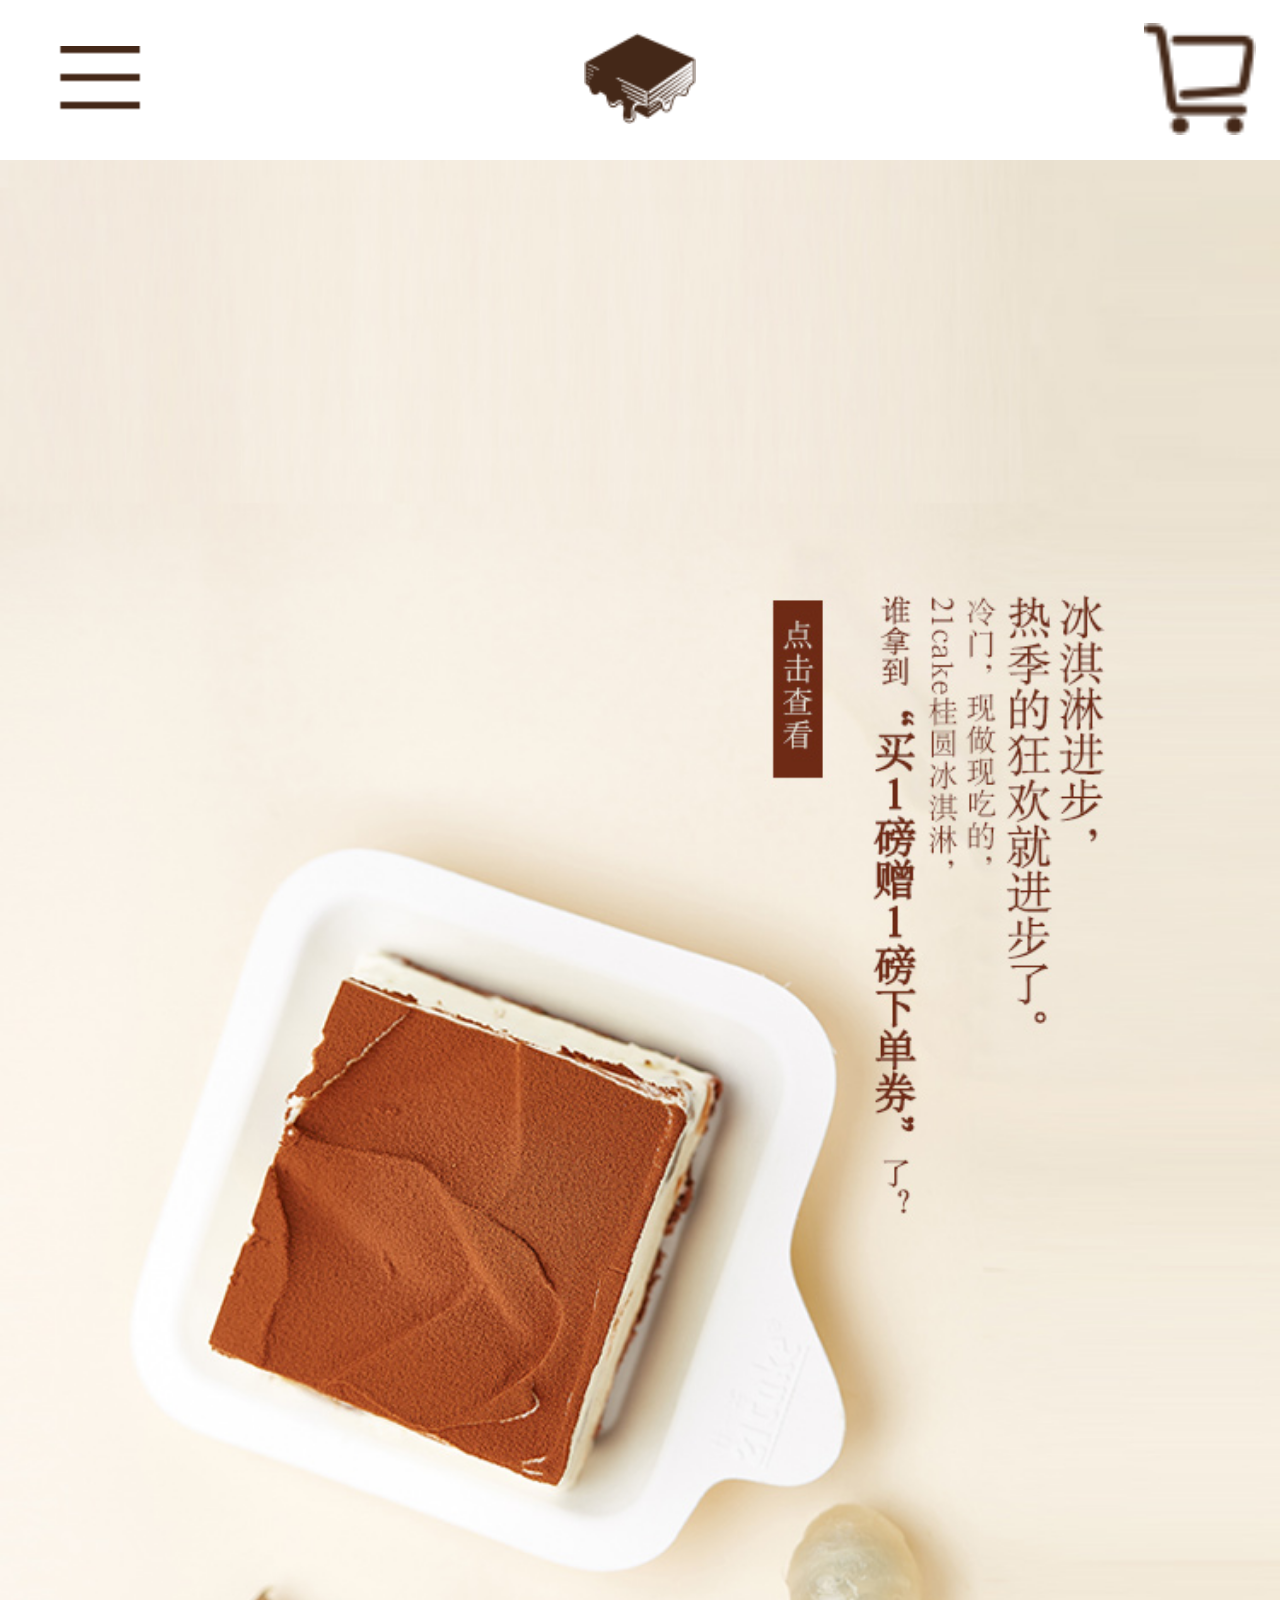
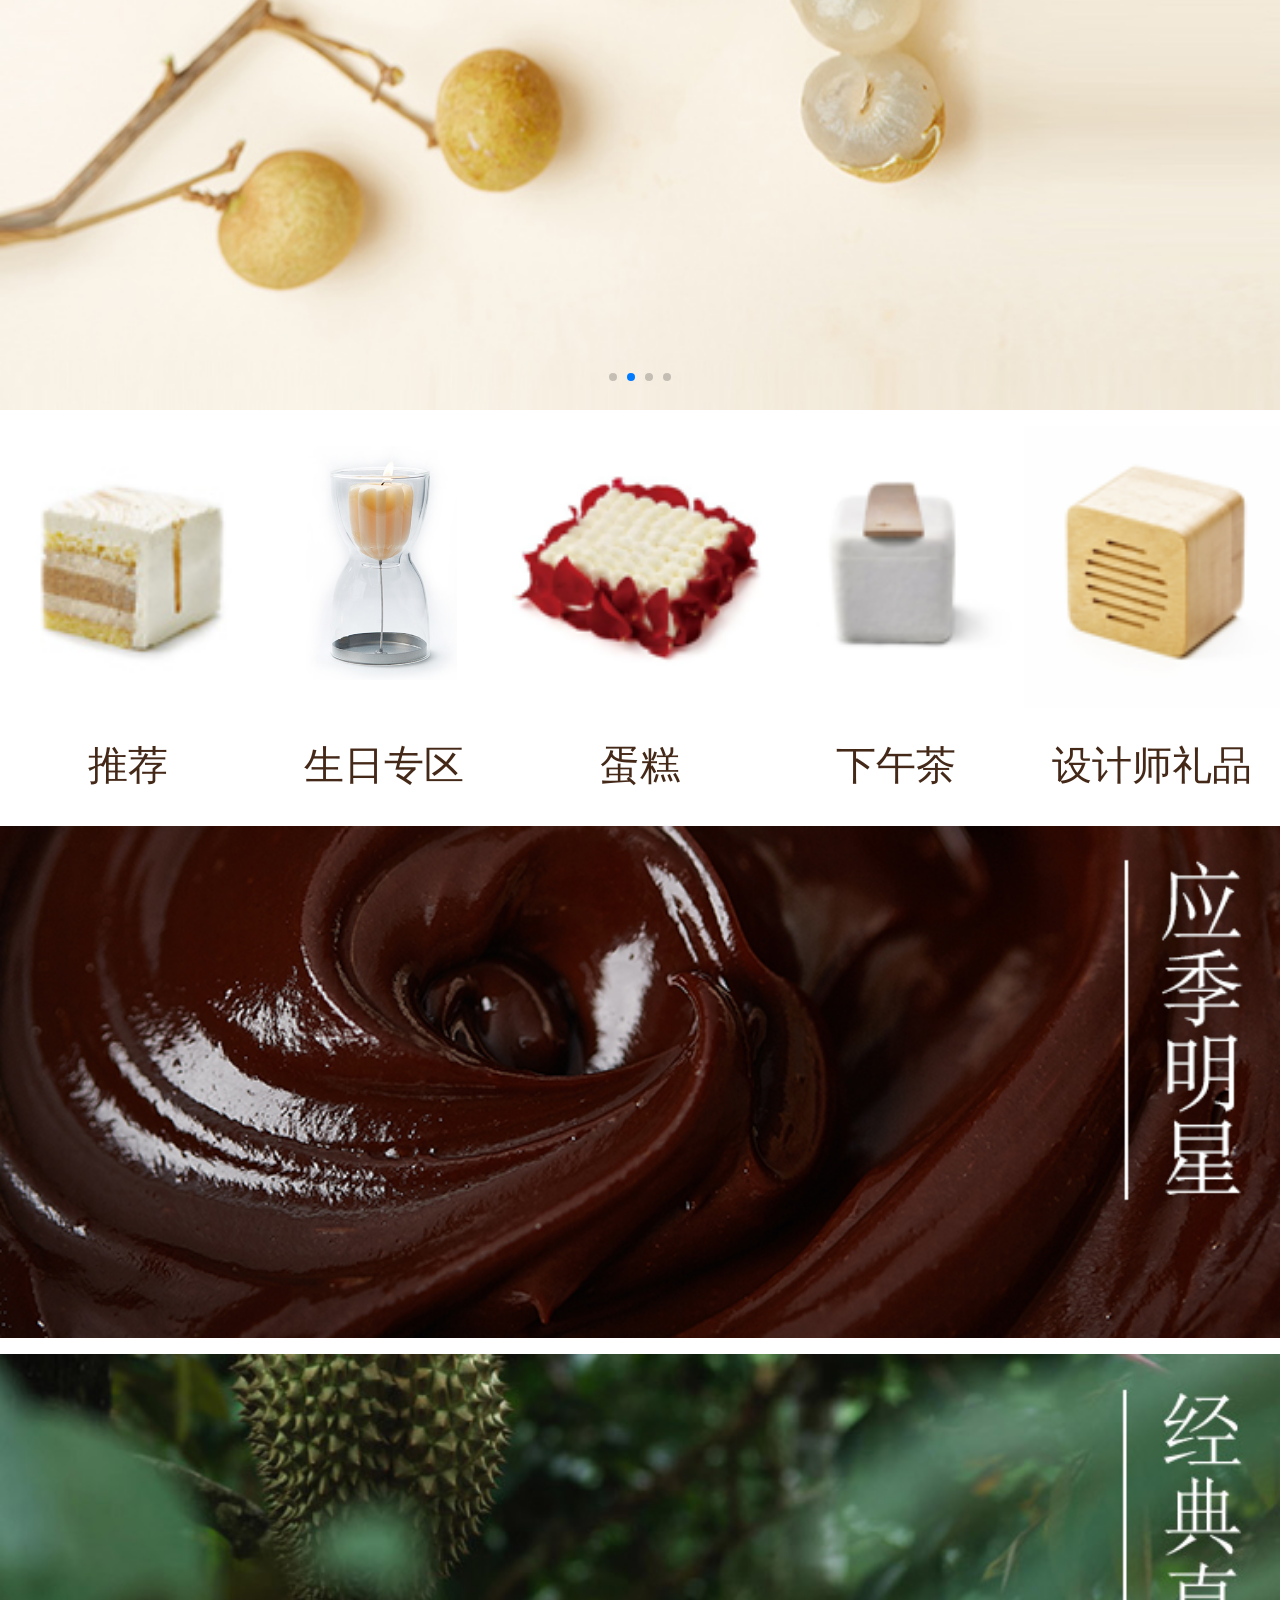
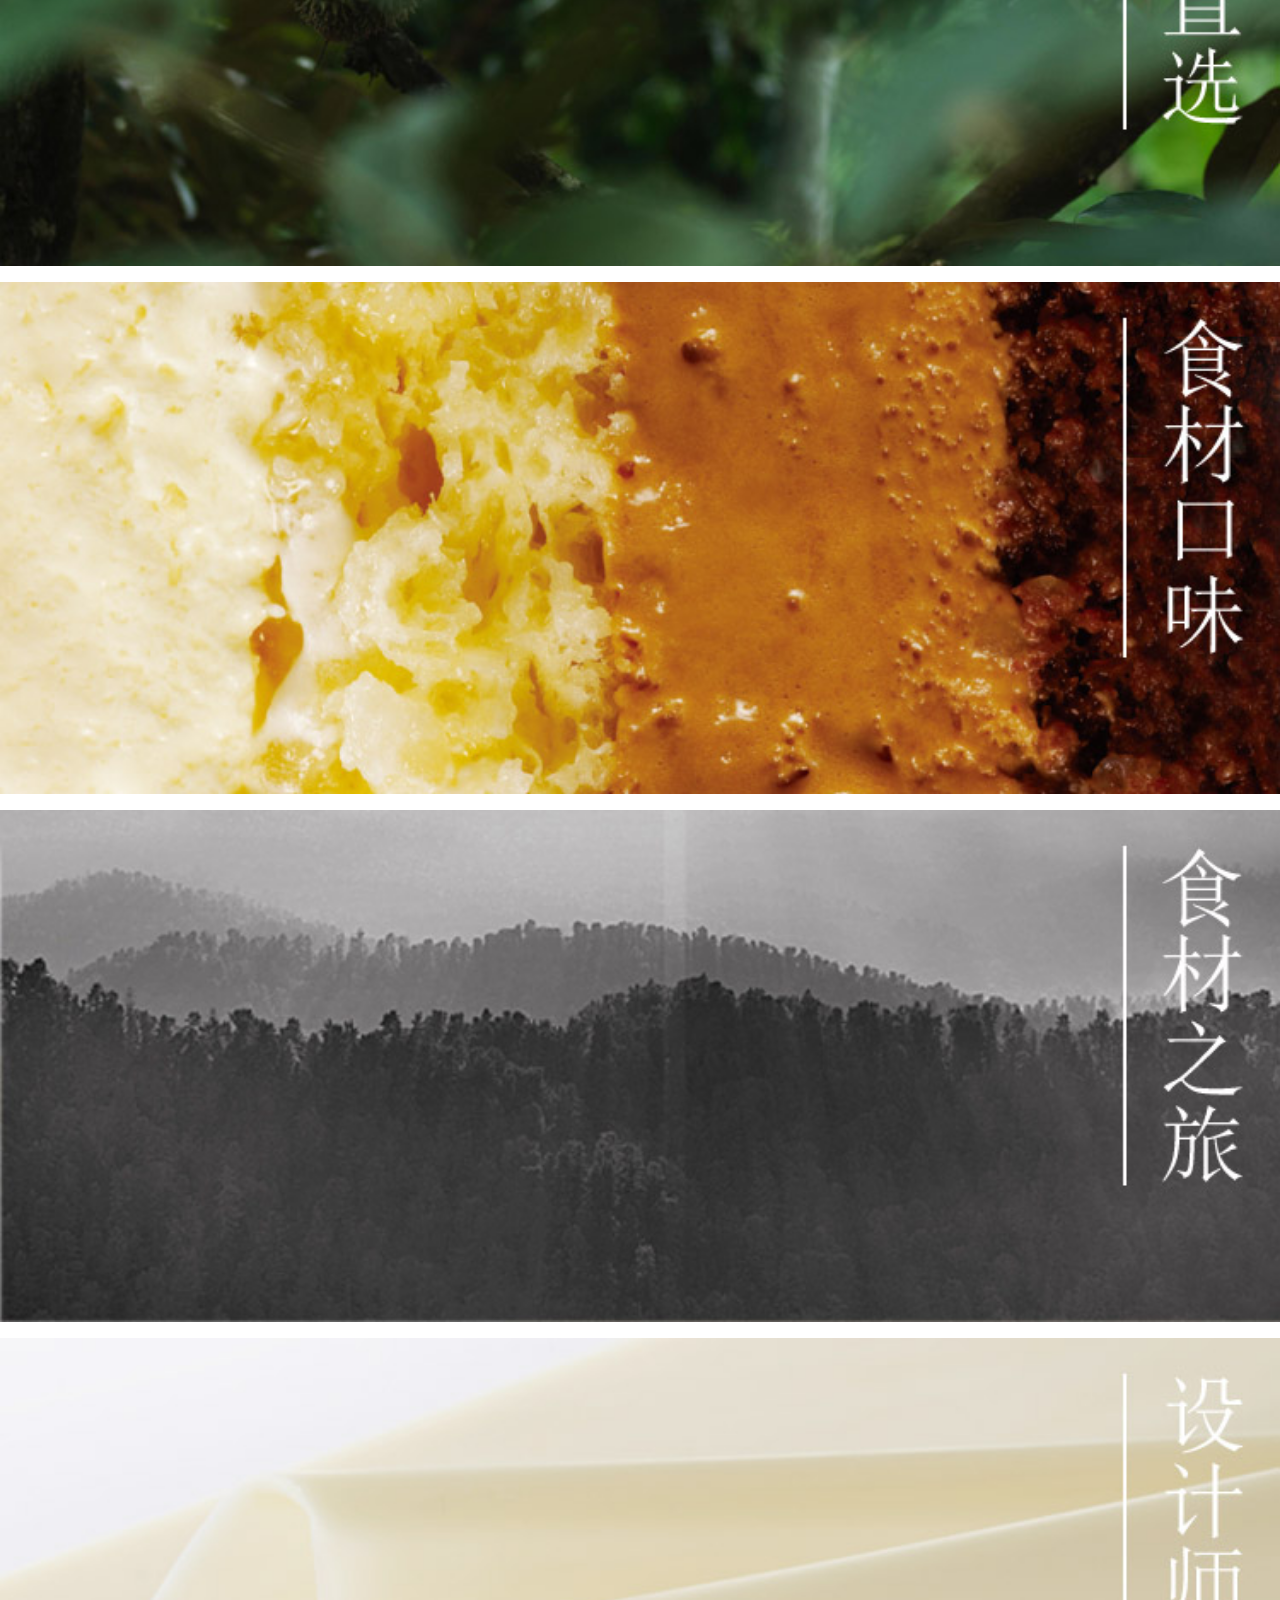
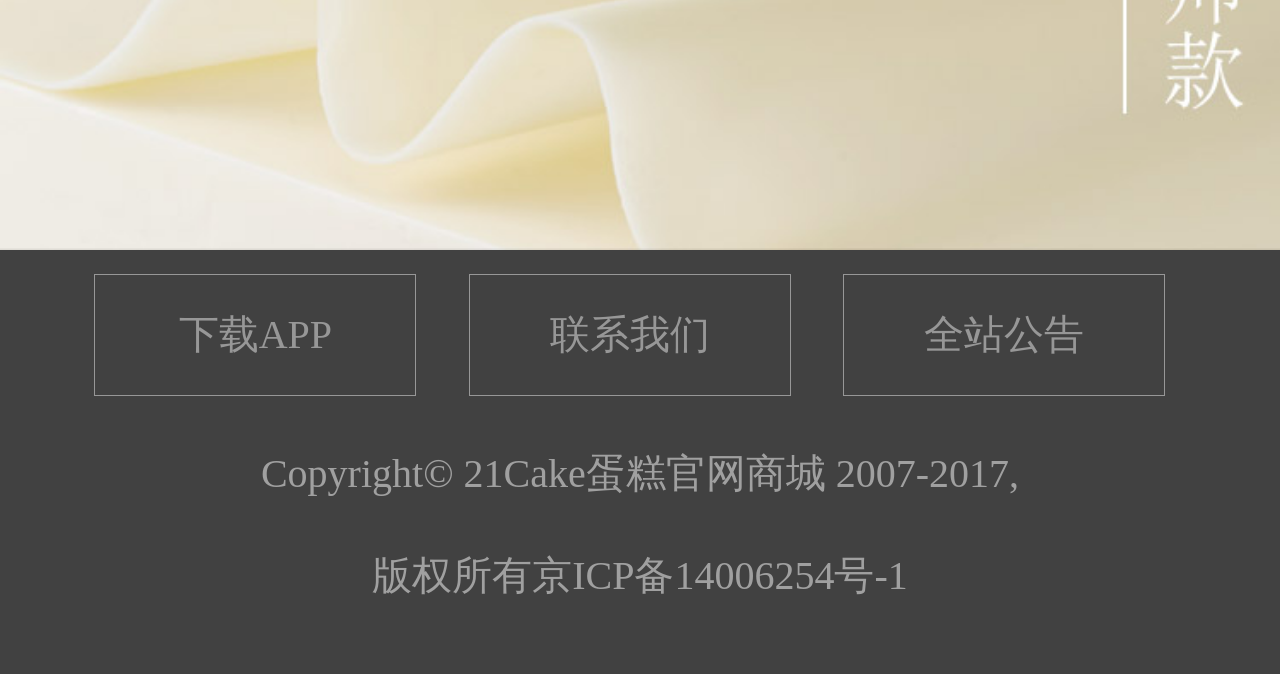
<file: 21cake/indexed.html>
<!DOCTYPE html>
<html lang="en" ng-app="myapp">
<head>
    <meta charset="UTF-8">
    <meta name="viewport" content="width=device-width, initial-scale=1.0, maximum-scale=1.0, user-scalable=no">
    <title>Document</title>
    <!-- <link rel="stylesheet" type="text/css" href="css/bootstrap.min.css"> -->
    <link rel="stylesheet" href="css/indexed.css">
    <link rel="stylesheet" href="css/swiper.min.css">
    <script src="js/swiper.min.js"></script>
    <link rel="stylesheet" href="css/animate.min.css">
    <script src="js/jquery.min.js"></script>
    <script src="js/resp.js"></script>
    <script src="js/angular.min.js"></script>
    <script src="js/angular-route.js"></script>
    <script src="js/fly.js"></script>
</head>
<body ng-controller="cont">
    <div ng-view></div>

<script src="js/swiper.animate1.0.2.min.js"></script>
<!-- <script src="js/jquery.min.js"></script>
<script src="js/bootstrap.js"></script> -->
     <script type="text/javascript">
         var app=angular.module("myapp",['ngRoute'],RouteConfig);
            // 三个页面进行跳转
            function RouteConfig($routeProvider){
              $routeProvider
                .when('/',{
                  templateUrl:"tmpl/index.html"
                })
                 .when('/list',{
                  templateUrl:"tmpl/list.html"
                })
               .when('/cart',{
                  templateUrl:"tmpl/cart.html"
                })  
            }
            app.directive('direc',function(){
            return {
                restrict:'AE', 
                replace : true, 
                compile:function(){
                // console.log("OK");
                    // 轮播部分
                    var mySwiper = new Swiper ('.lunbo', {
                        loop:true,
                        pagination : '.swiper-pagination',
                        // prevButton:'.swiper-button-prev',
                        // nextButton:'.swiper-button-next',
                        autoplay: 1000,
                    });
                    // 列表页导航
                    var mySwiper = new Swiper ('.top-nav', {
                        slidesPerView :5,
                        centeredSlides : false,
                        
                    });
                }
            };
        });
             
    app.controller("cont",function($scope){
            $scope.data=[
              {"goodsId":"101010","img":"./images/s1.jpg","describe":"Brownie Cake","fujia":"布朗尼","price":"298","jia":"./images/list-cart.png"},
               {"goodsId":"10fddsdf","img":"./images/s2.jpg","describe":"The Nut Job Big","fujia":"布莱克","price":"298","jia":"./images/list-cart.png"},
               {"goodsId":"123322","img":"./images/s3.jpg","describe":"Hickory Snow","fujia":"核桃斯诺","price":"298","jia":"./images/list-cart.png"},
               {"goodsId":"2332846","img":"./images/s4.jpg","describe":"Rum Cheese Cake","fujia":"朗姆芝士","price":"298","jia":"./images/list-cart.png"},
               {"goodsId":"3456","img":"./images/s5.jpg","describe":"Chocolate Mousse","fujia":"黑白巧克力慕斯","price":"298","jia":"./images/list-cart.png"},
               {"goodsId":"992348","img":"./images/s6.jpg","describe":"Chestnut Cream","fujia":"栗蓉暗香","price":"298","jia":"./images/list-cart.png"},
               {"goodsId":"123131","img":"./images/s7.jpg","describe":"Wall&amp;Tree","fujia":"东方栗融","price":"298","jia":"./images/list-cart.png"},
               {"goodsId":"3424221299","img":"./images/s8.jpg","describe":"Pine Stone Cowboy","fujia":"松仁蛋奶","price":"298","jia":"./images/list-cart.png"},
               {"goodsId":"djhsjkfh111","img":"./images/s9.jpg","describe":"Bailey's Love Triangle","fujia":"百利甜情人","price":"298","jia":"./images/list-cart.png"},
               {"goodsId":"57839391sddd","img":"./images/s10.jpg","describe":"Chocolate Mousse","fujia":"黑白巧克力慕斯","price":"298","jia":"./images/list-cart.png"}
               
            ];
            
            // 购物车结算
            angular.forEach($scope.data,function(item,index){
                // console.log(item);
                item.num=0;
                item.price=-(-(item.price));
            })
            $scope.set=function(goodsId,bool){
                console.log(goodsId);
                angular.forEach($scope.data,function(item,index){
                    if(goodsId==item.goodsId){
                        if(bool){
                            if(item.num==0){
                                item.num=1;
                                 $scope.cart.push(item);
                            }else{
                                item.num++;
                            }
                        }else{
                                item.num--;
                                item.num=item.num<=0?0:item.num;
                                
                        }
                    }

                })
                    // console.log($scope.cart);
                
            }
            $scope.cart=[];

            $scope.$watch("data",function(){
                var allPrice=0;
                angular.forEach($scope.cart,function(item,index){
                    allPrice+=item.num*item.price;
                    if(item.num<=0){
                        $scope.cart.splice(index,1);
                    }
                })
                // console.log(allPrice);

            },true);

            $scope.sumPrice = function() {
            var allPrice = 0;
            angular.forEach($scope.cart, function(item, index) {
                // 计算总价 
                allPrice += item.num * item.price;
                if (item.num <= 0) {
                    $scope.cart.splice(index, 1)
                };
            })
            return allPrice;
        }


        //商品飞入购物车
        $scope.fly=function(){
            //angular.forEach($scope.data,function(item){
                var flyer = $('<img class="u-flyer" src="./images/cart.png">');
                flyer[0].src=this.item.img;
                flyer[0].style.width="80px";
                flyer[0].height="80";
               // console.log(item.goodsId)
            //鼠标在页面点击开始位置计算.
            var top = $(window).scrollTop();
            
            var dh = event.pageY;

            var newh = dh - top;


            // 购物车按钮  end在那图片飘到哪
            var oDiv = $('#end').offset();


            var newdh = oDiv.top - top;

            // 我可以设置初始,结束,图片宽度
            flyer.fly({
                start: {
                    left: event.pageX,
                    top: newh,
                    // width:1000,
                    // height:1000,
                    // 初始的图片样式我可以设置在class类里面
                },
                end: {
                    left: oDiv.left,
                    top: newdh,
                    width: 0,
                    height: 0
                }
            });
           // })
        }

        })
        
     </script>


     
     

</body>
</html>
</file>
<file: OPPO/static/css/default1.css>
/* oppo */
*{
	box-sizing:border-box;
}
li{
	list-style:none;
}
a{
	text-decoration:none;
}
@media all and (min-width:990px){#nav,#hh ,#nav-1,#hh2,#footer-2,#oppo{display:none;}
header{width:100%;height:30px;background:#009B72;}
#top{width:90%;height:30px;background:#009B72;line-height:30px;margin:0 auto;}
#top>ul{width:20%;height:auto;margin-left:80%;}
#top>ul>li{float:left;width:32%;height:auto;border-left:1px solid #47B488;text-align:center;line-height:30px;background:transparent;}
#top>ul>li>a{color:#fff;font-size:14px;}
#top>ul>li:hover{background:#47b488;}
#top-1{width:100%;height:78px;margin:0 auto;}
#top-2{width:90%;height:auto;background:blue;margin:0 auto;}
.list{width:10.5%;height:auto;float:left;}
.list img{width:100%;display:block;margin:34px 0 20px;padding:2px 0 2px;}
.list-1{width:47%;height:auto;/*background:yellow;*/float:left;margin:34px 0 20px;margin-left:42.5%;}
.list-1>ul>li{width:14%;height:auto;float:left;text-align:center;}
.list-1>ul>li>a{font-size:16px;color:#7B7B7B;padding:2px 0 2px;}
#list-2{border-bottom:2px solid #2AAD6F;}
/* 主要部分 */
main{width:100%;height:auto;overflow:hidden;}
section{width:99.9%;height:auto;margin:0 auto;}

section img{width:100%;display:block;}
.ttu1{width:100%;height:auto;margin-top:5px;overflow:hidden;}
.picture{width:32.5%;height:auto;float:left;margin-left:0.5%;}
.picture img{width:100%;display:block;}
/* 尾部 */
footer{width:100%;height:auto;margin-top:3%;}
#type{width:90%;height:auto;margin:0 auto;padding:10px 0;overflow:hidden;border-bottom:2px solid #cfcfcf;}
#typeface{width:18%;height:auto;float:left;padding:10px 0;}
#typeface>a>h3{font-size:15px;color:#363636;font-weight:700;margin-bottom:20px;}
.typeface-1>li{margin-bottom:10px;}
.typeface-1>li>a{font-size:13px;color:#393939;}
#typeface-2{width:18%;height:auto;float:left;padding:10px 0;margin-left:6%;}
#typeface-2>a{width:100%;height:auto;padding-left:18%;}
#typeface-2>h2{font-size:28px;margin-top:20px;text-align:center;margin-left:15%;}
#typeface-2>p{width:100%;height:auto;font-size:16px;text-align:center;margin-left:18%;}
address{width:100%;height:auto;clear:both;	}
#hezi{width:90%;height:auto;margin:0 auto;/*overflow:hidden;*/padding:40px 0;margin-top:1px solid #ccc;}
#hezi>p{width:56%;height:auto;font-size:13px;color:#7B7B7B;float:left;}
.identification{width:24px;height:25px;float:left;background:url(../imgs/icon-identification.png);margin-top:-6px;}
.identification:hover{background:url(../imgs/icon-identification.png) -25px 0px;}
#footer-focus{width:21%;height:auto;float:left;margin-left:20%;margin-top:-6px;position:relative;}
#footer-focus>p{width:38%;height:auto;float:left;color:#7B7B7B;font-size:14px;line-height:30px;}
.icon-weibo{display:block;width:30px;height:30px;background:#C9C9C9;float:left;margin-left:2%;border-radius:25px;background:url(../imgs/新浪1.png);}
.icon-weibo:hover{background:url(../imgs/新浪.png);}
.icon-wechat{display:block;width:30px;height:30px;float:left;margin-left:5%;background:blue;border-radius:25px;background:url(../imgs/微信.png);}
.icon-wechat:hover{background:url(../imgs/微信1.png);}
.icon-fuwuchuang{display:block;width:30px;height:30px;float:left;margin-left:5%;background:blue;border-radius:25px;background:url(../imgs/服务窗.png);}
.icon-fuwuchuang:hover{background:url(../imgs/服务窗1.png);}
.qh{width:20%;height:auto;position:relation;}
.qh>span{display:block;position:relation;z-index:100;}
.qh2{width:148px;height:211px;position:absolute;border:1px solid #ccc;bottom:28px;left:70px;display:none;}
.qh:hover>.qh2{display:block;}
.qh2>a>img{width:100%;display:block;}
/* 回到顶部 */
#ft1{width:80px;height:38px;background:#47B488;position:fixed;bottom:66px;right:68px;line-height:38px;text-align:center;display:none;}
#ft1 a{color:#fff;font-size:14px;}

#f4{width:40px;height:38px;position:fixed;bottom:66px;right:30px;background:#EDEDED;background-image:url(../imgs/backtop-icon.png);background-repeat:no-repeat;background-position:center;}

#fo1{width:80px;height:38px;background:#47B488;position:fixed;bottom:25px;right:68px;line-height:38px;text-align:center;display:none;	}
#fo1 a{color:#fff;font-size:14px;}
#f5{width:40px;height:38px;position:fixed;bottom:25px;right:30px;background:#EDEDED;background-image:url(../imgs/feedback-icon.png);background-repeat:no-repeat;background-position:center;}
#ft:hover #f4{background:#47B488;background-image:url(../imgs/hddb2.png);background-repeat:no-repeat;background-position:center;z-index:5;}
#ft:hover #ft1{display:block;}

#fo:hover #f5{background:#47B488;background-image:url(../imgs/yj1.png);background-repeat:no-repeat;background-position:center;z-index:1;}
#fo:hover #fo1{display:block;}
</file>
<file: OPPO/static/css/default2.css>
@media all and (max-width:990px){
	header,#top-1 ,address,section ,#oppo{
		display:none;
	}
#nav{width:100%;height:auto;min-height:48px;overflow:hidden;background:#E3F1E3;position:relative;border-bottom:2px solid #1F8657;}
.nav1{display:block;width:30px;height:20px;margin-left:10px;float:left;margin-top:10px;position:relative;}
.nav1>a>img{margin-top:10px;}
.nav2{width:20%;height:48px;float:left;margin-left:35%;	}
.nav2>a>img{width:100%;height:18px;display:block;margin-top:18px;}
.nav3{display:block;width:22px;height:24px;position:absolute;right:15px;top:10px;z-index:20;}
.nav3>a>img{width:100%;display:block;height:24px;}
	
#hh{display:inline-block;overflow-x:scroll;width:100%;background:#E3F1E3;	}
#hh1{display:block;height:35px;min-width:100%；text-align:justify;letter-spacing:3px;}
	
	
	
#nav-1{display:inline-block;overflow:scroll;width:100%;background:#E3F1E3;display:none;position:absolute;}
.nav-2{display:block;height:60px;min-width:100%；width:auto;text-align:justify;letter-spacing:3px;}
.nav-2>.gi{display:inline-block;width:80px;height:60px;background:#E3F1E3;position:relative;text-align:center;line-height:60px;}
.nav-2>.gi>a{display:block;float:left；line-height:60px;color:#1F8657;font-size:18px;}
.nav1:hover>#nav-1{display:block;}
#hh2{width:100%;height:auto;}
#hh2 img{width:100%;display:block;}
	
.picture{width:32.5%;height:auto;float:left;margin-left:0.5%;}
.picture img{width:100%;display:block;}
	
	
#type{width:90%;height:auto;margin:0 auto;padding:10px 0;overflow:hidden;border-bottom:2px solid #cfcfcf;}
#typeface{width:15%;height:auto;float:left;padding:10px 0;}
#typeface>a>h3{font-size:15px;color:#363636;font-weight:700;margin-bottom:20px;}
.typeface-1>li{margin-bottom:10px;}
.typeface-1>li>a{font-size:13px;color:#393939;}
#typeface-2{width:18%;height:14px;float:left;padding:10px 0;margin-left:6%;}
#typeface-2>a{width:100%;height:auto;padding-left:15%;}
#typeface-2>h2{font-size:28px;margin-top:20px;text-align:center;margin-left:18%;}
#typeface-2>p{width:100%;height:auto;font-size:14px;text-align:center;margin-left:16%;}
#footer-2{width:100%;height:auto;margin-top:15px;display:block;}
#footer-3{width:96%;height:100px;margin:0 auto;}
#footer-4>p{display:block;float:left;margin-top:10px;font-size:14px;color:#7B7B7B;}
	
#footer-focus{width:100%;height:auto;float:left;margin-left:1%;margin-top:-6px;position:relative;}
#footer-focus>p{width:80px;height:auto;float:left;color:#7B7B7B;font-size:14px;line-height:30px;}
.icon-weibo{display:block;width:30px;height:30px;background:#C9C9C9;float:left;margin-left:1%;border-radius:25px;background:url(../imgs/新浪1.png);}
.icon-weibo:hover{background:url(../imgs/新浪.png);}
.icon-wechat{display:block;width:30px;height:30px;float:left;margin-left:2%;background:blue;border-radius:25px;background:url(../imgs/微信.png);}
.icon-wechat:hover{background:url(../imgs/微信1.png);}
.icon-fuwuchuang{display:block;width:30px;height:30px;float:left;margin-left:2%;border-radius:25px;background:url(../imgs/服务窗.png);}
.icon-fuwuchuang:hover{background:url(../imgs/服务窗1.png);}
.qh{width:20%;height:auto;position:relation;}
.qh>span{display:block;position:relation;z-index:100;}
.qh2{width:148px;height:211px;position:absolute;border:1px solid #ccc;bottom:28px;left:70px;display:none;}
.qh:hover>.qh2{display:block;}
.qh2>a>img{width:100%;	display:block;}
#footer-5>p{clear:both;float:left;font-size:13px;color:#7B7B7B;margin-top:38px;	}
#footer-6{float:left;width:24px;height:25px;margin-top:30px;margin-left:10px;background-image:url(../imgs/icon-identification.png);}
#footer-6:hover{background-position:-24px 0px;}
#ft1{width:80px;height:38px;background:#47B488;position:fixed;bottom:66px;right:68px;line-height:38px;text-align:center;display:none;}
#ft1 a{color:#fff;font-size:14px;}

#f4{width:40px;height:38px;position:fixed;bottom:66px;right:30px;background:#EDEDED;background-image:url(../imgs/backtop-icon.png);background-repeat:no-repeat;background-position:center;}

#fo1{width:80px;height:38px;background:#47B488;position:fixed;bottom:25px;right:68px;line-height:38px;text-align:center;display:none;	}
#fo1 a{color:#fff;font-size:14px;}
#f5{width:40px;height:38px;position:fixed;bottom:25px;right:30px;background:#EDEDED;background-image:url(../imgs/feedback-icon.png);background-repeat:no-repeat;background-position:center;}
#ft:hover #f4{background:#47B488;background-image:url(../imgs/hddb2.png);background-repeat:no-repeat;background-position:center;z-index:5;}
#ft:hover #ft1{display:block;}

#fo:hover #f5{background:#47B488;background-image:url(../imgs/yj1.png);background-repeat:no-repeat;background-position:center;z-index:1;}
#fo:hover #fo1{display:block}
</file>
<file: OPPO/static/css/default3.css>
@media all and (max-width:720px){
#typeface-2,#typeface{display:none;}
.ttu1{width:100%;height:auto;margin-top:5px;overflow:hidden;}
.picture{width:90%;height:auto;margin-left:5%;}
.picture img{width:100%;display:block;}
	
#oppo{width:100%;height:auto;overflow:hidden;display:block;}
#oppo1{width:96%;height:100px;margin:0 auto;background:#F6F6F6;}
#oppo >#oppo1>a>img{display:block;float:right;width:40%;height:auto;}
#oppo>#oppo1>h3{width:40%;height:auto;display:block;font-size:30px;margin-top:38px;}
#oppo>#oppo1>p{display:block;margin-top:10px;width:40%;height:auto;}
#footer-6{clear:both;width:24px;height:25px;margin-top:30px;margin-left:10px;background-image:url(../imgs/icon-identification.png);margin-left:50%;}
#footer-6:hover{background-position:-24px 0px;}
</file>
<file: smallrice/static/css/default.css>
/* 默认CSS样式 */
/* 设置公共样式 */
*{
	margin:0 0 0 0;
	padding:0 0 0 0;
	font-size:12px;
}
li{
	list-style:none;
	margin:0 0 0 0;
	padding:0 0 0 0;
}
a{
	text-decoration:none;
	color:#666;	
}
/* 设置公共样式结束*/
#top{
	width:100%;
	height:42px;
	background-color: #333333;
}
#top-in{
	margin: 0 auto;
	width:1350px;
	height:42px;
	background-color: #333333;
	}
.t-l{
	height:42px;

	margin-left:30px;
	line-height:42px;
}
.t-l>ul>li{
	float:left;
	display:block;
	margin-left:5px;
}
.t-l>ul>li>a{
	padding:0px 5px;
	color:#B0B0B0;
}
.t-l>ul>li>a:hover{
	color:#FFFFFF;
}
.t-l>ul>li>span{
	color:olivedrab;
	margin-left:2px;
	
}

.t-r{
	height:42px;
	margin-right:50px;
	float:right;	
	line-height:42px;
	
}
.t-r >ul>li{
	float:left;
	display:block;
	margin-left:10px;
	color:silver;
}
.t-r>ul>li>a{
	color:#B0B0B0;
}
.t-r>ul>li>a:hover{
	color:#FFFFFF;
}
.t-r>ul>li>span{
	color:olivedrab;
	margin-left:2px;
	
}
/* 定义头部的样式结束*/

/* LOGO部分开始*/
#logo{
	width:1300px;
	height:92px;
	margin:0 auto;
	position:relative;
	/* border:1px solid black; */
	
}
#logoimg{
	width:56px;
	height:56px;
	float:left;
	background:url('../imgs/logo.png');
	border:solid 1px white;
	position:absolute;
	top:15px;
	left:30px;
}
.nav{
		width:668px;
		height:92px;
		float:left;
		line-height:82px;
		position:absolute;
        
		left:130px;
}
.nav>ul>li{
	float:left;
	display:block;
}
.nav>ul>li>a{
	color:#B0B0B0;
	margin-top:30px;
	font-size:16px;
	color:black;
}
#search{
	width:350px;
	height:82px;
	float:right;
	line-height:82px;
	position:relativa;
}

#search>form{
	margin-top:14px;
}
#search input[name=search]{
	width:317px;
	height:32px;
	float:left;
	border:2px solid sliver;
	font-size:20px;
	position:absolute;
}
#sousuo{
	width:31px;
	height:30px;
	border:1px solid silver;
	float:right;
	position:relativa;
	background:url('../imgs/soousuo.png') no-repeat;
	
	
}
/* LOGO部分结束*/

/* content部分开始*/
#content{
	width:1350px;
	/* height:400px; */
	/* border:5px solid green; */
	height:420px;

	
	
}

#menu{
	width:230px;
	height:416px;
	background:rgb(0,0,0,0.6);
	/* border:solid 1px red; */
	float:left;
	margin-left:65px;
}

#menu>ul{
	float:left;
	margin-top:20px;
	margin:0 0 0 0;
	

}
#mune>ul>li{
	height:40px;
	line-height:40px;
	//background:#FF6700;
		
}
#menu>ul>li>a{
	display:block;
	height:40px;
	width:200px;
	color:#fff;
	padding-left:30px;
	font-size:14px;
		
}
#menu>ul>li>a>span{
	font-size:16px;
	color:rgba(255,255,255,0.6);
	float:right;
	margin-right:30px;
			
}
#menu>ul>li:hover>a{
	background:#FF6700;
}
#menu>ul>li>.list{
	width:250px;
	height:420px;
	background:blue;
	position:absolute;
	top:0;
	left:230px;
	display:none;
}
#menu>ul>li:hover>.list{
	display:block;
	margin-top:135px;
	margin-left:50px;
}
#pic{
	width:1035px;
	height:420px;
	/* border:solid 1px yellow; */
    float:right;
	margin-right:16px;

}
/*content-t区域开始*/


#content-t{
	margin-top:15px;
	width:1350px;
	height:180px;
	/* height:100px; */
	/* border:1px solid red; */
	
}
#content-t-l{
	
	float:left;
	margin-left:65px;
	width:230px;
	height:180px;
	/* border:1px solid green; */
	
}
#content-t-r{
	width:1035px;
	height:180px;
	/* border:1px solid purple; */
	float:right;
	margin-right:16px;
}
div[class*="small-l-"]
{
	border:0.5px solid rgb(0,0,0,0.6);
	width:74.5px;
	height:86px;
	float:left;
	background:rgb(0,0,0,0.6);
	/* background-image:url('../imgs/small-l.png'); */
	position:relative;
}
div[class="small-l-1"]
{
   border-bottom: 1px solid silver;
}
div[class="small-l-2"]
{
   border-bottom: 1px solid silver;
   border-right: 1px solid silver;
   border-left: 1px solid silver;
}
div[class="small-l-3"]
{
   border-bottom: 1px solid silver;
}
div[class="small-l-5"]
{
   border-right: 1px solid silver;
   border-left: 1px solid silver;
}	

div[class*="small-photo-"]
{
	position:absolute;
	left:28px;
	top:15px;
	/* border:1px solid red; */
	width:20px;
	height:30px;
	background-image:url(../imgs/small-l.png);
	background-position: -1px 3px;
}
div[class="small-photo-2"]
{
	background-image:url(../imgs/small-l.png);
	background-position: -69px 3px;
	
	
}
div[class="small-photo-3"]
{

	background-image:url(../imgs/small-l.png);
	background-position: -138px 3px;
}
div[class="small-photo-4"]
{

	background-image:url(../imgs/small-l.png);
	background-position: -2px -73px;
}
div[class="small-photo-5"]
{

	background-image:url(../imgs/small-l.png);
	background-position: -69px -71px;
}
div[class="small-photo-6"]
{

	background-image:url(../imgs/small-l.png);
	background-position: -138px -72px;
}

.small-photo-1:hover 
{
	
	background-image:url(../imgs/small-l.png);
	background-position: -1px -35px;
}
.small-photo-2:hover 
{
	background-image:url(../imgs/small-l.png);
	background-position: -69px -36px;
}
.small-photo-3:hover 
{
	background-image:url(../imgs/small-l.png);
	background-position: -138px -35px;
}
.small-photo-4:hover 
{
	background-image:url(../imgs/small-l.png);
	background-position: -1px -109px;
}
.small-photo-5:hover 
{
	background-image:url(../imgs/small-l.png);
	background-position: -69px -109px;
}
.small-photo-6:hover 
{
	background-image:url(../imgs/small-l.png);
	background-position: -138px -109px;
}
span[class="font"]
{
	position:absolute;
	left:15px;
	top:50px;
	color:silver;
}
/* p */
/* span */
/* hr */
/* bodyp */
/* span */
/* hr */
/* body */
/* /* a * */
/* li */
/* ul */
/* 不加#/ */
div[class*="small-l-"] span:hover{
	color:white;
}
#da-1{
	width:320px;
	height:180px;
	/* border:1px solid blue; */
	float:left;
	margin-left:22px;
	margin-right:22px;
	background:url(../imgs/content-2-1.jpg) no-repeat;
	background-position:center;
	background-size:contain;
	
}
#da-2{
	width:320px;
	height:180px;
	/* border:1px solid pink; */
	float:left;
	margin-right:22px;
	background:url(../imgs/content-2-2.jpg) no-repeat ;
	background-position:center;
	background-size:contain;
	
}
#da-3{
	width:320px;
	height:180px;
	/* border:1px solid purple; */
	float:left;
	background:url(../imgs/content-2-3.jpg)no-repeat ;
	background-position:center;
	background-size:contain;
	
}

/*定义content-t区域结束*/

/*定义content-t-1区域开始*/
#content-t-1{
	width:100%;
	height:58px;
	/* //border:1px solid yellow; */
	/* background:#F5F5F5; */
	margin-top:20px;
}
#content-t-1-1{
	width:1226px;
	height:58px;
	//border:1px solid yellow;
	margin:0 auto;
}
#content-t-1-1 .title{
	width:500px;
	height:58px;
	
	line-height:58px;
    font-size:30px;
	float:left;
}
#title1{
	width:100px;
	height:30px;
	/* background:green; */
	//border:1px solid green;
	margin:10px 0;
	float:right;
}
#title1 span{
	display:inline-block;
	width:20px;
	height:20px;
	line-height:20px;
	border:1px solid silver;
	
	float:right;
	font-size:20px;
	
}
/*定义content-t-1区域结束*/


/*定义content-t-2区域开始*/
#content-t-2{
	width:100%;
	height:300px;
	/* border:1px solid red; */
	/* background:red; */
	margin:20px;
	

}
#content-t-2-1{
	width:1226px;
	height:300px;
	/* border:1px solid red; */
	/* background:red; */
	margin:0 auto;
	
}
.phone{
	width:230px;
	height:300px;
	/* background:#FAFAFA; */
	margin-right:13px;
	text-align:center;
	float:left;
	/* border:1px solid green; */
	
}
.phone1{
	border-top:1px solid #FFAC13;
}
.phone2{
	border-top:1px solid #83C44E;
}
.phone3{
	border-top:1px solid #2196F3;
}
.phone4{
	border-top:1px solid #E53935;
}
.phone5{
	border-top:1px solid #00C0A5;
	
}
.shouji{
	width:160px;
	height:160px;
	display:block;
	margin:30px 37px 37px 37px ;
	background:url(../imgs/9.png) center;
	background-size:contain;
}
.zi{
	color:black;
}
.zi:hover{
	color:black;
}
.phone p{
	width:230px;
	height:20px;
	line-height:20px;
	font-size:14px;
	text-align:center;
	
}
.zi-p1{
	color:#B0B0B0;
	margin-top:5px;
}
.zi-p2{
	color:#FE6738;
	margin-top:10px;
}
.phone2>.shouji{
	background:url(../imgs/10.png) center;
	background-size:contain;
}
.phone3>.shouji{
	background:url(../imgs/11.png) center;
	background-size:contain;
}
.phone4>.shouji{
	background:url(../imgs/12.png) center;
	background-size:contain;
}
.phone5>.shouji{
	background:url(../imgs/17.jpg) center;
	background-size:contain;
}
/*定义content-t-2区域结束*/
/*定义content-t-3区域开始*/
#content-t-3{
	width:100%;
	height:58px;
	/* border:1px solid yellow; */
	background:#F5F5F5;
	margin-top:20px;
}
#content-t-3-1{
	width:1226px;
	height:58px;
	/* border:1px solid yellow; */
	margin:0 auto;
	background:#F5F5F5;
	
}
#content-t-3-1 .title{
	width:500px;
	height:58px;
	
	line-height:58px;
    font-size:30px;
	float:left;
}
#title2{
	width:100px;
	height:30px;
	/* background:green; */
	/* border:1px solid green; */
	margin:10px 0;
	float:right;
}
#title2 span{
	display:inline-block;
	width:80px;
	height:20px;
	line-height:20px;
	/* border:1px solid silver; */
	
	float:right;
	font-size:16px;
	
}
/*定义content-t-3区域结束*/
/*定义content-t-4区域开始*/
#content-t-4{
	width:100%;
	height:614px;
	/* border:1px solid red; */
	/* background:red; */
	/* margin-top:20px; */
	background:#F5F5F5;
}
#content-t-4-o{
	width:1226px;
	height:614px;
	//border:1px solid green;
	
	
	margin:0 auto;
}
#content-t-4-l{
	width:234px;
	height:614px;
	//border:1px solid blue;
	/* background:blue; */
	float:left;
}
#content-t-4-r{
	width:992px;
	height:614px;
	//border:1px solid yellow;
	/* background:yellow; */
	float:left;
	
}
.phone{
	width:230px;
	height:300px;
	/* background:#FAFAFA; */
	margin-right:13px;
	text-align:center;
	float:left;
	
	/* border:1px solid green; */
	
}

.shouji{
	width:160px;
	height:160px;
	display:block;
	margin:30px 37px 37px 37px ;
	background:url(../imgs/9.png) center;
	background-size:contain;
	
}
.zi{
	color:black;
}
.zi:hover{
	color:black;
}
.phone p{
	width:230px;
	height:20px;
	line-height:20px;
	font-size:14px;
	text-align:center;
	
	
}
.zi-p1{
	color:#B0B0B0;
	margin-top:5px;
}
.zi-p2{
	color:#FE6738;
	margin-top:10px;
}
.phone6>.shouji{
	background:url(../imgs/15.jpg) center;
	background-size:contain;
}
.phone7>.shouji{
	background:url(../imgs/16.jpg) center;
	background-size:contain;
}
.phone8>.shouji{
	background:url(../imgs/17.jpg) center;
	background-size:contain;
}
.phone9>.shouji{
	background:url(../imgs/18.jpg) center;
	background-size:contain;
}
.phone-10>.shouji{
	background:url(../imgs/19.jpg) center;
	background-size:contain;
}
.phone-11>.shouji{
	background:url(../imgs/21.jpg) center;
	background-size:contain;
}
.phone-12>.shouji{
	background:url(../imgs/22.jpg) center;
	background-size:contain;
}
.phone-13>.shouji{
	background:url(../imgs/22.jpg) center;
	background-size:contain;
}
/*定义content-t-4区域结束*/
/*定义content-t-5区域开始*/
#content-t-5{
	width:100%;
	height:58px;
	//border:1px solid yellow;
	background:#F5F5F5;
	/* margin-top:20px; */
}
#content-t-5-1{
	width:1226px;
	height:58px;
	/* //border:1px solid yellow; */
	background:#F5F5F5;
	margin:0 auto;
}
#content-t-5-1 .title{
	width:500px;
	height:58px;
	background:;
	line-height:58px;
    font-size:30px;
	float:left;
}
/*定义content-t-5区域结束*/
/*定义content-t-6区域开始*/
#content-t-6{
	width:100%;
	height:614px;
	/* border:1px solid yellow; */
	/* background:yellow; */
	/* margin-top:20px; */
	background:#F5F5F5;
}
#content-t-6-1{
	width:1226px;
	height:614px;
	/* border:1px solid yellow; */
	background:#F5F5F5;
	margin:0 auto;
}
div[class*="phone phone"]
{
	background:white;
}
div[class*="phone phone"]:hover
{
	margin-top:-3px;
	box-shadow:5px 5px 20px 5px silver;
}
div[class*="phone phone-"]
{
	margin-top:10px;
}

div[class="phone phone14"]
{
	background:rgb(228,228,228);
}
div[class="phone phone-10"]
{
	margin-left:15px;
}
div[class="phone phone6"]
{
	margin-left:15px;
}
div[class="phone phone-19"]
{
	background:rgb(228,228,228);
}
.phone14>.shouji{
	background:url(../imgs/23.jpg) center;
	background-size:contain;
}
.phone15>.shouji{
	background:url(../imgs/24.jpg) center;
	background-size:contain;
}
.phone16>.shouji{
	background:url(../imgs/25.jpg) center;
	background-size:contain;
}
.phone17>.shouji{
	background:url(../imgs/26.jpg) center;
	background-size:contain;
}
.phone18>.shouji{
	background:url(../imgs/28.jpg) center;
	background-size:contain;
}
.phone-19>.shouji{
	background:url(../imgs/29.jpg) center;
	background-size:contain;
}
.phone-20>.shouji{
	background:url(../imgs/27.jpg) center;
	background-size:contain;
}
.phone-21>.shouji{
	background:url(../imgs/30.jpg) center;
	background-size:contain;
}
.phone-22>.shouji{
	background:url(../imgs/31.jpg) center;
	background-size:contain;
}
.phone-23>.shouji{
	background:url(../imgs/32.jpg) center;
	background-size:contain;
}
/*定义content-t-6区域结束*/
/*定义content-t-7区域开始*/
#content-t-7{
	width:100%;
	height:58px;
	/* border:1px solid yellow; */
	background:#F5F5F5;
	/* margin-top:20px; */
}
#content-t-7-1{
	width:1226px;
	height:58px;
	//border:1px solid yellow;
	/* background:blue; */
	margin:0 auto;
}
#content-t-7-1 .title{
	width:500px;
	height:58px;
	background:;
	line-height:58px;
    font-size:30px;
	float:left;
}
/*定义content-t-7区域结束*/
/*定义content-t-8区域开始*/
#content-t-8{
	width:100%;
	height:614px;
	/* border:1px solid yellow; */
	background:#F5F5F5;

}
#content-t-8-1{
	width:1226px;
	height:614px;
	/* border:1px solid yellow; */
	/* background:pink; */
	margin:0 auto;
}

.phone24>.shouji{
	background:url(../imgs/33.jpg) center;
	background-size:contain;
	
	
}
.phone25>.shouji{
	background:url(../imgs/34.jpg) center;
	background-size:contain;
	
}
.phone26>.shouji{
	background:url(../imgs/39.jpg) center;
	background-size:contain;
	
}
.phone27>.shouji{
	background:url(../imgs/40.jpg) center;
	background-size:contain;
	
}
.phone28>.shouji{
	background:url(../imgs/36.jpg) center;
	background-size:contain;
	
	margin-bottom:10px;
}
.phone-29>.shouji{
	background:url(../imgs/38.jpg) center;
	background-size:contain;
}
.phone-30>.shouji{
	background:url(../imgs/37.jpg) center;
	background-size:contain;
}
.phone-31>.shouji{
	background:url(../imgs/35.jpg) center;
	background-size:contain;
}
.phone-32>.shouji{
	background:url(../imgs/42.jpg) center;
	background-size:contain;
}
.phone-33>.shouji{
	background:url(../imgs/41.jpg) center;
	background-size:contain;
}
/*定义content-t-8区域结束*/
/*定义content-t-9区域开始*/
#content-t-9{
	width:100%;
	height:58px;
	/* //border:1px solid yellow; */
     background:#F5F5F5;
}
#content-t-9-1{
	width:1226px;
	height:58px;
	//border:1px solid yellow;
	/* background:blue; */
	margin:0 auto;
}
#content-t-9-1 .title{
	width:500px;
	height:58px;
	background:;
	line-height:58px;
    font-size:30px;
	float:left;
}
/*定义content-t-9区域结束*/
/*定义content-t-10区域开始*/
#content-t-10{
	width:100%;
	height:614px;
	/* border:1px solid yellow; */
	/* background:yellow; */
	/* margin-top:20px; */
	background:#F5F5F5;
}
#content-t-10-1{
	width:1226px;
	height:614px;
	/* border:1px solid yellow; */
	/* background:pink; */
	margin:0 auto;
}

.phone34>.shouji{
	background:url(../imgs/43.jpg) center;
	background-size:contain;
	
	
}
.phone35>.shouji{
	background:url(../imgs/44.jpg) center;
	background-size:contain;
	
}
.phone36>.shouji{
	background:url(../imgs/46.jpg) center;
	background-size:contain;
	
}
.phone37>.shouji{
	background:url(../imgs/46.jpg) center;
	background-size:contain;
	
}
.phone38>.shouji{
	background:url(../imgs/47.jpg) center;
	background-size:contain;
	
	margin-bottom:10px;
}
.phone-39>.shouji{
	background:url(../imgs/48.jpg) center;
	background-size:contain;
}
.phone-40>.shouji{
	background:url(../imgs/49.jpg) center;
	background-size:contain;
}
.phone-41>.shouji{
	background:url(../imgs/50.jpg) center;
	background-size:contain;
}
.phone-42>.shouji{
	background:url(../imgs/51.jpg) center;
	background-size:contain;
}
.phone-43>.shouji{
	background:url(../imgs/52.jpg) center;
	background-size:contain;
}
/*定义content-t-10区域结束*/
/*定义content-t-11区域开始*/
#content-t-11{
	width:100%;
	height:58px;
	/* //border:1px solid yellow; */
   background:#F5F5F5;
}
#content-t-11-1{
	width:1226px;
	height:58px;
	//border:1px solid yellow;
	/* background:blue; */
	margin:0 auto;
}
#content-t-11-1 .title{
	width:500px;
	height:58px;
	background:;
	line-height:58px;
    font-size:30px;
	float:left;
}
/*定义content-t-11区域结束*/
/*定义content-t-12区域开始*/
#content-t-12{
	width:100%;
	height:314px;
	/* border:1px solid yellow; */
	/* background:yellow; */
	/* margin-top:20px; */
	background:#F5F5F5;
}
#content-t-12-1{
	width:1226px;
	height:314px;
	/* border:1px solid yellow; */
	/* background:pink; */
	margin:0 auto;
}
.phone44>.shouji{
	background:url(../imgs/53.jpg) no-repeat center;
	background-size:contain;
	
	
}
.phone45>.shouji{
	background:url(../imgs/53.jpg) center;
	background-size:contain;
	
}
.phone46>.shouji{
	background:url(../imgs/20.jpg) center;
	background-size:contain;
	
}
.phone47>.shouji{
	background:url(../imgs/54.jpg) center;
	background-size:contain;
	
}
.phone48>.shouji{
	background:url(../imgs/22.jpg) center;
	background-size:contain;
	
	margin-bottom:10px;
}
/*定义content-t-12区域结束*/
/*定义content-t-13区域开始*/
#content-t-13{
	width:100%;
	height:58px;
    background:#F5F5F5;
}
#content-t-13-1{
	width:1226px;
	height:58px;
	//border:1px solid yellow;
	/* background:blue; */
	margin:0 auto;
}
#content-t-13-1 .title{
	width:500px;
	height:58px;
	background:;
	line-height:58px;
    font-size:30px;
	float:left;
}
/*定义content-t-13区域结束*/
/*定义content-t-14区域开始*/
#content-t-14{
	width:100%;
	height:314px;
	/* border:1px solid yellow; */
	background:yellow;
	/* margin-top:20px; */
	background:#F5F5F5;
}
#content-t-14-1{
	width:1226px;
	height:314px;
	/* border:1px solid yellow; */
	background:#F5F5F5;
	margin:0 auto;
}
div[class*="phone phone--"]
{
	margin-top:0px;
	width:292px;
}
.phone--49>.shouji{
	background:url(../imgs/57.jpg) no-repeat center;
	background-size:contain;
	
	
}
.phone--50>.shouji{
	background:url(../imgs/58.jpg) center;
	background-size:contain;
	
}
.phone--51>.shouji{
	background:url(../imgs/59.jpg) center;
	background-size:contain;
	
}
.phone--52>.shouji{
	background:url(../imgs/60.jpg) center;
	background-size:contain;
	
}

div[class*="phone phone---"]
{

}
div[class*="h-"]
{
	border:1px solid #F5F5F5;
	width:292px;
	height:180px;
	background:url(../imgs/65.jpg);
}

.play
{
	border:3px solid white	;
	border-radius:40%;
	width:30px;height:15px;
	margin-top:150px;
	margin-left:20px;
}
.play:hover
{
	background:gold;
}
/*==============================foot内容开始==============================*/
#foot{width:1330px;margin: 0 auto;margin-top: 20px; position: relative;}
#foot ul {margin: 0 0 0 0;padding: 0 0 0 0;float: left;display: block;margin-left: 100px;}
#foot ul li {margin: 0 0 0 0;padding: 0 0 0 0;display: block;margin-top: 10px;}
#foot ul li span {font-size:20px;}
#foot a {font-size:20px;color: blue;text-decoration:underline;}
#foot .foot-bottom {width:1330px;position: absolute;top:250px;text-align:center;}
#foot .foot-bottom ul{margin-left: 351px;}
#foot .foot-bottom ul li{float: left;width:103px;height:32px;margin: 0 0 0 2px;}
/*==============================foot内容结束==============================*/
.bbbb {border:1px solid white;height:50px;}
.b1 ul {display:block;	}
.b1 li {float:left;margin-left:10px;display:block;}
.b1 li span{margin-left:80px;}
</file>
<file: mogujie/denglu/static/css/default.css>
/*默认CSS样式*/
*{
	margin:0;
	padding:0;
	font-size:12px;
	color:#333;
}
li{
	list-style:none;
}
a{
	text-decoration:none;
}
/*头部*/
#header{
	width: 100%;
	// background: #F2F2F2;
}
.login{
	width: 1200px;
	height: 100px;
	margin:0 auto;
	// background: yellow;

}
.login img{
	width: 220px;
	height: 52px;
	display:block;
	float:left;
	margin-left:0;
	margin-top:20px;
}
/*中间部分*/
#banner{
	width: 100%;
	background: #f00;
}
.banner-in{
	width: 100%;
	height: 600px;
	position:relative;
	background: url(../imgs/3.png) no-repeat center center;

}
#login{
	width:356px;
	height:auto;
	overflow: hidden;
	padding-left:44px;
	margin-top:80px;
	float:right;
	margin-right:50px;
	background:#fff;
	opacity: 0.8;
	position:relative;

}
#login>span{
	width:200px;
	height:20px;
	display: block;
	color:red;
	margin-bottom: 10px;
	display:none;
}
#login .frame-title{
	height:53px;
	margin-left:-39px;
	margin-top:0px;
	border-bottom: 1px solid #DDD;
}
#login .frame-title .enter{
	width:197px;
	height:100%;
	float:left;
}
#login .frame-title>.enter a{
	width:119px;
	height:41px;
	margin:10px 39px 2px 39px;
	font-weight: 700;
	font-size: 14px;
	line-height: 42px;
	display: inline-block;
	border-bottom: 2px solid #ff4066;
	color:#ff4066;
}
#login input{
	width:300px;
	height:40px;
	padding:0 6px;
	border:1px solid #DDD;
	margin-bottom: 15px;
	margin-top:15px;
}
#login input[type=password]{
	margin-top: 0;
}
#login .sub{
	width:314px;
	height:40px;
	background:#ff5777;
	cursor:pointer;
	color:#fff;
	margin-top:5px;
}
#login .qq-weixin-sina{
	width:356px;
	margin-top:20px;
	height:19px;
	padding-top:6px;
}
#login .qq-weixin-sina>span{
	padding-left:8px;
	width:auto;
	height:25px;
	margin-right:26px;
	display: block;
	float:left;
	/*background: black;*/
}
#login .qq-weixin-sina>span>i{
	width:20px;
	height:20px;
	 /*background:red; */
	display: block;
	float:left;
	padding-right:10px;
	background-size: contain;
}
#login .qq-weixin-sina .qq>i{
	background: url(../imgs/9.png) no-repeat;
}
#login .qq-weixin-sina .wechat>i{
	background:url(../imgs/10.png) no-repeat;
}
#login .qq-weixin-sina .sina>i{
	background:url(../imgs/11.png) no-repeat;
}
#login .pwd-reg{
	width:auto;
	height:19px;
	padding:20px 44px 0px 0px;
	float:right;
}
#login .pwd-reg>a{
	text-decoration: underline;
	color:#999;
	font-size: 12px;
	margin-right: 10px;
}
#login .pwd-reg a:last-of-type{
	color:#FD5470;
	margin-right: 0px;
}
#login .erweima{
	position: absolute;
	top:5px;
	right:5px;
	width:46px;
	height:46px;
	background:url(../imgs/4.png);
}		
/*底部部分*/
.hongxian{
	display:block;
	width:1200px;
	height:0px;
	margin:0 auto;
	border-top:2px solid red;
}
#footer{
	margin:80px 0;
	width:100%;
	// background:red;
}
.httop{
	width:1200px;
	height:100px;
	margin:0 auto;
}
.httop ul{
	width:210px;
	height:100px;
	padding-left:20px;
	padding-right:70px;
	float:left;
}
.httop ul li{
	width:80px;
	height:20px;
	float:left;
	
}
.httop ul li a{
	font-size:12px;
}
.httop ul li:nth-child(1){
	width:234px;
	height:25px;
	margin-bottom:10px;
	padding-left:20px;
	float:left;
}
.httop ul li:nth-child(1) a{
	font-size:14px;
}
.httop ul li:nth-child(2){
	margin-right:;
}
.httop ul:nth-child(4){
	width:240px;
	padding-right:50px;
	padding-left:10px;
}
.ourinfo,.bqinfo {
	width:1200px;
	height:19px;
	margin:0 auto;
	margin-top:10px;
}
.ourinfo li,.bqinfo li{
	float:left;
}
.bqinfo .separate{
	margin:0 5px;
}
.ourinfo li{
	margin-right:32px;
}
.ourinfo li a:hover,.bqinfo li a:hover{
	color:red;
}
</file>
<file: mogujie/列表页/static/css/default.css>
/*默认CSS样式*/
*{
	margin:0;
	padding:0;
	font-size:12px;
	color:#333;
}
li{
	list-style:none;
}
a{
	text-decoration:none;
}

/*100%的top*/
#top{
	width:100%;
	height:32px;
	/*background:yellow;*/
	background:#F2F2F2;
	border-bottom:1px solid #EDEDED;
}
/*头部*/
#header{
	width:1200px;
	height:30px;
	margin:0 auto;
	
}
/*头左*/
#home{
	width:100px;
	height:30px;
	/*background:gray;*/
	float:left;
	margin-left:30px;
	line-height:30px;
}
/*头左图*/
#home span{
	width:16px;
	height:16px;
	float:left;
	margin-right:7px;
	margin-top:7px;
	display:inline-block;
	background:url(../imgs/2.png) no-repeat -4px -243px;
}
/*头左字*/
#header .home-name{
	height:28px;
	line-height:28px;
	display:inline-block;
	text-align:center;
	float:left;
}
/*头右*/
#nav{
	/*width:453px;*/
	height:30px;
	/*background:green;*/
	float:right;
	margin-right:50px;
}
#nav li{
	float:left;
	height:30px;
	line-height:30px;
}
#nav>li>a{
	display:inline-block;
	height:28px;
	border:1px solid transparent;
	padding:0 10px;
}
#nav span{
	width:16px;
	height:16px;
	display:inline-block;
	float:left;
	margin-left:5px;
	margin-top:10px;
}
#nav>li:nth-of-type(3) span{
	background:url(../imgs/2.png) no-repeat -4px -537px;
}
#nav>li:nth-of-type(4) span{
	background:url(../imgs/2.png) no-repeat -5px -429px;
}
#nav>li:nth-of-type(6) span{
	background:url(../imgs/2.png) no-repeat -6px -575px;
}
/*LOGIN区域*/
#header-m{
	width: 100%;
	height: 90px;
	/*background: yellow;*/

}
.h-login{
	width: 1200px;
	height: 90px;
	margin: 0 auto;
	/*background: gray;*/
	
}
/*LOGIN区中间的左*/
.h-login-l{
	width: 240px;
	height: 90px;
	float: left;
	background: url(../imgs/3.png);
}
/*LOGIN区中间的中*/
.h-login-m{
	width: 482px;
	height: 90px;
	float: left;
	margin-left: 120px;
	/*background: pink;*/
}
.search-box{
	width: 480px;
	height: 34px;
	border:1px solid #f07;
	margin-top:20px;
}
.selectbox{
	width: 60px;
	float: left;
	text-align: center;
}
.selectbox .selected{
	display:block;
	height: 34px;
	line-height: 34px;
	color:#f07;
	cursor:pointer;
	background: url(../imgs/19.png);
	background-position:right center ;
	background-repeat: no-repeat;

}
#nav_form .nav_txt{
	width: 305px;
	height: 22px;
	line-height: 22px;
	display:block;
	padding:6px 0 6px 10px;
	color:#999;
	background-color: #fff;
	overflow:hidden;
	border:medium none;
}
#nav_form .ts_btn{
	width: 104px;
	height: 34px;
	line-height: 34px;
	float:right;
	margin-top:-34px;
	font-size:16px;
	color:#fff;
	cursor:pointer;
	border-radius:0 5px 5px 0;
	background-color:#f07;
	background-image: linear-gradient(to right,#f25,#ff1581);
	border:medium none;
}
.ts_hotwords{
	width: 482px;
	height: 20px;
	margin-top:5px;
}
.ts_hotwords a{
	height: 20px;
	line-height: 20px;
	float: left;
	margin:0 12px 0 0;
}
/*LOGIN区中间的右*/
.h-login-r{
	width: 220px;
	height: 90px;
	float:right;
	background: #fff;
}
.h-login-r img{
	display:block;
	width: 100%;
}
</file>
<file: mogujie/详情页/static/css/default.css>
/*默认CSS样式*/
*{
	margin:0;
	padding:0;
	font-size:12px;
	color:#333;
}
li{
	list-style:none;
}
a{
	text-decoration:none;
}
/*100%的top*/
#top{
	width:100%;
	height:32px;
	/*background:yellow;*/
	background:#F2F2F2;
}
/*头部*/
#header{
	width:1300px;
	height:30px;
	
	margin:0 auto;
	border-bottom:1px solid #EDEDED;
}
/*头左*/
#home{
	width:100px;
	height:30px;
	/*background:gray;*/
	float:left;
	margin-left:50px;
	line-height:30px;
}
/*头左图*/
#home span{
	width:16px;
	height:16px;
	float:left;
	margin-right:7px;
	margin-top:7px;
	display:inline-block;
	background:url(../imgs/1.png) no-repeat -4px -243px;
}
/*头左字*/
#header .home-name{
	height:28px;
	line-height:28px;
	display:inline-block;
	text-align: center;
	float:left;
}
/*头右*/
#nav{
	/*width:453px;*/
	height:30px;
	/*background:green;*/
	float:right;
	margin-right:50px;
}
#nav li{
	float:left;
	height:30px;
	line-height:30px;
}
#nav>li>a{
	display:inline-block;
	height:28px;
	border:1px solid transparent;
	padding:0 10px;
}
#nav span{
	width:16px;
	height:16px;
	display:inline-block;
	float:left;
	margin-left:5px;
	margin-top:10px;
}
#nav>li:nth-of-type(3) span{
	background:url(../imgs/1.png) no-repeat -4px -537px;
}
#nav>li:nth-of-type(4) span{
	background:url(../imgs/1.png) no-repeat -5px -429px;
}
#nav>li:nth-of-type(6) span{
	background:url(../imgs/1.png) no-repeat -6px -575px;
}
/*login区域*/
#login{
	width:100%;
	height:70px;
	/*background:yellow;*/
}
#login-body{
	width:1300px;
	height:70px;
	/*background:gray;*/
	margin:0 auto;
}
#login-body-left{
	width:507px;
	height:70px;
	/*background:orange;*/
	float:left;
	margin-left:50px;
}
 #face{
 	margin-top:15px;
	float:left;
	margin-left:5px;
}
#face img{
	width:40px;
	height:40px;
	border-radius:50%;
	/*width:100%;*/
	display:block;
}
#xinxi{
	width:260px;
	height:70px;
	/*background:red;*/
	float:left;
	margin-left:5px;
}
#dianming{
	width:260px;
	display:inline-block;
	float:left;
	margin-top:10px;
	margin-left:15px;
	/*background:blue;*/
	font-size:14px;
}
#xingji{
	width:200px;
	height:20px;
	display:inline-block;
	float:left;
	margin-left:15px;
	/*background:green;*/
	background:url(../imgs/4.png) no-repeat -1px -66px;
}
 
#jieshao{
	width:260px;
	height:20px;
	line-height:20px;
	display:inline-block;
	float:left;
	margin-left:15px;
	/*background:green;*/

}
#gongneng{
	width:170px;
	height:70px;
	background:#fff;
	float:right;
	margin-bottom:0px;
	
}
#gongneng span {
	width:50px;
	height:20px;
	line-height:20px;
	display:block;
	float:left;
	margin-top:20px;
	margin-left:10px;
	border:1px solid #ededed;
	font-size:12px;
	text-align:center;
}

#dong img{
	/*width:100%;*/
	display:block;
}
/*搜索区域*/
#login-body>.search{
	margin-left:60px;
	margin-top:20px;
	width:540px;
	height:40px;
	float:left;
}
#login-body>.search>input[type=text]{
	float:left;
	height:24px;
	line-height:24px;
	width:438px;
	padding:4px;
	margin-bottom:4px;
	border:2px solid #EF2F23;
	font-size:12px;
	color:#666;
}
#login-body>.search>input[type=submit]{
	width:82px;
	height:36px;
	float:left;
	background:#EF2F23;
	display:inline-block;
	color:white;
	font-size:14px;
	border:2px solid #EF2F23;
}
#login-body>.shopcar{
	width:82px;
	height:34px;
	line-height:32px;
	float:left;
	margin-top:20px;
	border:1px solid #EF2F23;
	text-align:center;
}
/*背景图*/
#datu{
	width:100%;
	height:150px;
	background:  url(../imgs/6.jpg) no-repeat scroll center center;
}
/*商品导航*/
#shop-nav{
	width:100%;
	height:30px;
	margin-top:-30px;
	background:rgba(8,8,8,0.5);
}
#shop-nav ul li{
	float:left;
	height:30px;
	line-height:30px;
}
#shop-nav>ul>li>a{
	display:inline-block;
	height:28px;
	/*border:1px solid transparent;*/
	padding:0 30px;
	font-size:15px;
	color:white;

}
/*详情*/
#detail{
	width:100%;
	height:800px;
	/*background:yellow;*/
}
#p-path{
	width:1226px;
	height:800px;
	background:#fff;
	margin:0 auto;
}
/*详情左侧*/
#p-l{
	width:400px;
	height:600px;
	margin-top:40px;
	float:left;
	background:pink;
	
}
#show{
	width: 400px;
	height: auto;
	border:1px solid #ccc;
	position:relative;
}
#show>img{
	width:100%;
	display:block;
}
#list{
	width:260px;
	height:60px;
	margin:0 auto;
/*	border:1px solid #ccc;*/
	margin-top:20px;
}
#move{
	width:200px;
	height:350px;
	background:rgba(245,248,11,0.5);
	position:absolute;
	top:0;
	left:0;
	cursor:move;
	display:none;
}
#bigShow{
	width:400px;
	height:700px;
	border:1px solid #ccc;
	overflow:hidden;
	position:absolute;
	top:-1px;
	left:400px;
	display:none;
}
#bigShow>img{
	display:block;
	/*width: 100%;*/
	position:absolute;
	/*left:-600px;*/
}
.p-ltimg{
	width:60px;
	height:60px;

	border:1px solid transparent;
	display:inline-block;
}
/*详情中间*/
#p-m{
	width:600px;
	height:500px;
	float:left;
	margin-left:20px;
	margin-top:40px;
	
}
#p-m-1{
	width:600px;
	height:80px;
	/*background:pink;*/
}
#p-name{
	height:25px;
	font:700 25px Arial,"microsoft yahei";
	color:#333;
}


#p-m-2{
	width:580px;
	height:120px;
	background:#F6F6F6;
	float:left;
	
}
#p-m-2-1{
	width:400px;
	height:20px;
	line-height:20px;
	/*background:orange;*/
	margin-left:10px;
	margin-top:15px;
	
	font-size:12px;
}
#p-m-2-1>span{
	width:60px;
	height:18px;
	
	line-height:18px;
	font-size:20px;
	color:red;
}
#p-m-2-2{
	width:400px;
	height:25px;
	margin-left:10px;
	/*background:pink;*/
	margin-top:15px;
	line-height:25px;
	font-size:12px;
}
#p-m-2-2>span{
	width:60px;
	height:25px;
	border:1px solid #FF5577;
	line-height:25px;
	/*background-color:#E4393C;*/
	color:#FF5577;
}

#p-m-2-f{
	width:400px;
	height:20px;
	margin-top:15px;
	
}
#p-m-2-f>span{
	width:69px;
	height:33px;
	display:inline-block;
	padding-left:10px;
	
}
#p-m-3{
	width:580px;
	height:30px;
	/*background:red;*/
	margin-top:130px;
	padding-left:15px;
}
#p-m-3 span{
	display:block;
	float:left;

}
#p-m-3 a{
	display:block;
	width:85px;
	height:24px;
	float:left;
	margin-left:15px;
}
#p-m-4{
	width:580px;
	height:60px;
	/*background:yellow;*/
	margin-top:20px;
	padding-left:15px;

}
#p-m-4 span{
	display:block;
	float:left;
}
#p-m-4 a{
	display:block;
	width:60px;
	height:60px;
	float:left;
	margin-left:15px;
}
#p-m-4 a img{
	width:100%;
	display:block;
}
#p-m-5{
	width:580px;
	height:30px;
	margin-top:10px;
	/*background:pink;*/
	padding-left:15px;
	
}
#p-m-5 span{
	display:block;
	float:left;
}
#p-m-5 a{
	display:block;
	float:left;
	width:45px;
	height:26px;
	margin:0 15px;
	border:2px solid #000;
	text-align:center;
	line-height:28px;
	font-weight:bold;
}
#p-m-6{
	width:580px;
	height:30px;
	margin-top:10px;
	padding-left:15px;
	/*background:pink;*/
}
#p-m-6 span{
	display:block;
	float:left;
	margin-top:7px;
	
}
#p-m-6 a{
	display:block;
	width:24px;
	height:24px;
	line-height:24px;
	border:1px solid #ccc;
	float:left;
	text-align:center;
}
#p-m-6 .num{
	width:45px;
	height:24px;
	line-height:24px;
	margin-top:0px;
	text-align:center;
	border-top:1px solid #ccc;
	border-bottom:1px solid #ccc;
}
#p-m-6 #jia{
	font-size:20px;
	margin-right:20px;

}
#p-m-6 #jian{
	margin-left:12px;
}
#p-m-7{
	width:580px;
	height:42px;
	/*background:pink;*/
	margin-top:15px;
	margin-left:15px;
}
#p-m-7 #mai{
	width:200px;
	height:40px;
	margin-left:40px;
	color:white;
	background:#EF2F23;
	margin-right:10px;
	font-size:20px;
	float:left;
	line-height:40px;
	text-align:center;
	border:1px solid #ccc;
}
#p-m-7 #che{
	width:200px;
	height:40px;
	margin-left:15px;
	border:1px solid #ccc;
	line-height:40px;
	font-size:20px;
	color:#333333;
	line-height:40px;
	text-align:center;
	float:left;
}
#p-m-8{
	width:580px;
	height:30px;
	margin-top:15px;
	margin-left:30px;
	/*background:pink;*/
}
#p-m-8 span{
	display:block;
	float:left;
	margin-left:15px;
	width:80px;
	height:28px;
	line-height:28px;
	border:1px solid #ccc;
	border-radius:20px;
	text-align:center;

}
#p-m-9{
	width:500px;
	height:40px;
	/*background:pink;*/
	margin-top:15px;
	margin-left:15px;
}
#p-m-9 span{
	display:block;
	float:left;
	margin-left:10px;
	margin-top:8px;
}
#p-m-9 ul li{
	font-size:12px;
	width:auto;
	height:30px;
	text-align:center;
	float:left;
	position:relative;
}
#p-m-9 ul li:nth-child(1){
	/*width:100px;*/
}
#p-m-9 ul li:nth-child(2){
/*	width:80px;*/
	margin-left:30px;
	margin-right:30px;
}
#p-m-9 ul li i{
	width:24px;
	height:24px;
	background:red;
	display:block;
	float:left;
	margin-top:3px;
	margin-right:5px;
}
#p-m-9 ul li p{
	float:left;
	display:block;
	margin-top:8px;


}
#p-m-9 ul li:nth-child(1) i{
	background:url(../imgs/5.png) ;
	background-size:cover;
}
#p-m-9 ul li:nth-child(2) i{
	background:url(../imgs/6.png) ;
	background-size:cover;
}
#p-m-10{
	width:580px;
	height:30px;
	margin-top:15px;
	margin-left:15px;
	/*background:green;*/
}
#p-m-10 span{
	display:block;
	float:left;
	margin-top:8px;
	margin-left:10px;
}
#p-m-10 i{
	background: url(../imgs/7.png);
    background-position: -10px -295px;
    background-repeat: no-repeat;
    display: block;
    height: 20px;
    overflow: hidden;
    width: 131px;
    float:left;
    margin-top:5px;
    margin-left:10px;
}
/*详情右侧*/
#p-r{
	height:640px;
	width:160px;
	float:right;
	margin-top:40px;
	padding-left:20px;
	/*background:blue;*/
	border-left:1px solid #ccc;
}

#p-r p{
	margin:0 auto;
	margin-right:35px;
	padding:10px 0px;
	text-align:center;
}
#p-r img{
	width:120px;
	height:160px;
	margin-right:10px;
}
/*内容*/
#content{
	width:100%;
	// border:1px solid red;
	height:10500px;
}
#miaoshu{
	width:1226px;
	height:10500px;
	margin:0 auto;
	border:1px solid #ccc;
}
/*左侧*/
#dianpu{
	width:198px;
	height:10500px;
	float:left;
	border:1px solid #ccc;
}
#dianpu-1{
	width:197.5px;
	height:300px;
	border:1px solid #ccc;
}
#dianpu-1-t{
	width:197.5px;
	height:55px;
	line-height:50px;
	text-align:center;
	background:#ededed;
	border-bottom:1px solid #ccc;
	font-size:16px;
}
#dianpu-1-t p{
	width:80px;
	height:15px;
	float:left;
	margin-left:60px;
	font-weight:bold;
	color: #333;
	font-size: 14px;
	
}
#dianpu-1-t i{
	width:16px;
	height:17px;
	display:block;
	float:left;
	margin-top:2px;
	margin-left:2px;

}
#dianpu-1-c-1{
	width:198px;
	height:40px;
	margin-top:20px;
	margin-left:10px;
	/*background:orange;*/
}
#dianpu-1-c-1 ul li{
	width:46px;
	height:40px;
	float:left;
}
#dianpu-1-c-1 ul .dashed{
	width:0;
	height:40px;
	margin-left:-10px;
	border-left:1px dashed #E5E5E5 ;
}
#dianpu-1-c-1 ul li p:last-child{
	color:#ef2f23;
}
#dianpu-1-c-2{
	width:198px;
	height:40px;
	margin-top:20px;
	margin-bottom:20px;
	border-bottom:1px solid #ccc;
}
#dianpu-1-c-2 span{
	display:block;
	float:left;
	margin-left:10px;
	border:1px solid #ccc;
}
#dianpu-1-c-2 span:first-child{
	margin-left:30px;
}
#dianpu-1-c-3{
	width:198px;
	height:50px;
	border-bottom:1px solid #ccc;
}
input[name=shousuoqu]{
	width:85px;
	height:17px;
	/*float:left;*/
	margin-left:30px;
	padding:2px;
	border:1px solid #ccc;
}
input[name=text]{
	width:66px;
	height:21px;
	/*float:left;*/
	color:white;
	text-align:center;
	margin-left:-5px;
	background:black;
	border:1px solid #ccc;
}
#dianpu-1-c-4{
	width:198px;
	height:26px;
	/*background:red;*/
}
#dianpu-1-c-4 img{
	display:block;
	margin-left:10px;
	margin-top:10px;
}

.dianpu-2 ,.dianpu-3{
	width:197.5px;
	height:38px;
	margin-top:10px;
	background:#F6F6F6;
	border:1px solid #ccc;
	font-size:16px;
	font-weight:bold;
	text-align:center;
	line-height:38px;
}
.classname{
	width:160px;
	height:auto;
	padding:0px 0 0 20px;
	// border:1px solid #ccc;
}
.classname li{
	position:relative;
	padding:10px 5px;
}
.classname li i {
	width:14px;
	height: 14px;
	position: absolute;
	left:-5px;
	background:url(../imgs/9.png);
	background-position:0 -117px;
}
#dianpu-3{
	margin-top:20px;
	
}
.zaikan {
	width:160px;
	height:auto;
	margin-top:20px;
	margin-left:20px;
	// border:1px solid #ccc;
}
.zaikan li{
	margin-top:20px;
    position: relative;
}
.zaikan li a:first-child{
	width:140px;
	height:240px;
}
.zaikan li img{
	width:100%;
}
.zaikan li a:nth-child(2){
	font-size:14px;
}
.zaikan li .pri{
	margin-right:50px;
}
.zaikan i{
	display:block;
	width:20px;
	height:20px;
	position:absolute;
	bottom:-5px;
	right:70px;
	background:url(../imgs/9.png);
	background-position:0px -200px;

}
/*中间*/
#jianjie{
	width:750px;
	height:10500px;
	float:left;
	margin-left:20px;
	/*border:1px solid blue;*/
}
#j-t{
	width:750px;
	height:55px;
	background:#ededed;
	border:1px solid #ccc;
}
#j-t span{
	display:block;
	float:left;

}
#j-t .detail{
	
	border-top: 4px solid red;
	
}
#j-t .detail,.pin,.tong{
	width:150px;
	line-height:52px;
	text-align:center;
	font-size:16px;
	color:#333;
	border-right:1px solid #ccc;
}
#shop-m{
	width:750px;
	height:200px;
	margin-top:20px;
	/*border:1px solid black;*/
}
#ming ,#ge,#zhan{
	width:750px;
	height:50px;
	/*background:pink;*/
	text-align:left;
	line-height:50px;
	font:bold 18px/18px 微软雅黑;
	text-decoration:underline;
}
.shop-text{
	color: #666;
    font-family: Microsoft YaHei\,arial;
    font-size: 14px;
    line-height: 18px;
    margin: -2px 0 18px;
}
#chan-c{
	width:750px;
	height:300px;
	margin-top:20px;
	/*border:1px solid black;*/
}
#chan-c .canshu{
	margin-bottom: 20px;
    width: 100%;
	border-collapse: collapse;
    border-spacing: 0;
}
#chan-c .canshu td{
	border: 1px solid #eee;
    color: #666;
    font-size: 12px;
    height: 34px;
    padding: 0 0 0 10px;
    width: 33%;
}
#xiao-t{
	width:750px;
	height:240px;
	margin-top:20px;
	/*border:1px solid black;*/
	background:#fff;
}
#xiao-t img{
	display:block;
}
#tian-t{
	width:750px;
	height:4000px;
	margin-top:20px;
	/*border:1px solid black;*/
}
#tian-t .xiaoguo{
	display:block;
	margin-top:20px;
	height:auto;
}
/*看了看*/
#kan{
	width:750px;
	height:680px;
	border:1px solid #ccc;
	margin-top:20px;
}
/*右侧*/
#dao{
	width:252px;
	height:10500px;
	float:right;
	/*margin-right:10px;*/
	border:1px solid #ccc;
}
#dao .sao{
	// box-sizing: border-box;
    color: #666;
    font-family: Microsoft YaHei\,arial;
    font-size: 12px;
    line-height: 55px;
    padding: 0 20px;
    text-align: left;
    width: 212px;
    background:#ededed;
}
#dao .sao .er{
	background:url(../imgs/9.png);
	background-position:0 0;
    height: 20px;
    float:right;
    display:block;
    margin-right: 98px;
    margin-top: 18px;
    width: 20px;
}
#dao .sao .xia{
	width:10px;
	height:10px;
	background:url(../imgs/12.png) no-repeat;
	float:right;
	margin-top:-30px;
	margin-right:72px;
	display:block;
}
/*楼梯*/
#bu {
	width:252px;
	height:auto;
}
#bu ul{
	width:204px;
	height:178px;
	margin-top:60px;
	padding:0px 17px;
}
#bu ul li{
	position:relative;
	width:204px;
	height:30px;
	margin:10px;
	line-height:30px;
	text-align:center;
}
#bu ul li a{
	font-size:14px;
}
#bu ul .xian{
	background:url(../imgs/10.png) no-repeat center;
	background-size:cover;
}
#bu ul i{
	display:block;
	width:12px;
	height:10px;
	position:absolute;
	top:13px;
	left:46px;
	background:url(../imgs/9.png);
	background-position:0px -161px;
}
/*底部部分*/
.hongxian{
	display:block;
	width:1226px;
	height:0px;
	margin:0 auto;
	border-top:2px solid red;
}
#footer{
	margin:80px 0;
	width:100%;
	// background:red;
}
.httop{
	width:1226px;
	height:100px;
	margin:0 auto;
}
.httop ul{
	width:210px;
	height:100px;
	padding-left:20px;
	padding-right:70px;
	float:left;
}
.httop ul li{
	width:80px;
	height:20px;
	float:left;
	
}
.httop ul li a{
	font-size:12px;
}
.httop ul li:nth-child(1){
	width:234px;
	height:25px;
	margin-bottom:10px;
	padding-left:20px;
	float:left;
}
.httop ul li:nth-child(1) a{
	font-size:14px;
}
.httop ul li:nth-child(2){
	margin-right:;
}
.httop ul:nth-child(4){
	width:240px;
	padding-right:50px;
	padding-left:10px;
}
.ourinfo,.webinfo {
	width:1200px;
	height:19px;
	margin:0 auto;
	margin-top:10px;
}
.ourinfo li,.webinfo li{
	float:left;
}
.webinfo .licence{
	margin:0 5px;
}
.ourinfo li{
	margin-right:32px;
}
.ourinfo li a:hover,.webinfo li a:hover{
	color:red;
}
</file>
<file: mogujie/购物车页/static/css/default.css>
/*默认CSS样式*/
*{
	margin:0;
	padding:0;
	font-size:12px;
	color:#333;
}
li{
	list-style:none;
}
a{
	text-decoration:none;
}
/*100%的top*/
#top{
	width:100%;
	height:31px;
	background:#F2F2F2;
}
.fl{
	float:left;
}
/*头部*/
#header{
	width:1200px;
	height:31px;
	margin:0 auto;
}
/*头左边的首页图标信息*/
#home{
	width:100px;
	height:31px;
	/*background:gray;*/
	float:left;
	margin-left:30px;
	line-height:31px;
}
/*头左图标*/
#home span{
	width:16px;
	height:16px;
	float:left;
	margin-right:7px;
	margin-top:7px;
	display:inline-block;
	background:url(../imgs/2.png) no-repeat -4px -243px;
}
/*头左字信息*/
#header .home-name{
	height:28px;
	line-height:28px;
	/*display:inline-block;*/
	text-align: center;
	float:left;
}
#city,#county{

 	display:none;
}
/*头右边的导航信息*/
#nav{
	width:638px;
	height:31px;
	/*background:green;*/
	float:right;
	margin-right:-10px;
}
#nav ul li{
	float:right;
	margin-right:15px;
	line-height:31px;
	position:relative;
}
#che,#dian,#dan {
	margin-left:25px;
}
#nav ul li:hover{
	cursor:pointer;
}
.xian{
	width:1px;
	height:12px;
	color:#DDDDDD;
}
#nav ul li:nth-child(1){
	background:url(../imgs/2.png);
	background-position:-1px -568px;
}
#nav ul li:nth-child(5){
	background:url(../imgs/2.png);
	background-position:-1px -419px;
}
#nav ul li:nth-child(7){
	background:url(../imgs/2.png);
	background-position:-1px -527px;
}
/*向下的箭头*/
.down{
	display:block;
	width:10px;
	height:10px;
	position:absolute;
	right:-12px;
	top:11px;
	background:url(../imgs/2.png);
	background-position:-3px -472px;
	color:#DDDDDD;
}
/*LOGIN区域*/
/*外面的100%*/
#login{
	width:100%;
	height:72px;
	border-top:1px solid #ccc;
	border-bottom:1px solid #ccc;
	background:#F2F2F2;
}
/*里面的区域*/
.login-in{
	width:1200px;
	height:72px;
	/*background:white;*/
	margin:0 auto;
}
.login-in .mymogujie{
	width:207px;
	height:51px;
	float:left;
	margin-top:12px;
}
/*LOGIN区域右流程图*/
.chengxu{
	width:auto;
	height:23px;
	padding-top:18px;
	float:right;
}
.chengxu>span>p{
	color:#fff;
	font-size:14px;
	float:right;
	margin-right:8px;
	margin-top:2px;
}
.chengxu>span:first-of-type>p{
	clear:both;
	float:left;
	margin-right:8px;
	margin-left:8px;
}
.chengxu>span{
	width:157px;
	height:23px;
	background:url(../imgs/3.png);
	display:block;
	float:left;
	
}
.chengxu>span:first-of-type{
	width:78px;
	background:url(../imgs/4.png);
}
.chengxu>span:nth-of-type(2){
	width:79px;
	background:url(../imgs/3.png) -78px 0px;
}
.chengxu>span>.text{
	width:auto;
	height:auto;
	font-size:12px;
	clear:both;
	float:right;
	color:#999999;
	margin-top:12px;
}
.chengxu>span:nth-of-type(2){
	;
	margin-right:-5px;
}
.chengxu>span:nth-of-type(2)>.text{
	margin-right:-15px;
}
.chengxu>span:nth-of-type(1)>.text{
	float:left;
	margin-left:-8px;
}
/*购物车里面的信息*/
#content{
	width: 100%;
	height: auto;
	/*background:gray;*/
}
.content-in{
	width: 1200px;
	height: auto;
	margin:0 auto;
	/*background:yellow;*/
}
/*第一部分头部显示*/
#count_rap{
	width:100%;
	height:38px;
	padding-top:30px;
}
#count_rap div{
	padding-bottom:6px;
	height:28px;
	text-align:center;
	float:left;
}
#count_rap div a{
	font-size:20px;
	color:#333333;
}
#count_rap .item_count{
	border-bottom:3px solid #FF5577 ;
}
#count_rap .item_count a{
	color:#FF5577;
}
#count_rap .item_count .first{
	color:#FF5577;
}
#count_rap div:first-child,#count_rap div:last-child{
	width:100px;
}
#count_rap div span{
	font-size:20px;
	margin-left:3px;
}
#count_rap div:nth-child(2){
	width:57px;
	margin-left:59px;
	margin-right:59px;
}
/*第二部分头部操作栏*/
table{
	border-collapse:collapse;
}
.operation{
	width:100%;
	height:auto;
}
.operation .tr_1{
	background:#F6F6F6;
	border:1px solid #ccc;
}
th,td{
	font-weight:400;
	height:20px;
	padding:15px 0;
}
.allcheck{
	padding-left: 24px;
    width: 56px;
}
.operating{
	width:500px;
	height:33px;
	padding: 8px 10px;
}
.information{
	width: 140px;
	vertical-align:top;
	text-align:center;
}
.price{
	width:122px;
	vertical-align:top;
	text-align:center;
}
.count{
	width:156px;
	vertical-align:top;
	text-align:center;
}
.subtotal{
	width:100px;
	vertical-align:top;
	text-align:center;
}
.operate{
	width:80px;
	vertical-align:top;
	text-align:center;
}
input[type="checkbox"]{
	width:13px;
	height:13px;
	margin-left:-10px;
	margin-right:5px;
}
td input[type=checkbox]{
	margin-left:-5px;
}
/*店铺信息*/
.tr_2 input[type=checkbox],.tr_3 input[type=checkbox]{
	margin-left:24px;
}
.dialogs{
	background: url(../imgs/1.gif) no-repeat scroll 50% center;
    height: 24px;
    width: 24px;
    display: inline-block;
    margin-top:-5px;
    margin-left:10px;
}
.tr_2 .hong{
	background: #f13e3a none repeat scroll 0 0;
    border-radius: 50%;
    float: left;
    height: 5px;
    margin-right: 5px;
    margin-top: 6px;
    width: 5px;
}
.cheaper{
	border: 1px solid #f13e3a;
    border-radius: 5px;
    color: #f13e3a;
    display: inline-block;
    margin-left: 10px;
    padding: 0 5px 0 5px;
}
 
.cheaper>.smalldown{
	width:10px;
	height:5px;
	border-radius:0;
	float:right;
	display:inline-block;
	background:url(../imgs/6.png);

	margin-top:5px;
}
/*商品信息*/
.tr_3{
	border:1px solid #ccc;
}
.tr_3 td{
	height:80px;
	/*background:#F2F2F2;*/
}
.tr_3 td input[type=checkbox]{
	margin-top:-36px;
	margin-left:0;
}
.xt{
	width: 70px;
	height: 70px; 
	border: 1px dotted #000;
	/*background:url(../imgs/2.jpg);*/
	/*background-size:cover; */
}
.xt img{
	display:block;
	width:100%;
}
.ms{
	display:block;
	width:354px;
	height:80px;
	margin-left:10px;
	font-size:14px;
}
.price p{
	font-size:14px;
}
.count .sub{
	width:29px;
	height:29px;
	float:left;
	margin-left:30px;
	background:url(../imgs/7.png);
	background-position:0px -178px;
} 
.count .sl{
	width: 50px;
	height: 25px;
	border:1px solid #ccc;
	float:left;
	margin-left:57px;
	line-height:25px;
	text-align:center;
	margin-top:-27px;
	background:#fff;
}
.count .add{
	width:29px;
	height:29px;
	float:left;
	margin-left:109px;
	margin-top:-29px;
	background:url(../imgs/7.png);
	background-position:0px -138px;
} 
.subtotal p{
	font-size:20px;
	color:#FF5777;
}
/*结算部分*/
.account{
	width: 1200px;
	height: 50px;
	margin-top:15px;
	border:1px solid #ccc;
}
/*左*/
.account ul:first-child li{
	float: left;
	margin-left:20px;
	line-height:50px;
}
.account ul:first-child .mul{
	margin-left:32px;
}
/*右*/
.total{
	width: 120px;
	height: 50px;
	line-height: 50px;
	float:right;
	margin-right: 300px;
}
.t-price{
	display: block;
	width: 110px;
	height: 50px;
	font-weight:600;
	font-size:30px;
	color:#FF5777;
	line-height: 50px;
	float:right;
	margin-right: -290px;
}
.symbol{
 	color: #ff2058;
    display: block;
    float: right;
    font-size: 30px;
    margin-right: -173px;
    margin-top: 7px;
}
.payment{
	float:right;
	margin-right:-420px;
	width: 131px;
	height: 50px;
	background: url(../imgs/8.png);
	background-position:0 -212px;
}
/*底部部分*/
#footer{
	margin:22px 0;
	margin-bottom:20px;
	width:100%;
	/*background:#F2F2F2;*/
}
.footer-in{
	width:1226px;
	height:150px;
	margin:0 auto;

}
/*地上*/
.footer-in ul{
	width:210px;
	height:100px;
	padding-left:20px;
	padding-right:70px;
	float:left;
	margin-top:25px;
}
.footer-in ul li{
	width:80px;
	height:20px;
	float:left;

	
}
.footer-in ul li a{
	font-size:12px;
}
.footer-in ul li:nth-child(1){
	width:234px;
	height:25px;
	margin-bottom:10px;
	padding-left:20px;
	float:left;
}
.footer-in ul li:nth-child(1) a{
	font-size:14px;
}
.footer-in ul li:nth-child(2){
	margin-right:;
}
.footer-in ul:nth-child(4){
	width:240px;
	padding-right:50px;
	padding-left:10px;
}
/*底下*/
.ourinfo,.webinfo {
	width:1200px;
	height:20px;
	margin:0 auto;
	line-height: 20px;


}
.ourinfo li,.webinfo li{
	float:left;
}
.webinfo .licence{
	margin:0 5px;
}
.ourinfo li{
	margin-right:32px;
}
.ourinfo li a:hover,.webinfo li a:hover{
	color:red;
}
</file>
<file: mogujie/首页/static/css/default.css>
/*默认CSS样式*/
*{
	margin:0;
	padding:0;
	font-size:12px;
	color:#333;
}
li{
	list-style:none;
}
a{
	text-decoration:none;
}
/*电梯导航*/
 .lift {
    	width: 34px;
    	overflow: hidden;
    	background: #918888;
    	position: fixed;
    	left: 0;
    	top: 50%;
    	/*display: none;*/
    }

    .lift li {
    	list-style: none;
    	border-bottom: 1px solid #ccc;
    }

    .lift li a {
    	text-decoration: none;
    	font-size: 12px;
    	color:#fff;
    	display: block;
    	width: 100%;
    	padding: 10px 0;
    	text-align: center;
    }

    .lift li a:hover {
    	background: #D70B1C;
    }


    .lift li.curr a {
		background: #D70B1C;
    }
    /*广告栏*/
    #ball{
			width:300px;
			height:300px;
			position:fixed;
			z-index:9999;
			background:url(../imgs/88.png)no-repeat;
			background-size:contain;
			/*left:24px;*/
		}
		#close{
			width:40px;
			height:30px;
			/*text-align:center;*/
			line-height:30px;
			font-size:20px;
			position:absolute;
			right:0;
			top:0;
		}
		

/*100%的top*/
#top{
	width:100%;
	height:31px;
	background:#F2F2F2;
}
/*头部*/
#header{
	width:1200px;
	height:31px;
	margin:0 auto;
}
/*头上左边的首页图标信息*/
#home{
	width:100px;
	height:31px;
	/*background:gray;*/
	float:left;
	margin-left:30px;
	line-height:31px;
}
/*头上左图标*/
#home span{
	width:16px;
	height:16px;
	float:left;
	margin-right:7px;
	margin-top:7px;
	display:inline-block;
	background:url(../imgs/2.png) no-repeat -4px -243px;
}
/*头上左字信息*/
#header .home-name{
	height:28px;
	line-height:28px;
	text-align: center;
	float:left;
}
 /*头上右边的导航信息*/
#nav{
	width:638px;
	height:31px;
	/*background:green;*/
	float:right;
	margin-right:-10px;
}
#nav ul li{
	float:right;
	margin-right:15px;
	line-height:31px;
	position:relative;
}
#che,#dian,#dan {
	margin-left:25px;
}
#nav ul li:hover{
	cursor:pointer;
}
.xian{
	width:1px;
	height:12px;
	color:#DDDDDD;
}
#nav ul li:nth-child(1){
	background:url(../imgs/2.png);
	background-position:-1px -568px;
}
#nav ul li:nth-child(5){
	background:url(../imgs/2.png);
	background-position:-1px -419px;
}
#nav ul li:nth-child(7){
	background:url(../imgs/2.png);
	background-position:-1px -527px;
}
/*向下的箭头*/
.down{
	display:block;
	width:10px;
	height:10px;
	position:absolute;
	right:-12px;
	top:11px;
	background:url(../imgs/2.png);
	background-position:-3px -472px;
	color:#DDDDDD;
}
/*头中间部分*/
#header-m{
	width: 100%;
	height: 90px;
	/*background: yellow;*/

}
.h-login{
	width: 1200px;
	height: 90px;
	margin: 0 auto;
	/*background: gray;*/
	
}
/*头中间的左*/
.h-login-l{
	width: 240px;
	height: 90px;
	float: left;
	background: url(../imgs/3.png);
}
/*头中间的中*/
.h-login-m{
	width: 482px;
	height: 90px;
	float: left;
	margin-left: 120px;
	/*background: pink;*/
}
.search-box{
	width: 480px;
	height: 34px;
	border:1px solid #f07;
	margin-top:20px;
}
.selectbox{
	width: 60px;
	float: left;
	text-align: center;
}
.selectbox .selected{
	display:block;
	height: 34px;
	line-height: 34px;
	color:#f07;
	cursor:pointer;
	background: url(../imgs/19.png);
	background-position:right center ;
	background-repeat: no-repeat;

}
#nav_form .nav_txt{
	width: 305px;
	height: 22px;
	line-height: 22px;
	display:block;
	padding:6px 0 6px 10px;
	color:#999;
	background-color: #fff;
	overflow:hidden;
	border:medium none;
}
#nav_form .ts_btn{
	width: 104px;
	height: 34px;
	line-height: 34px;
	float:right;
	margin-top:-34px;
	font-size:16px;
	color:#fff;
	cursor:pointer;
	border-radius:0 5px 5px 0;
	background-color:#f07;
	background-image: linear-gradient(to right,#f25,#ff1581);
	border:medium none;
}
.ts_hotwords{
	width: 482px;
	height: 20px;
	margin-top:5px;
}
.ts_hotwords a{
	height: 20px;
	line-height: 20px;
	float: left;
	margin:0 12px 0 0;
}
/*头中间的右*/
.h-login-r{
	width: 220px;
	height: 90px;
	float:right;
	background: #fff;
}
.h-login-r img{
	display:block;
	width: 100%;
}
/*导航栏*/
#nav_bar{
	width: 100%;
	height: 40px;
	/*background: pink;*/
	margin-top:90px;
}
.main-topnav{
	width: 1200px;
	height: 40px;
	margin:0 auto;
	/*background: gray;*/
}
.topnav-l{
	width: 257px;
	height: 40px;
	float:left;
	position:relative;
	background:red url(../imgs/4.png);
	line-height: 40px;
	text-align:center;
	font-size:18px;
	color:#fff;
}
.topnav-r{
	width: 281px;
	height: 40px;
	float:left;
	/*background: orange;*/
}
.savemoney{
	width: 140px;
	height: 20px;
	line-height: 20px;
	float:left;
	margin-top:10px;
	text-align:center;
	color:#333;
	border-right:1px solid #ddd;
	font-size:18px;
}
.pinzhi{
	width: 140px;
	height: 20px;
	line-height: 20px;
	margin-top:10px;
	text-align:center;
	color:#333;
	font-size:18px;
	float:right;
}
/*轮播区*/
#slideshow{
	width: 100%;
	height: 440px;
	background: #80DDC8;
	background-size: cover ;

}

#slideshow .banner{
	width: 1200px;
	height: 440px;
	margin:0 auto;
	/*background: pink;*/
}
/*轮播左*/
.banner-l{
	width: 256px;
	height: 440px;
	position:relative;
	float:left;
	background:rgba(255,255,255,0.8);
	z-index:100;
}
.banner-l ul li{
	float:left;
	width: 100%;
	padding:3px 5px 9px;
/*	position:relative;*/
}
.banner-l ul li a{
	margin-right:20px;
	position: relative;
}
.banner .first{
	font-weight:bold;
	margin: 0 15px 10px 20px;
	font-size:14px;

	
}
/*隐藏的菜单*/
.nav_menu{
	width: 778px;
	height: 440px;
	position:absolute;
	left:256px;
	top:0;
	background: #F2F2F2;
	display:none;


}
.banner-l ul li:first-child{
	margin-top:10px;
}
.banner span{
	width: 12px;
	height: 14px;
	/* float:right; */
	background: url(../imgs/5.png);
	background-size:contain;
	position: absolute;
	right:-13px;
	display: block;
}
/*隐藏菜单左*/
.left_wrap{
	width: 500px;
	height: 100%;
	padding:0 0 0 20px;
	/*background: pink;*/
	float:left;

}
.zl_title{
	height: 40px;
	line-height: 40px;
	font-size:16px;
	/*background: green;*/
}
.djrm{
	width: 500px;
	height: 400px;
	/*background: orange;*/
}
.djrm_top{
	width: 500px;
	height: 24px;
	line-height: 24px;
	border-bottom:1px solid #e5e5e5;
	/*background: blue;*/
}
.djrm_top{
	display:block;
	float:left;
}
.more{
	float:right;
	margin-right:20px;
}
.djrm_bottom {
	width: 500px;
	height: 24px;
	line-height: 24px;
	/*background: green;*/

}
.djrm_bottom  a{
	display:block;
	float:left;
	margin:6px 20px 0 0;
}
/*隐藏菜单右*/
.right_wrap{
	width: 258px;
	height: 440px;
	float:right;
	/*background: orange;*/
}
.right_wrap h3{
	width: 100%;
	height: 19px;
	line-height: 19px;
	text-align:center;
	font-size:16px;
	margin:11px auto 0;
}
.right_wrap p{
	width: 100%;
	height: 14px;
	line-height: 14px;
	text-align:center;
	margin:4px auto 2px;
}
.imgbox{
	width: 100%;
	height:380px;
	/*background: blue;*/
}
.imgbox1{
	width: 100px;
	height: 100px;
	float:left;
	margin-left:15px;
	margin-top:15px;
}
.imgbox1 img{
	width: 100%;
	display:block;

}
/*轮播中*/
#show{
	width: 778px;
	height: 440px;
	float:left;
	position:relative;
	/*background: gray;*/

}
#show>ul>li>img{
	display:block;
}
#show>ul>li{
	position:absolute;
	display:none;
		}
#show>ul>.active{
	display:block;
}
#left,#right{
	width:30px;
	height:60px;
	background:rgba(0,0,0,0.1);
	color:white;
	position:absolute;
	font-size:40px;
	text-align:center;
	line-height:60px;
	top:200px;
	right:0px;
	display:none;
}
#left{
	left:0;
}
#right{
	right:0;
}
#circlelist{
	width:120px;
	height:20px;
	background:rgba(255,255,255,0.3);
	position:absolute;
	bottom:0;
	left:280px;
	border-radius:10px;
			
}
#circlelist>ul{
	margin-top:4px;
}
#circlelist li{
	width:12px;
	height:12px;
	border-radius:50%;
	background:white;
	float:left;
	margin-left:10px;
}
#circlelist .listactive{
	background:red;
}
/*轮播右*/
.user_info{
	width: 166px ;
	height: 420px;
	float:right;
	margin-top:10px;
	/*background: yellow;*/
}
.base_info{
	width: 166px;
	height: 195px;
	padding-top:10px;
	position:relative;
	background:rgba(255,255,255,0.8);
	/*border:1px solid #ccc;*/
}
.base_info .avatar{
	width: 72px;
	height: 72px;
	margin:0 auto;
	display:block;
	border-radius:100%;
	background: #ff94c6 url(../imgs/21.png) no-repeat center center / 30px 30px;
}
.user_info .base_info .welcome {
	display:block;
	width: 100%;
	margin:5px 0 7px;
	overflow:hidden;
	text-align:center;
	text-overflow:ellipsis;
	white-space:nowrap;
}
.user_info .base_info .welcome .name{
	width: 90%;
	font-weight:bold;
	margin:0 auto;
	text-align:center;
	text-overflow:ellipsis;
	white-space:nowrap;
	overflow:hidden;
}
.user_info .base_info .privileged{
	width: 72px;
	height: 24px;
	line-height: 24px;
	text-align:center;
	margin:0 auto;
	display:block;
	border:1px solid #ff5777;
	color:#ff5777;
}
.user_info .foot_wrapper{
	width: 166px;
	height: 205px;
	margin-top:10px;
	background: rgba(255,255,255,0.8);
	/*border:1px solid #ccc;*/
}
.foot_wrapper .propagnda{
	width: 100px;
	height: 75px;
	margin:0 auto;
	text-align:center;
}
.foot_wrapper .propagnda .top_title{
	padding-top:20px;
	font-size:16px;

}
.foot_wrapper .propagnda .top_desc{
	margin-top:5px;
	font-size:14px;
	color:#666;

}
.foot_wrapper .live_show{
	width: 130px;
	height: 130px;
	margin:0 auto;

}
.foot_wrapper .live_show img{
	width: 100%;
	display:block;
}
/*轮播下模块行*/
#module{
	width: 100%;
	height: 200px;
	background: #F5F5F5;
	clear:both;
}
#module .module_row{
	width: 1200px;
	height: 184px;
	margin:0 auto;
/*	margin-top: 10px;*/
	background: #F5F5F5;
	
}
/*模块左*/
.module_row .flash_sale {
	width: 470px;
	height: 184px;
	/*border:1px solid #ccc;*/
	margin-right:10px;
	margin-top: 10px;
	float: left;
	background: #fff;
	/*margin-top:10px;*/
}

/*块左*/
.flash_sale-l{
	width: 214px;
	height: 184px;
	float:left;
	/*background: pink;*/
	border-right:1px solid #e5e5e5;
}
.flash_sale-l .flash_sale-l-t{
	width: 214px;
	height: 50px;
	/*background: red;*/

}
.flash_sale-l-t .font-title{
	width: 190px;
	height: 20px;
	line-height: 20px;
	font-size:18px;

	margin-left: 17px;
}
.flash_sale-l-t .spcate-timer{
	width: 84px;
	height: 20px;
	line-height: 20px;
	margin-top:5px;
	text-align:center;
	border-radius:2px;
	font-size:14px;
	color:white;
	background: #ededed;
	margin-left:17px;
}
.flash_sale-l-m{
	width: 214px;
	height: 120px;
	/*background: red;*/
	position:relative;
	
	
}
.flash_sale-l-m .bigimg{
	display:block;
	width: 100px;
	height: 120px;
	margin-left:50px;
	
}

.flash_sale-l-m .kqg{
	width: 52px;
	height: 52px;
	background: #f57;
	border-radius:30px;
	position:absolute;
	right:5px;
	bottom:0;
	text-align:center;

}
.kqg .kqg-t{
	height: 15px;
	line-height: 15px;
	margin-top: 10px;
	color:#fff;
}
.kqg .kqg-b{
	height: 15px;
	line-height: 15px;
	color:#fff;
}
/*块右*/
.flash_sale-r{
	width: 254px;
	height: 184px;
	/*background: gray;*/
	float:right;

}
.flash_sale-r a{
	width: 254px;
	height: 91px;
	display:block;
	border-bottom:1px solid #e5e5e5;
}
.flash_sale-r a:nth-child(2){
	border:0;
}
.subinfors{
	width: 130px;
	margin-left:10px;
	padding-top:5px;
}
.subinfors .font-title{
	width: 100%;
	height: 20px;
	margin-top: 10px;
	line-height: 20px;
	font-size:18px;
}
.subinfors .font-subTitle{
	height: 17px;
	line-height: 17px;
	margin-top: 6px;
	font-size:14px;
}
.subgood{
	width: 80px;
	height: 86px;
	float:right;
	margin-right: 15px;
	margin-top: -50px;
	/*background: orange;*/
}
.subgood img{
	display:block;
	width: 100%;

}
/*块右*/
.module_row-r{
	width: 240px;
	height: 184px;
	float:right;
	margin-top:10px;
	background: #fff;
}
.maininfos{
	width: 240px;
	height: 60px;
	/*background: yellow;*/
}
.maininfos .font-title{
	width: 200px;
	height: 20px;
	line-height: 20px;
	font-size:18px;
	padding-top:15px;
	margin-left:17px;

}
.maininfos .font-subTitle{
	width: 146px;
	height: 17px;
	line-height: 17px;
	margin-left:17px;
	margin-top:6px;
	font-size:14px;

}
.imagebox{
	width: 123px;
	height: 120px;
	/*background: gray;*/
}
.imagebox img{
	display:block;
	width:100%;
	margin-left:80px;
}
/*内容区*/
#content{
	width: 100%;
	height: auto;
	background: #F2F2F2;
	overflow:hidden;
}
/*红人穿搭*/
.mod_row_show{
	width: 1200px;
	height: 402px;
	/*background: pink;*/
	margin:0 auto;
	position:relative;
}
.hint{
	width: 100%;
	height: 25px;
	line-height: 25px;
	font-size:20px;
	font-weight:20px;
	position:absolute;
}
.hint .hint-xian{
	width: 7px;
	height: 22px;
	display:inline-block;
	margin-right:10px;
	margin-bottom:2px;
	vertical-align: bottom;
	background: #ff484d;
}
.checkmore{
	display:inline-block;
	height:100%;
	line-height: 25px;
	position:absolute;
	right:0;
}
.mod_content{
	width: 100%;
	height: 364px;
	position:absolute;
	bottom:0;

}
.left_part{
	width: 950px;
	height: 364px;
	position:relative;
	/*background: gold;*/
}
.left_part ul li{
	width: 182px;
	height: 364px;
	/*border:1px solid #ccc;*/

	float:left;
}
.left_part ul li+li{
	margin-left:10px;
}
.left_part ul li img{
	width: 100%;
	display:block;
	border-radius:10px;
}
.left_part .text-hide{
	width: 120px;
	height: 38px;
	line-height: 38px;
	position:absolute;
	margin-left:31px;
	bottom:16px;
	font-size:16px;
	color:#fff;
	border-radius:20px;
	background: rgba(0,0,0,0.8);
	text-align:center;
	/*z-index:2;*/

}
.right_part{
	width: 240px;
	height: 364px;
	position:absolute;
	right:0;
	bottom:0;
	/*background: red;*/
}
.right_part .fillimg li{
	width: 114px;
	height: 114px;
	float:left;
	position:relative;
}
.right_part .fillimg li img{
	display:block;
/*	width: 100%;*/
	border-radius:3px;
	margin-left:13px;
	margin-top:18px;

}
.right_part .fillimg .t .m .d{
	margin-left:25px;
}
.right_part .text{
	width: 114px;
	height: 40px;
	line-height: 40px;
	text-align:center;
	font-size:14px;
	color:#fff;
	position:absolute;
	bottom:0;
	margin-left:10px;
	background: rgba(0,0,0,0,0);
}
/*精选主题*/
.mod_row_show-1 {
	width: 1200px;
	height: 300px;
	margin:0 auto;
	/*background: pink;*/
	margin-top:20px;
	position:relative;

}
.jxzt{
	width: 100%;
	height: 25px;
	line-height: 25px;
	font-size:20px;
	font-weight:20px;
	position:absolute;
	float:left;
}
.jxzt .line{
	width: 7px;
	height: 22px;
	display:inline-block;
	margin-right:10px;
	margin-bottom:2px;
	vertical-align: bottom;
	background: #ff484d;
}
.dotbox{
	width: 180px;
	height: 25px;
	margin-right:400px;
	float:right;
	/*background: gray;*/
}
.dot_default{
	width: 29px;
	height: 29px;
	line-height: 30px;
	text-align:center;
	padding:0;
	display:inline-block;
	font-size:11px;
	color:#fff;
	border-radius:50%;
	background: gray;
}
.mod_row_show-1-l{
	width: 310px;
	height: 270px;
	float:left;
		background: #fff;
	margin-top: 30px;
	margin-right:10px;
}
.upper{
	width: 100%;
	height: 156px;
}
.upper img{
	display:block;
	width: 100%;
}
.bot{
	width: 100%;
	height: 105px;
}
.bot .pic li{
	width: 60px;
	height: 60px;
	float:left;
	margin-top:10px;
	margin-right:5px;
}
.bot .pic li+li{
	margin-left:10px;
	margin-top:10px;
}
.bot .pic li img{
	display:block;
	width: 100%;
	margin-left:10px;

}
.pic .jiage{
	height: 17px;
	line-height: 17px;
	margin-top: 7px;
	text-align:center;
	/*background: red;*/
	margin-left:13px;
}
.right_popular{
	width: 240px;
	height: 270px;
	position:absolute;
	bottom: 0;
	right:0;
	background: #fff;

}
.right_popular_title{
	width: 240px;
	height: 40px;
	line-height: 40px;
	margin-left:20px;
	margin-top:10px;
	font-size:16px;
}
.right_popular_goods{
	width: 240px;
	height: 210px;
	margin-top:10px;
	/*border:1px solid #ccc;*/
}
.right_popular_goods ul li{
	width: 60px;
	height: 80px;
	float:left;
	margin-left: 15px;
	margin-bottom: 15px;

}
.right_popular_good_pic{
	width: 60px;
	height: 60px;
	border-radius:50%;
	background: red;
	overflow: hidden;
}
/*img{
	width:100%;
	display:block;
	
}*/
.right_popular_good_pic>img{
	width: 100%;
	display:block;


}
/*品牌*/
.mod_row_show-2{
	width: 1200px;
	height: 398px;
	/*background:yellow;*/
	margin:0 auto;
	position:relative;
	margin-top:20px;

}
.mod_row_show-2 .taizi{
	width: 1200px;
	height: 22px;
	line-height: 22px;
	font-size:20px;
	font-weight:20px;
	/*background: orange;*/
/*	position:absolute;
	float:left;*/
}
.taizi .line{
	width: 8px;
	height: 22px;
	margin-right:10px;
	/*vertical-align: bottom;*/
	background: #ff484d;
	float:left;
}
.taizi .titleName{
	width: 60px;
	height: 22px;
	line-height: 22px;
	font-size:20px;
	float:left;


}
.mod_row_show-2 .linkbox{
	height: 100%;
	float:left;
	margin-left:5px;
	font-size:14px;


}
.mod_row_show-2 .linkbox .link_default{
	color:#666;
	margin: 0 16px;
}
.mod_row_show-2-1{
	width: 1200px;
	height: 360px;
	float:left;
	border -bottom:1px solid #ccc;
	margin-top:16px;

}
.mod_row_show-2-1 .fillpic{
	width: 240px;
	height: 360px;
	background: #fff;
	float:left;
	position:relative;
}
.mod_row_show-2-1 li+li{
		margin-left:10px;
}

.lump{
	width: 220px;
	height: 70px;
	position:absolute;
	/*top:20px;
	left:20px;*/
	/*background: purple;*/
	padding-left:20px;

}
.lump .hot-txt{
	width: 57px;
	height: 27px;
/*	position:absolute;*/
	line-height: 28px;
	text-align:center;
	color:#fff;
	border:1px solid rgba(0,0,0,0.15);
	margin-right:10px;
	background-color:rgba(0,0,0,0.2);
	float:left;
	margin-top:5px;
}
.ppjx{
	width: 240px;
	height: 30px;
	line-height: 30px;
	font-size:26px;
	text-align:center;
	margin-top:70px;
}
.ppjx-d{
	width: 100%;
	height: 20px;
	line-height: 20px;
	font-size:14px;
	text-align:center;
}
.ppjx-p{
	width: 240px;
	height: 180px;
	/*background: #EDD9F4;*/
	margin-top: 60px;
}
.ppjx-p img{
	width: 180px;
	height: 180px;
	margin:0 auto;
	display:block;

}
.toptxt{
	width: 100%;
	height: 180px;

	/*background: red;*/
}
.top-title{
	width: 100%;
	height: 22px;
	line-height: 22px;
	font-size:18px;
	text-align:center;
	margin-top:10px;
}
.sub-title{
	width: 100%;
	height: 17px;
	line-height: 17px;
	font-size:14px;
	text-align:center;
	margin-top:10px;
	color:#999;
}
.tutu{
	width: 100%;
	height: 110px;
	border-bottom:1px solid #ccc;
	/*background: red;*/

}
.tutu img{
	width: 140px;
	height: 110px;
	display:block;
	margin:0 auto;
}
.fill-right{
	width: 210px;
	height: 360px;
	float:right;
	margin-right:-10px;
	/*border-left:0.5px solid #ccc;*/
}
.fill-right .paizi{
	float:left;
}
.fill-right .paizi .paizim{
	width:90px;
	height: 90px;
	float:left;
	/*border:1px solid #ccc;*/
}
.fill-right .paizi .paizim+.paizim{
	margin-left:0px;
}
.fill-right .paizi .paizim img{
	width: 100%;
	display:block;
}
/*还没逛够*/
.like{
	width: 1200px;
	height: 25px;
	margin: 0 auto;
	margin-top:20px;
	/*background: #000;*/
}
.like p{
		font-size: 20px;
		font-weight: bold;
		line-height: 25px;
		color: #333;
		float: left;
}

#shoplist{
	width:1200px;
	height:auto;
	overflow:hidden;
	margin:0 auto;
	margin-left:62px;
	background: #F2F2F2;
}
#shoplist .shoplist_box{
	display:block;
	width:220px;
	height:305px;
	padding:4px;
	border:1px solid #fff;
	margin:0 0 10px 10px;
	float:left;
	background:#fff;
}
#shoplist .shoplist_box>p{
	width:200px;
	height:36px;
	margin:0 auto;
	margin-bottom:5px;
	color:#666666;
	margin-top:10px;
	overflow:hidden;
	text-overflow:ellipsis;
}
#shoplist .shoplist_box>span{
	display:block;
	width:200px;
	height:19px;
	color:#F11914;
	margin:0 auto;
}
#shoplist .shoplist_box:hover{
	border:1px solid #F10214;
}
#shoplist .shoplist_box:hover>p{
	color:#C81623;
}
/*底部*/
.hongxian{
	display:block;
	width:1226px;
	height:0px;
	margin:0 auto;
	border-top:2px solid red;
}
#footer{
	padding:80px 0;
	width:100%;
background: #F2F2F2;
}
.httop{
	width:1226px;
	height:100px;
	margin:0 auto;
}
.httop ul{
	width:210px;
	height:100px;
	padding-left:20px;
	padding-right:70px;
	float:left;
}
.httop ul li{
	width:80px;
	height:20px;
	float:left;
	
}
.httop ul li a{
	font-size:12px;
}
.httop ul li:nth-child(1){
	width:234px;
	height:25px;
	margin-bottom:10px;
	padding-left:20px;
	float:left;
}
.httop ul li:nth-child(1) a{
	font-size:14px;
}
.httop ul li:nth-child(2){
	margin-right:;
}
.httop ul:nth-child(4){
	width:240px;
	padding-right:50px;
	padding-left:10px;
}
.ourinfo,.bqinfo {
	width:1200px;
	height:19px;
	margin:0 auto;
	margin-top:10px;
}
.ourinfo li,.bqinfo li{
	float:left;
}
.bqinfo .separate{
	margin:0 5px;
}
.ourinfo li{
	margin-right:32px;
}
.ourinfo li a:hover,.bqinfo li a:hover{
	color:red;
}
/*吸顶*/
.xd{
		width:100%;
		height:30px;
		position:fixed;
		top:0;
		background:#fff;
		display:none;
		z-index:9999;
}
</file>
<file: 21cake/css/indexed.css>
*{
    margin:0;
    padding: 0;
}
li{
    list-style:none;
}
a{
    text-decoration:none;
}
/*头部*/
#top{
    width: 100%;
    background: #fff;
    height: 2.0rem;
    position: fixed;
    top: -1px;
    z-index:100;
}
#top .left{
    display: inline-block;
    width:1.5rem;
    height: 2.0rem;
    margin-left:0.5rem;
    float: left;
    background: url(../images/icon.png) no-repeat center;
    background-size:70%;
}  
#top .middle{
    display: inline-block;
    width:2.0rem;
    height:2.0rem;
    margin-left:5.0rem;
    float: left;
    background: url(../images/logo.png) no-repeat center;
    background-size:70%;

}
/*搜索框*/
#top .search-input{
    width:9.0rem;
    height:2.0rem;
    text-align:center;
    position:absolute;
    top:0;
    left:3.8rem;
    border-radius:1.0rem;
    /*background: pink;*/
}
#top .search-input .search-box{
    width: 100%;
    height:1.3rem;
    line-height:1.5rem;
    margin-top:0.4rem;
    border:2px solid #442818;
    border-radius:1.0rem;
    outline: none;
    font-size:0.6rem;
    color:#442818;
}
#top .right{
    display: inline-block;
    width: 2.0rem;
    height: 2.0rem;
    float: right;
    background:url(../images/cart.png) no-repeat center;
    background-size:70%;
}
/*轮播*/
.lunbo{
    width:100%;
    position: relative;
    margin-top: 2.0rem;
}
.lunbo img{
    width: 100%;
    display: block;
}
/*导航*/
#nav{
    width: 100%;
    height:5.0rem;
    /*background: yellow;*/
    margin-top:0.2rem;

}
#nav a{
    display:block;
    width: 20%;
    height:1.0rem;
    position: relative;
    float: left;
}
#nav a img{
    width:100%;
    display: block;
}
#nav a span{
    display: block;
    position: absolute;
    width: 100%;
    text-align: center;
    top: 3.0rem;
    left: 0;
    line-height: 0.5rem;
    margin-top: 1.0rem;
    font-size:0.5rem;
    color:#442818;
}
/*内容*/
.content li +li{
    margin-top:0.2rem;
}
.content li a img{
    width: 100%;
    display:block;
}
/*底部*/
.footer{
    width: 100%;
    height:5.0rem;
    background: #414141;
    clear:both;
    padding-top:0.3rem;
}
.footer ul{
    overflow: hidden;
    margin-left: 2.5%;
}
.footer ul li{
    float: left;
    width: 25%;
    margin-left: 5%;
    margin-bottom: 0.23rem;
}
.footer ul li a{
    width:4.0rem;
    height: 1.5rem;
    display: block;
    border: 1px solid #979797;
    color: #979797;
    line-height: 1.5rem;
    text-align: center;
    font-size:0.5rem;
}
.footer p{
    margin-top:0.4rem;
    text-align: center;
    color: #a0a0a0;
    font-size:0.5rem;
}

/*导航条*/
.top-nav{
    width: 100%;
    position: fixed;
    top:0.1rem;
    height: 3.0rem;
    margin-top:1.8rem;
    border-bottom:1px solid #eee;
    z-index:9999;
    background: #fff;
}

.top-nav a{
    display: inline-block;
    font-size: 0.6rem;
    line-height: 3.0rem;
    color: #707070;
    text-align: center;
}
/*商品清单*/
#listshop{
    width: 100%;
    height:auto;
    background: pink;
}
#listshop li{
    width: 50%;
    float: left;
}
#listshop li>div{
    padding-left:0.15rem;
}
#listshop li .list-pro-content{
    width: 100%;
    margin:0 auto;
    position:relative;
    /*border: 1px solid gray;*/
}
#listshop li a{
    display:block;
    overflow:hidden;
}
#listshop li a img{
    width: 100%;
    display:block;
}

#listshop .list-pro-content h3{
    width: 100%;
    line-height:0.8rem;
    overflow: hidden;
    text-overflow: ellipsis;
    white-space: nowrap;
    font-size:0.5rem;
    color: #442818;
}

#listshop .list-pro-content h3 span{
    font-size:0.5rem;
    display: block;
    width: 100%;
    overflow: hidden;
    text-overflow: ellipsis;
    white-space: nowrap;
}
#listshop .list-pro-content .price{
    display: block;
    color: #BB9772;
    
    font-size:0.5rem;
}
#listshop .list-pro-content .jia{
    display: block;
    width: 25%;
    position: absolute;
    right: 0;
    bottom: 5%;
}
#listshop .list-pro-content .jia img{
    width: 60%;
    display:block;
}
/*购物车部分*/
#container{
    width: 100%;
    height:auto;
    background: #F7F7F7;
    clear:both;
}
.cart-top-tip{
    width: 100%;
    height: 1.5rem;
    margin-top:2.0rem;
    line-height: 1.5rem;
    text-align: center;
    background: #ededed;
    font-size:0.6rem;
}

.cart-list li{
    width: 100%;
    height:8.0rem;
    background: #fff;
    margin-bottom: 0.15rem;
    padding-bottom: 0.15rem;
    position: relative;
}
.cart-pro-box{
    width: 90%;
    height:4.0rem;
    margin:0 auto;
    /*background: green;*/
}
.cart-pro-box img{
    width: 4.0rem;
    height:4.0rem;
    display: block;
    float: left;
}
.cart-pro-title{
    width:6.0rem;
    height:2.0rem;
    /*background: pink;*/
    float: left;
    padding-left:0.8rem;
    
    margin-top:0.3rem;
}
.cart-pro-title h2{
   font-size:0.4rem;
    color:#442818; 
}

.cart-pro-box span{
    display:block;
    color: #969696;
    font-size:0.4rem;
}
.cart-pro-box .price{
    margin-top:0.5rem;
    font-size:0.8rem;
    color:#442818;
    font-weight:bold;
}
.cart-pro-number{
    position: absolute;
    height: 1.0rem;
    width: 3.0rem;
    overflow: hidden;
    top: 2.5rem;
    right: 1.0rem;
    background: #ededed;
}
.cart-pro-number a{
    display: block;
    float: left;
    height: 1.0rem;
    width: 1.0rem;
    font-size: 0.6rem;
    line-height: 1.0rem;
    text-align: center;

}
.cart-pro-number .shanchu{
    background: #F0F0F0;
}
.cart-pro-number .shanchu img{
    width: 50%;

    display:block;
    line-height:0.5rem;
    text-align: center;
    margin-top: 0.5rem;
    margin-left: 0.3rem;
   
}
.cart-pro-number span{
    background: #F7F7F7;
    color: #969696;
    height: 1.0rem;
    width: 1.0rem;
    float: left;
    display: block;
    font-size: 0.6rem;
    line-height: 1.0rem;
    text-align: center;
}
.cart-pro-number .caozuo{
    background: #F0F0F0;
}
.cart-pro-number .caozuo img{
    width: 0.5rem;
    height:0.5rem;
    line-height:0.5rem;
    text-align: center;
    margin-top: 0.3rem;
    margin-left: 0.3rem;
    display:block;
}
.cart-list .laid-count{
    width: 80%;
    height: 2.0rem;
    margin:0 auto;
    background: url(../images/c3.jpg) no-repeat left;
    background-size: 1.7rem 1.7rem;
    padding-left: 2.0rem;
    line-height:2.0rem;
    font-size:0.4rem;
}
.birthday-brand{
    width: 80%;
    height:2.0rem;
    margin:0 auto;
    display: block;
    line-height: 2.0rem;
    padding-left: 2.5rem;
    background: url(../images/cart-birthday.jpg) no-repeat left,url(../images/go-right.png) right center no-repeat;
    background-size: 2.5rem 1.3rem ,0.5rem 0.5rem;
    color: #707070;
    font-size:0.4rem;
}
.cart-top-tip2{
    width: 100%;
    height: 1.5rem;
    line-height: 1.5rem;
    text-align: center;
    background: #ededed;
    font-size:0.6rem;
}
.br{
   border-right: 1px solid #eee; 
}
.bb{
    border-bottom: 1px solid #eee; 
}
.dapei-list .shopping-list{
    width: 49%;
    height:auto;
   
    
    float: left;
    position: relative;
    
} 
.dapei-list dl dt div{
    width:4.0rem;
    height:4.8rem;
    margin:0 auto;
}
.dapei-list dl dt div img{
    width: 100%;
    display:block;
}
.dapei-list dl dd{
    width: 90%;
    height:2.0rem;
    margin-bottom:0;
    /*background: red;*/
    font-size: 0.4rem;
    padding-left:10%;
}
.dapei-list dl dd span{
    font-size: 0.4rem;
    color: #969696;
    display: block;
    height: 1.0rem;
}
.dapei-list .cart-button{
    width:1.0rem;
    height:1.0rem;
    /*background: blue;*/
    position:absolute;
    right:0.1rem;
    bottom:0;
}
 .dapei-list .cart-button img{
    width: 80%;
    display:block;
}
/*结算部分*/
#cart-bottom{
    width: 100%;
    height:2.0rem;
    /*background: pink;*/
    clear:both;
}
#cart-bottom .order-delete{
    width:2.0rem;
    height:2.0rem;
    display:block;
    float: left;
    background: url(../images/shan.png) no-repeat center;
 }
#cart-bottom .count{
    width:4.5rem;
    height:2.0rem;
    display:block;
    float: left;
    font-size:0.8rem;
    line-height:2.0rem;
    font-weight:bold;
    color:#707070;
    /*background: yellow;*/
    text-align:center;
}
#cart-bottom .place-order {
    display: block;
    float: right;
    height: 2.0rem;
    width: 4.0rem;
    line-height: 2.0rem;
    text-align: center;
    font-size:0.4rem;
    color: #fff;
    background: #442818;
  }
#cart-bottom .pay-money{
    width:5.0rem;
    height:2.0rem;
    float: right;
    margin-left:0.2rem;
    /*background: yellow;*/
}
#cart-bottom .pay-money>div{
    float: left;
    width:2.0rem;
    height: 2.0rem;
    color:#442818;
    font-weight: bold;
    line-height: 1.0rem;
    /*background: blue;*/
    
    
}
#cart-bottom .pay-money>div span:first-child{
    margin-top: 0.3rem;
    display:block;
    font-size: 0.8rem;
    text-align: center;
    color:#442818;
}
#cart-bottom .pay-money>div span:last-child{
    display: block;
    color: #707070;
    font-size: 0.7rem;
    line-height: 0.7rem;
    text-align: center;
}
#cart-bottom .pay-money .pay-money-plus{
    width:0.5rem;
    height:2.0rem;
    line-height: 2.0rem;
    float: left;
    margin: 0 0.1rem;
    font-size: 0.6rem;
}
/*fly部分*/
#end {
           
    background: red;
    position: absolute;
    top: 0;
    right: 1.6rem;
}
.u-flyer {
    display: block;
    width:50px;
    width:50px;
    position: fixed;
    z-index: 9999;
}
</file>
